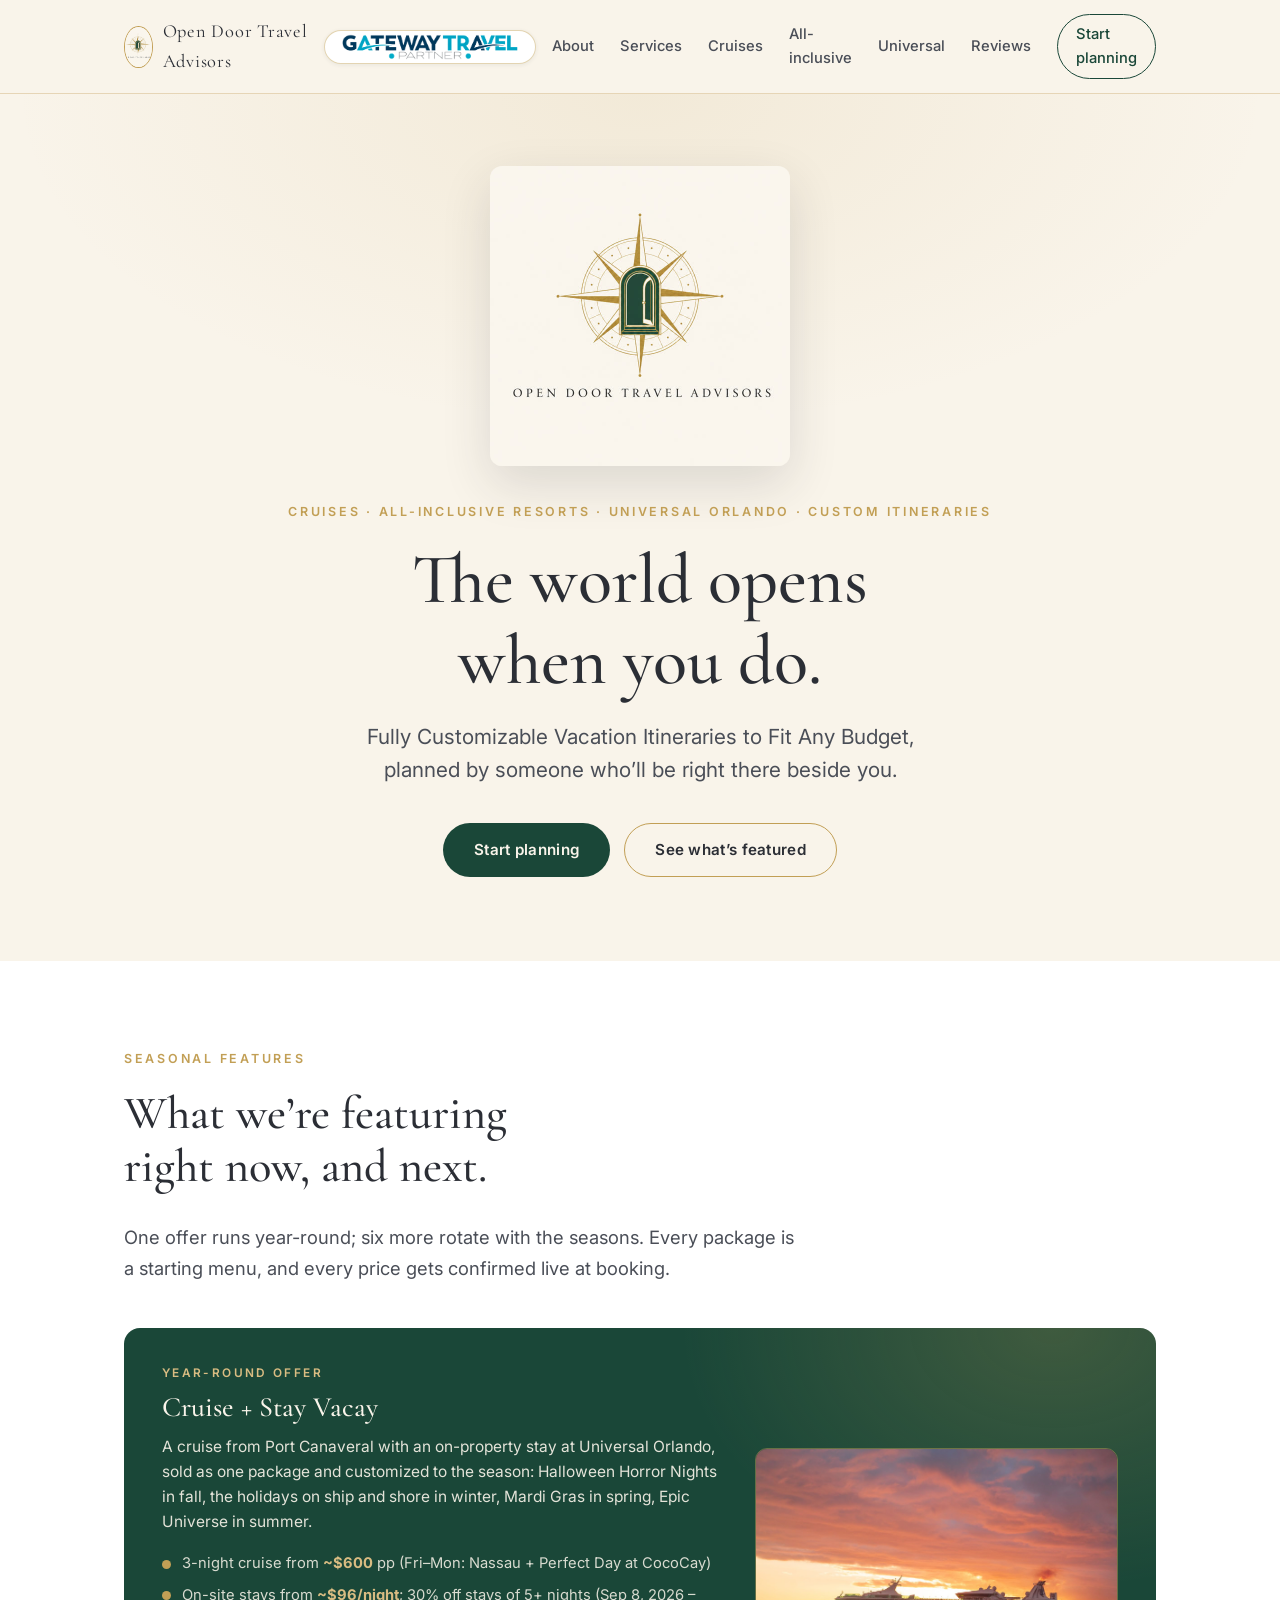
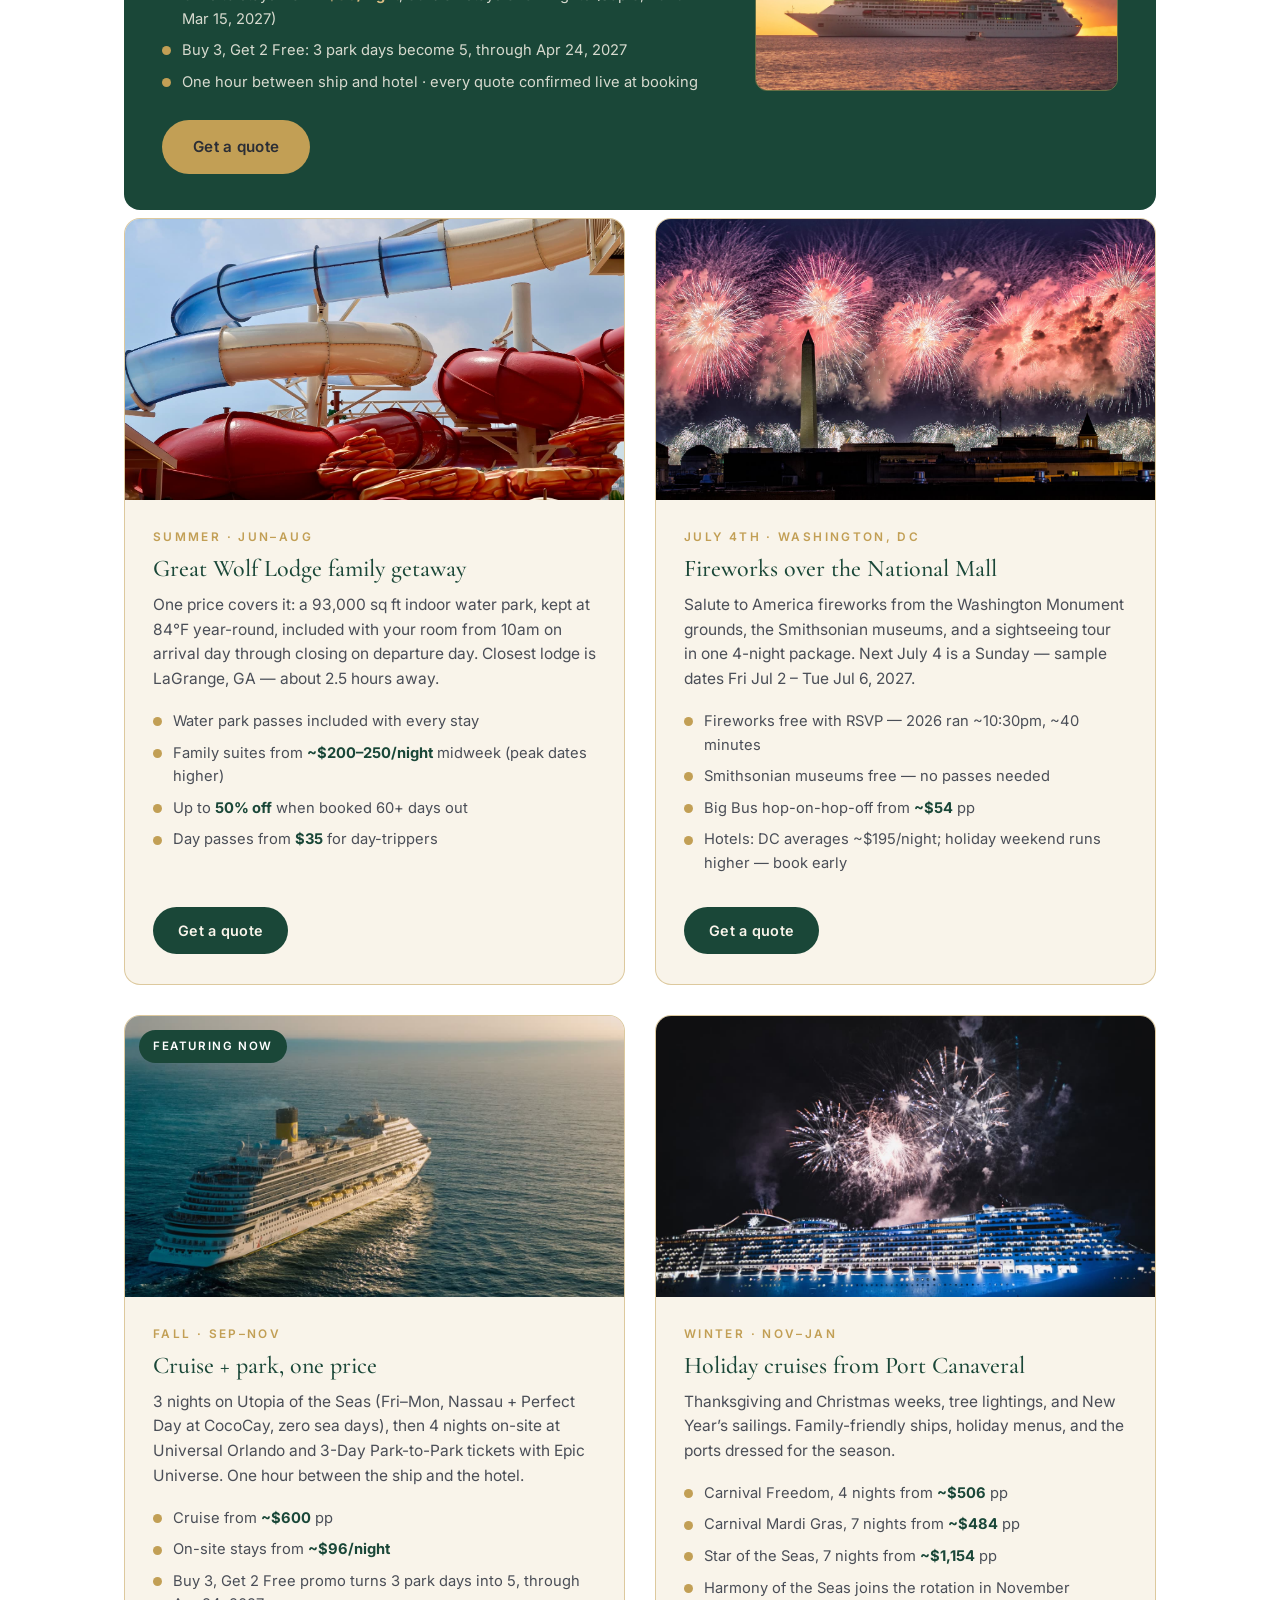
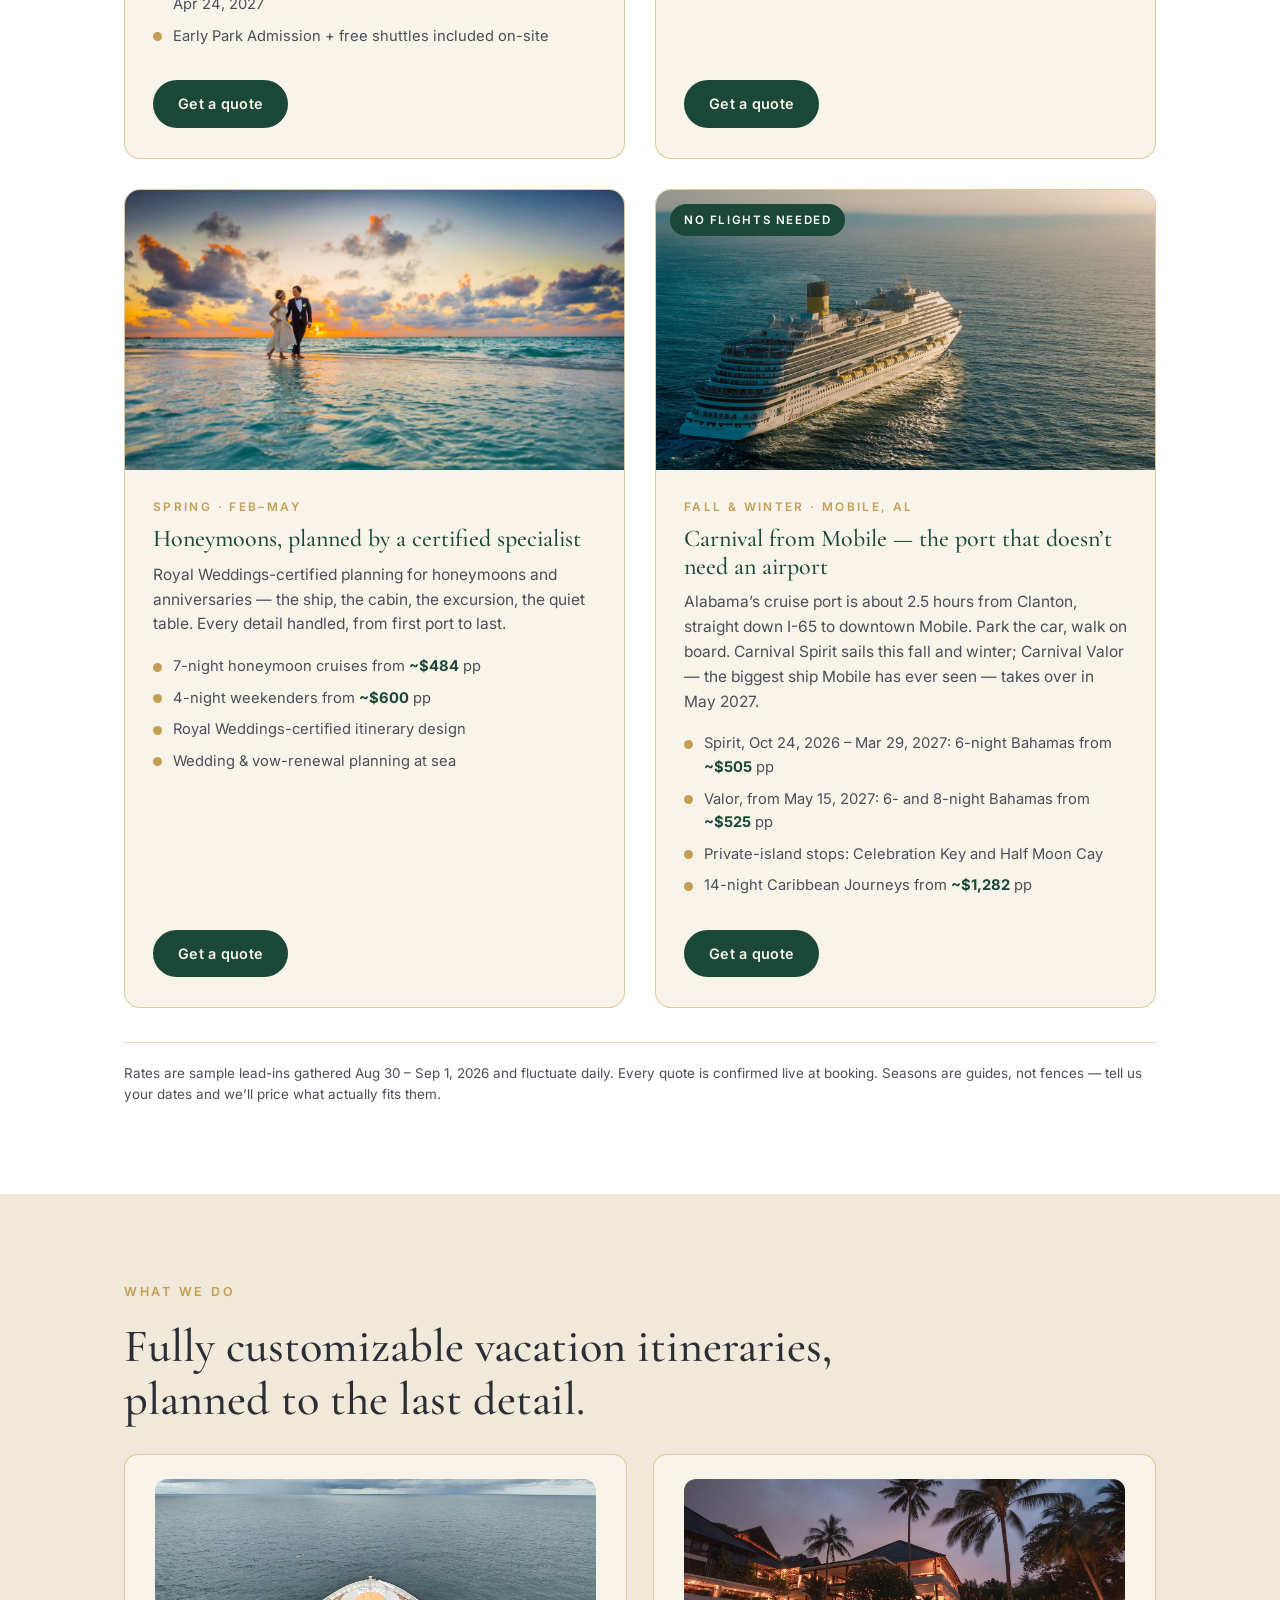
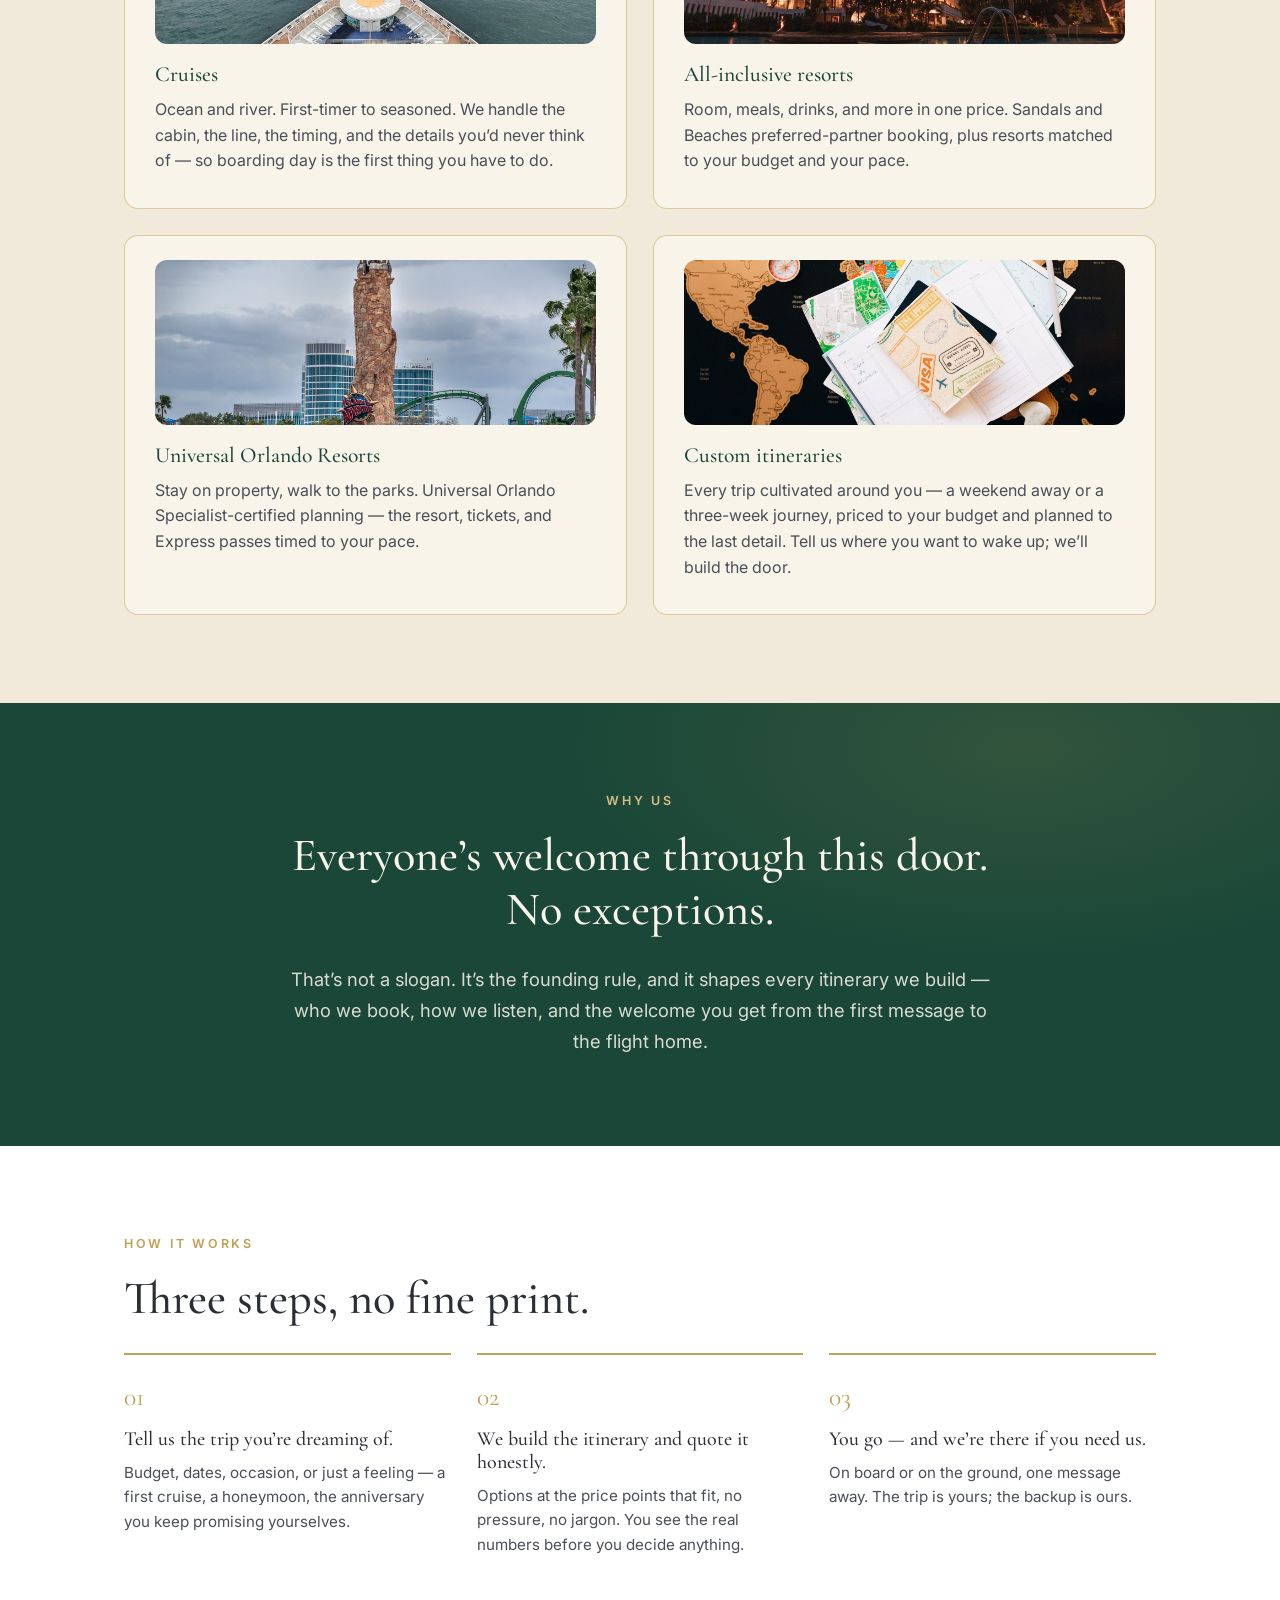
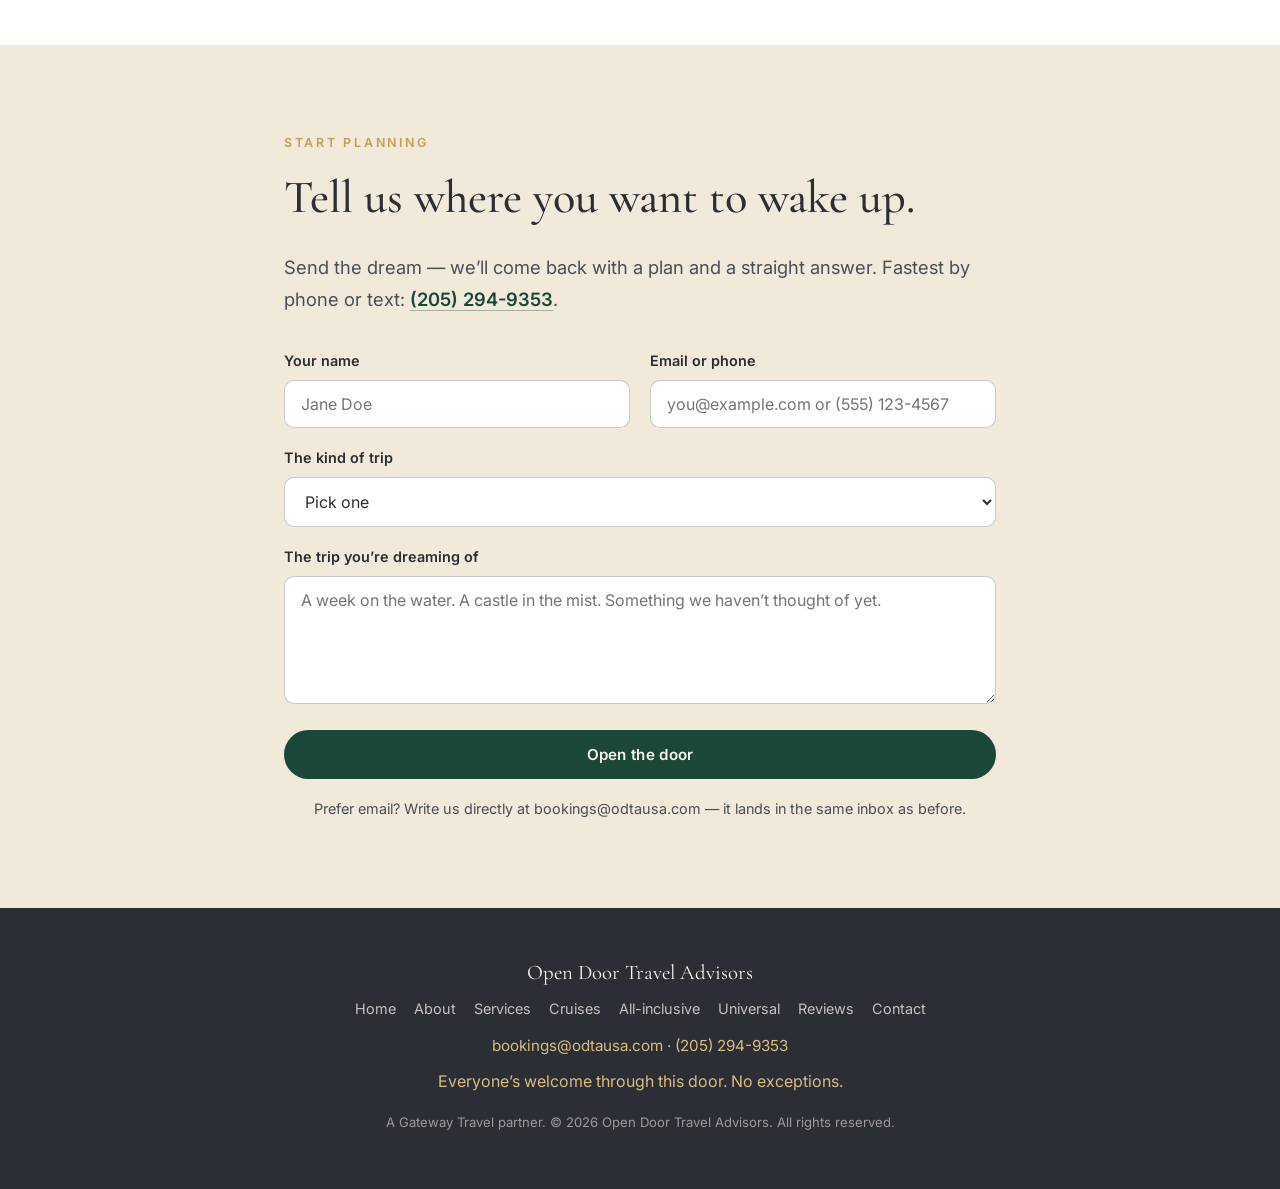
<file: index.html>
<!DOCTYPE html>
<html lang="en">
<head>
  <meta charset="UTF-8" />
  <meta name="viewport" content="width=device-width, initial-scale=1.0" />
  <title>Open Door Travel Advisors — The world opens when you do.</title>
  <meta name="description" content="Fully customizable vacation itineraries to fit any budget, planned by someone who'll be right there beside you. Everyone's welcome through this door. A Gateway Travel partner." />
  <meta property="og:title" content="Open Door Travel Advisors" />
  <meta property="og:description" content="Fully customizable vacation itineraries to fit any budget, planned by someone who'll be right there beside you. Everyone's welcome through this door." />
  <meta property="og:type" content="website" />
  <meta property="og:image" content="logo_emerald.jpg" />
  <link rel="icon" href="logo_emerald.jpg" />
  <link rel="preconnect" href="https://fonts.googleapis.com" />
  <link rel="preconnect" href="https://fonts.gstatic.com" crossorigin />
  <link href="https://fonts.googleapis.com/css2?family=Cormorant+Garamond:ital,wght@0,400;0,500;0,600;1,400&family=Inter:wght@400;500;600&display=swap" rel="stylesheet" />
  <link rel="stylesheet" href="styles.css" />
  <!-- Google Analytics 4 -->
  <script async src="https://www.googletagmanager.com/gtag/js?id=G-C7EV8BQ2J8"></script>
  <script>
    window.dataLayer = window.dataLayer || [];
    function gtag(){dataLayer.push(arguments);}
    gtag('js', new Date());
    gtag('config', 'G-C7EV8BQ2J8');
    document.addEventListener('submit', function (e) {
      if (e.target && e.target.matches && e.target.matches('form')) {
        gtag('event', 'generate_lead', { event_category: 'form', event_label: 'contact_form' });
      }
    });
  </script>
<script type="application/ld+json">
{
  "@context": "https://schema.org",
  "@type": "TravelAgency",
  "name": "Open Door Travel Advisors",
  "description": "Fully customizable vacation itineraries to fit any budget: cruises, all-inclusive resorts, Universal Orlando, and custom trips. Everyone's welcome through this door. A Gateway Travel partner.",
  "url": "https://odtausa.com",
  "logo": "https://odtausa.com/logo_emerald.jpg",
  "email": "bookings@odtausa.com",
  "telephone": "+1-205-294-9353",
  "priceRange": "$$",
  "areaServed": [
    "Clanton",
    "Chilton County",
    "Alabama",
    "United States"
  ]
}
</script>
</head>
<body>

  <header class="site-header">
    <div class="wrap header-inner">
      <a class="brand" href="index.html">
        <span class="brand-glyph" aria-hidden="true"><img src="logo_emerald.jpg" alt="" /></span>
        <span class="brand-name">Open Door Travel Advisors</span>
      </a>
      <span class="gateway-badge">
        <img src="gateway_logo.png" alt="Gateway Travel Partner" width="1000" height="188" />
      </span>
      <input type="checkbox" id="nav-toggle" class="nav-toggle" />
      <label for="nav-toggle" class="nav-burger" aria-label="Menu"></label>
      <nav class="site-nav" aria-label="Main">
        <a href="about.html">About</a>
        <a href="services.html">Services</a>
        <a href="cruises.html">Cruises</a>
        <a href="all-inclusive.html">All-inclusive</a>
        <a href="universal.html">Universal</a>
        <a href="reviews.html">Reviews</a>
        <a href="#contact" class="nav-cta">Start planning</a>
      </nav>
    </div>
  </header>

  <main id="top">

    <!-- HERO -->
    <section class="hero">
      <div class="wrap hero-inner">
        <img class="hero-logo" src="logo_emerald.jpg" alt="Open Door Travel Advisors compass emblem" width="600" height="600" />
        <p class="eyebrow">Cruises &middot; All-inclusive resorts &middot; Universal Orlando &middot; Custom itineraries</p>
        <h1>The world opens<br />when you do.</h1>
        <p class="hero-sub">Fully Customizable Vacation Itineraries to Fit Any Budget, planned by someone who&rsquo;ll be right there beside you.</p>
        <div class="hero-actions">
          <a class="btn btn-primary" href="#contact">Start planning</a>
          <a class="btn btn-ghost" href="#seasonal">See what&rsquo;s featured</a>
        </div>
      </div>
    </section>

    <!-- SEASONAL FEATURES -->
    <section id="seasonal" class="section section-light">
      <div class="wrap">
        <p class="eyebrow">Seasonal features</p>
        <h2>What we&rsquo;re featuring<br />right now, and next.</h2>
        <p class="lead seasonal-lead">One offer runs year-round; six more rotate with the seasons. Every package is a starting menu, and every price gets confirmed live at booking.</p>

        <article class="yearband with-photo">
          <div class="yearband-copy">
          <p class="yearband-kicker">Year-round offer</p>
          <h3>Cruise + Stay Vacay</h3>
          <p class="yearband-desc">A cruise from Port Canaveral with an on-property stay at Universal Orlando, sold as one package and customized to the season: Halloween Horror Nights in fall, the holidays on ship and shore in winter, Mardi Gras in spring, Epic Universe in summer.</p>
          <ul class="yearband-facts">
            <li>3-night cruise from <strong>~$600</strong> pp (Fri&ndash;Mon: Nassau + Perfect Day at CocoCay)</li>
            <li>On-site stays from <strong>~$96/night</strong>; 30% off stays of 5+ nights (Sep 8, 2026 &ndash; Mar 15, 2027)</li>
            <li>Buy 3, Get 2 Free: 3 park days become 5, through Apr 24, 2027</li>
            <li>One hour between ship and hotel &middot; every quote confirmed live at booking</li>
          </ul>
          <a class="btn btn-gold" href="#contact">Get a quote</a>
          </div>
          <div class="yearband-media">
            <img src="cruise_sunset.jpg" alt="Cruise ship at golden hour" loading="lazy" />
          </div>
        </article>

        <div class="season-grid">

          <article class="season-card">
            <div class="season-img">
              <img src="summer_waterpark.jpg" alt="Colorful water park slides" loading="lazy" />
            </div>
            <div class="season-body">
              <p class="season-label">Summer &middot; Jun&ndash;Aug</p>
              <h3>Great Wolf Lodge family getaway</h3>
              <p class="season-desc">One price covers it: a 93,000 sq ft indoor water park, kept at 84&deg;F year-round, included with your room from 10am on arrival day through closing on departure day. Closest lodge is LaGrange, GA &mdash; about 2.5 hours away.</p>
              <ul class="season-facts">
                <li>Water park passes included with every stay</li>
                <li>Family suites from <strong>~$200&ndash;250/night</strong> midweek (peak dates higher)</li>
                <li>Up to <strong>50% off</strong> when booked 60+ days out</li>
                <li>Day passes from <strong>$35</strong> for day-trippers</li>
              </ul>
              <a class="btn btn-primary btn-sm" href="#contact">Get a quote</a>
            </div>
          </article>

          <article class="season-card">
            <div class="season-img">
              <img src="summer_dc.jpg" alt="Fireworks over the Washington Monument" loading="lazy" />
            </div>
            <div class="season-body">
              <p class="season-label">July 4th &middot; Washington, DC</p>
              <h3>Fireworks over the National Mall</h3>
              <p class="season-desc">Salute to America fireworks from the Washington Monument grounds, the Smithsonian museums, and a sightseeing tour in one 4-night package. Next July 4 is a Sunday &mdash; sample dates Fri Jul 2 &ndash; Tue Jul 6, 2027.</p>
              <ul class="season-facts">
                <li>Fireworks free with RSVP &mdash; 2026 ran ~10:30pm, ~40 minutes</li>
                <li>Smithsonian museums free &mdash; no passes needed</li>
                <li>Big Bus hop-on-hop-off from <strong>~$54</strong> pp</li>
                <li>Hotels: DC averages ~$195/night; holiday weekend runs higher &mdash; book early</li>
              </ul>
              <a class="btn btn-primary btn-sm" href="#contact">Get a quote</a>
            </div>
          </article>

          <article class="season-card">
            <div class="season-img">
              <img src="fall.jpg" alt="Cruise ship at golden hour" loading="lazy" />
              <span class="season-tag tag-now">Featuring now</span>
            </div>
            <div class="season-body">
              <p class="season-label">Fall &middot; Sep&ndash;Nov</p>
              <h3>Cruise + park, one price</h3>
              <p class="season-desc">3 nights on Utopia of the Seas (Fri&ndash;Mon, Nassau + Perfect Day at CocoCay, zero sea days), then 4 nights on-site at Universal Orlando and 3-Day Park-to-Park tickets with Epic Universe. One hour between the ship and the hotel.</p>
              <ul class="season-facts">
                <li>Cruise from <strong>~$600</strong> pp</li>
                <li>On-site stays from <strong>~$96/night</strong></li>
                <li>Buy 3, Get 2 Free promo turns 3 park days into 5, through Apr 24, 2027</li>
                <li>Early Park Admission + free shuttles included on-site</li>
              </ul>
              <a class="btn btn-primary btn-sm" href="#contact">Get a quote</a>
            </div>
          </article>

          <article class="season-card">
            <div class="season-img">
              <img src="winter.jpg" alt="Illuminated cruise ship at night with fireworks" loading="lazy" />
            </div>
            <div class="season-body">
              <p class="season-label">Winter &middot; Nov&ndash;Jan</p>
              <h3>Holiday cruises from Port Canaveral</h3>
              <p class="season-desc">Thanksgiving and Christmas weeks, tree lightings, and New Year&rsquo;s sailings. Family-friendly ships, holiday menus, and the ports dressed for the season.</p>
              <ul class="season-facts">
                <li>Carnival Freedom, 4 nights from <strong>~$506</strong> pp</li>
                <li>Carnival Mardi Gras, 7 nights from <strong>~$484</strong> pp</li>
                <li>Star of the Seas, 7 nights from <strong>~$1,154</strong> pp</li>
                <li>Harmony of the Seas joins the rotation in November</li>
              </ul>
              <a class="btn btn-primary btn-sm" href="#contact">Get a quote</a>
            </div>
          </article>

          <article class="season-card">
            <div class="season-img">
              <img src="spring.jpg" alt="Newlywed couple walking on a tropical beach at sunset" loading="lazy" />
            </div>
            <div class="season-body">
              <p class="season-label">Spring &middot; Feb&ndash;May</p>
              <h3>Honeymoons, planned by a certified specialist</h3>
              <p class="season-desc">Royal Weddings-certified planning for honeymoons and anniversaries &mdash; the ship, the cabin, the excursion, the quiet table. Every detail handled, from first port to last.</p>
              <ul class="season-facts">
                <li>7-night honeymoon cruises from <strong>~$484</strong> pp</li>
                <li>4-night weekenders from <strong>~$600</strong> pp</li>
                <li>Royal Weddings-certified itinerary design</li>
                <li>Wedding &amp; vow-renewal planning at sea</li>
              </ul>
              <a class="btn btn-primary btn-sm" href="#contact">Get a quote</a>
            </div>
          </article>

          <article class="season-card">
            <div class="season-img">
              <img src="cruise_sailing.jpg" alt="Cruise ship sailing at sunset" loading="lazy" />
              <span class="season-tag tag-now">No flights needed</span>
            </div>
            <div class="season-body">
              <p class="season-label">Fall &amp; winter &middot; Mobile, AL</p>
              <h3>Carnival from Mobile &mdash; the port that doesn&rsquo;t need an airport</h3>
              <p class="season-desc">Alabama&rsquo;s cruise port is about 2.5 hours from Clanton, straight down I-65 to downtown Mobile. Park the car, walk on board. Carnival Spirit sails this fall and winter; Carnival Valor &mdash; the biggest ship Mobile has ever seen &mdash; takes over in May 2027.</p>
              <ul class="season-facts">
                <li>Spirit, Oct 24, 2026 &ndash; Mar 29, 2027: 6-night Bahamas from <strong>~$505</strong> pp</li>
                <li>Valor, from May 15, 2027: 6- and 8-night Bahamas from <strong>~$525</strong> pp</li>
                <li>Private-island stops: Celebration Key and Half Moon Cay</li>
                <li>14-night Caribbean Journeys from <strong>~$1,282</strong> pp</li>
              </ul>
              <a class="btn btn-primary btn-sm" href="#contact">Get a quote</a>
            </div>
          </article>

        </div>

        <p class="season-disclaimer">Rates are sample lead-ins gathered Aug 30 &ndash; Sep 1, 2026 and fluctuate daily. Every quote is confirmed live at booking. Seasons are guides, not fences &mdash; tell us your dates and we&rsquo;ll price what actually fits them.</p>
      </div>
    </section>

    <!-- WHAT WE DO -->
    <section id="what-we-do" class="section section-light-alt">
      <div class="wrap">
        <p class="eyebrow">What we do</p>
        <h2>Fully customizable vacation itineraries,<br />planned to the last detail.</h2>
        <div class="cards">
          <article class="card">
            <div class="card-img"><img src="ship_bow.jpg" alt="Bow of a cruise ship at sea" loading="lazy" /></div>
            <h3>Cruises</h3>
            <p>Ocean and river. First-timer to seasoned. We handle the cabin, the line, the timing, and the details you&rsquo;d never think of &mdash; so boarding day is the first thing you have to do.</p>
          </article>
          <article class="card">
            <div class="card-img"><img src="resort_pool.jpg" alt="Resort pool at dusk" loading="lazy" /></div>
            <h3>All-inclusive resorts</h3>
            <p>Room, meals, drinks, and more in one price. Sandals and Beaches preferred-partner booking, plus resorts matched to your budget and your pace.</p>
          </article>
          <article class="card">
            <div class="card-img"><img src="universal_ioa.jpg" alt="Islands of Adventure at Universal Orlando" loading="lazy" /></div>
            <h3>Universal Orlando Resorts</h3>
            <p>Stay on property, walk to the parks. Universal Orlando Specialist-certified planning &mdash; the resort, tickets, and Express passes timed to your pace.</p>
          </article>
          <article class="card">
            <div class="card-img"><img src="planning.jpg" alt="Travel planning with map and compass" loading="lazy" /></div>
            <h3>Custom itineraries</h3>
            <p>Every trip cultivated around you &mdash; a weekend away or a three-week journey, priced to your budget and planned to the last detail. Tell us where you want to wake up; we&rsquo;ll build the door.</p>
          </article>
        </div>
      </div>
    </section>

    <!-- WHY US -->
    <section id="why-us" class="section section-emerald">
      <div class="wrap narrow">
        <p class="eyebrow eyebrow-light">Why us</p>
        <h2>Everyone&rsquo;s welcome through this door. No exceptions.</h2>
        <p class="lead">That&rsquo;s not a slogan. It&rsquo;s the founding rule, and it shapes every itinerary we build &mdash; who we book, how we listen, and the welcome you get from the first message to the flight home.</p>
      </div>
    </section>

    <!-- HOW IT WORKS -->
    <section id="how-it-works" class="section section-light">
      <div class="wrap">
        <p class="eyebrow">How it works</p>
        <h2>Three steps, no fine print.</h2>
        <ol class="steps">
          <li>
            <span class="step-num">01</span>
            <h3>Tell us the trip you&rsquo;re dreaming of.</h3>
            <p>Budget, dates, occasion, or just a feeling &mdash; a first cruise, a honeymoon, the anniversary you keep promising yourselves.</p>
          </li>
          <li>
            <span class="step-num">02</span>
            <h3>We build the itinerary and quote it honestly.</h3>
            <p>Options at the price points that fit, no pressure, no jargon. You see the real numbers before you decide anything.</p>
          </li>
          <li>
            <span class="step-num">03</span>
            <h3>You go &mdash; and we&rsquo;re there if you need us.</h3>
            <p>On board or on the ground, one message away. The trip is yours; the backup is ours.</p>
          </li>
        </ol>
      </div>
    </section>

    <!-- CONTACT -->
    <section id="contact" class="section section-light-alt">
      <div class="wrap narrow">
        <p class="eyebrow">Start planning</p>
        <h2>Tell us where you want to wake up.</h2>
        <p class="lead">Send the dream &mdash; we&rsquo;ll come back with a plan and a straight answer. Fastest by phone or text: <a class="contact-link" href="tel:+12052949353">(205) 294-9353</a>.</p>
        <form class="contact-form" action="https://formspree.io/f/xvkoaovl" method="post">
          <input type="hidden" name="_subject" value="New website inquiry &mdash; odtausa.com" />
          <input type="hidden" name="_next" value="https://odtausa.com/index.html#contact" />
          <input type="text" name="_gotcha" style="display:none" tabindex="-1" autocomplete="off" aria-hidden="true" />
          <div class="field-row">
            <label>Your name
              <input type="text" name="name" placeholder="Jane Doe" required />
            </label>
            <label>Email or phone
              <input type="text" name="contact" placeholder="you@example.com or (555) 123-4567" required />
            </label>
          </div>
          <label>The kind of trip
            <select name="trip_type" required>
              <option value="" selected disabled>Pick one</option>
              <option>Cruise</option>
              <option>All-inclusive resort</option>
              <option>Universal Orlando</option>
              <option>Custom itinerary</option>
              <option>Cruise from Mobile, AL (Carnival)</option>
            </select>
          </label>
          <label>The trip you&rsquo;re dreaming of
            <textarea name="dream" rows="5" placeholder="A week on the water. A castle in the mist. Something we haven&rsquo;t thought of yet." required></textarea>
          </label>
          <button class="btn btn-primary btn-block" type="submit">Open the door</button>
        </form>
        <p class="form-note">Prefer email? Write us directly at bookings@odtausa.com &mdash; it lands in the same inbox as before.</p>
      </div>
    </section>

  </main>

  <footer class="site-footer">
    <div class="wrap footer-inner">
      <p class="footer-brand">Open Door Travel Advisors</p>
      <nav class="footer-nav" aria-label="Footer">
        <a href="index.html">Home</a>
        <a href="about.html">About</a>
        <a href="services.html">Services</a>
        <a href="cruises.html">Cruises</a>
        <a href="all-inclusive.html">All-inclusive</a>
        <a href="universal.html">Universal</a>
        <a href="reviews.html">Reviews</a>
        <a href="#contact">Contact</a>
      </nav>
      <p class="footer-contact">bookings@odtausa.com &middot; (205) 294-9353</p>
      <p class="footer-tag">Everyone&rsquo;s welcome through this door. No exceptions.</p>
      <p class="footer-legal">A Gateway Travel partner. &copy; 2026 Open Door Travel Advisors. All rights reserved.</p>
    </div>
  </footer>

</body>
</html>
</file>
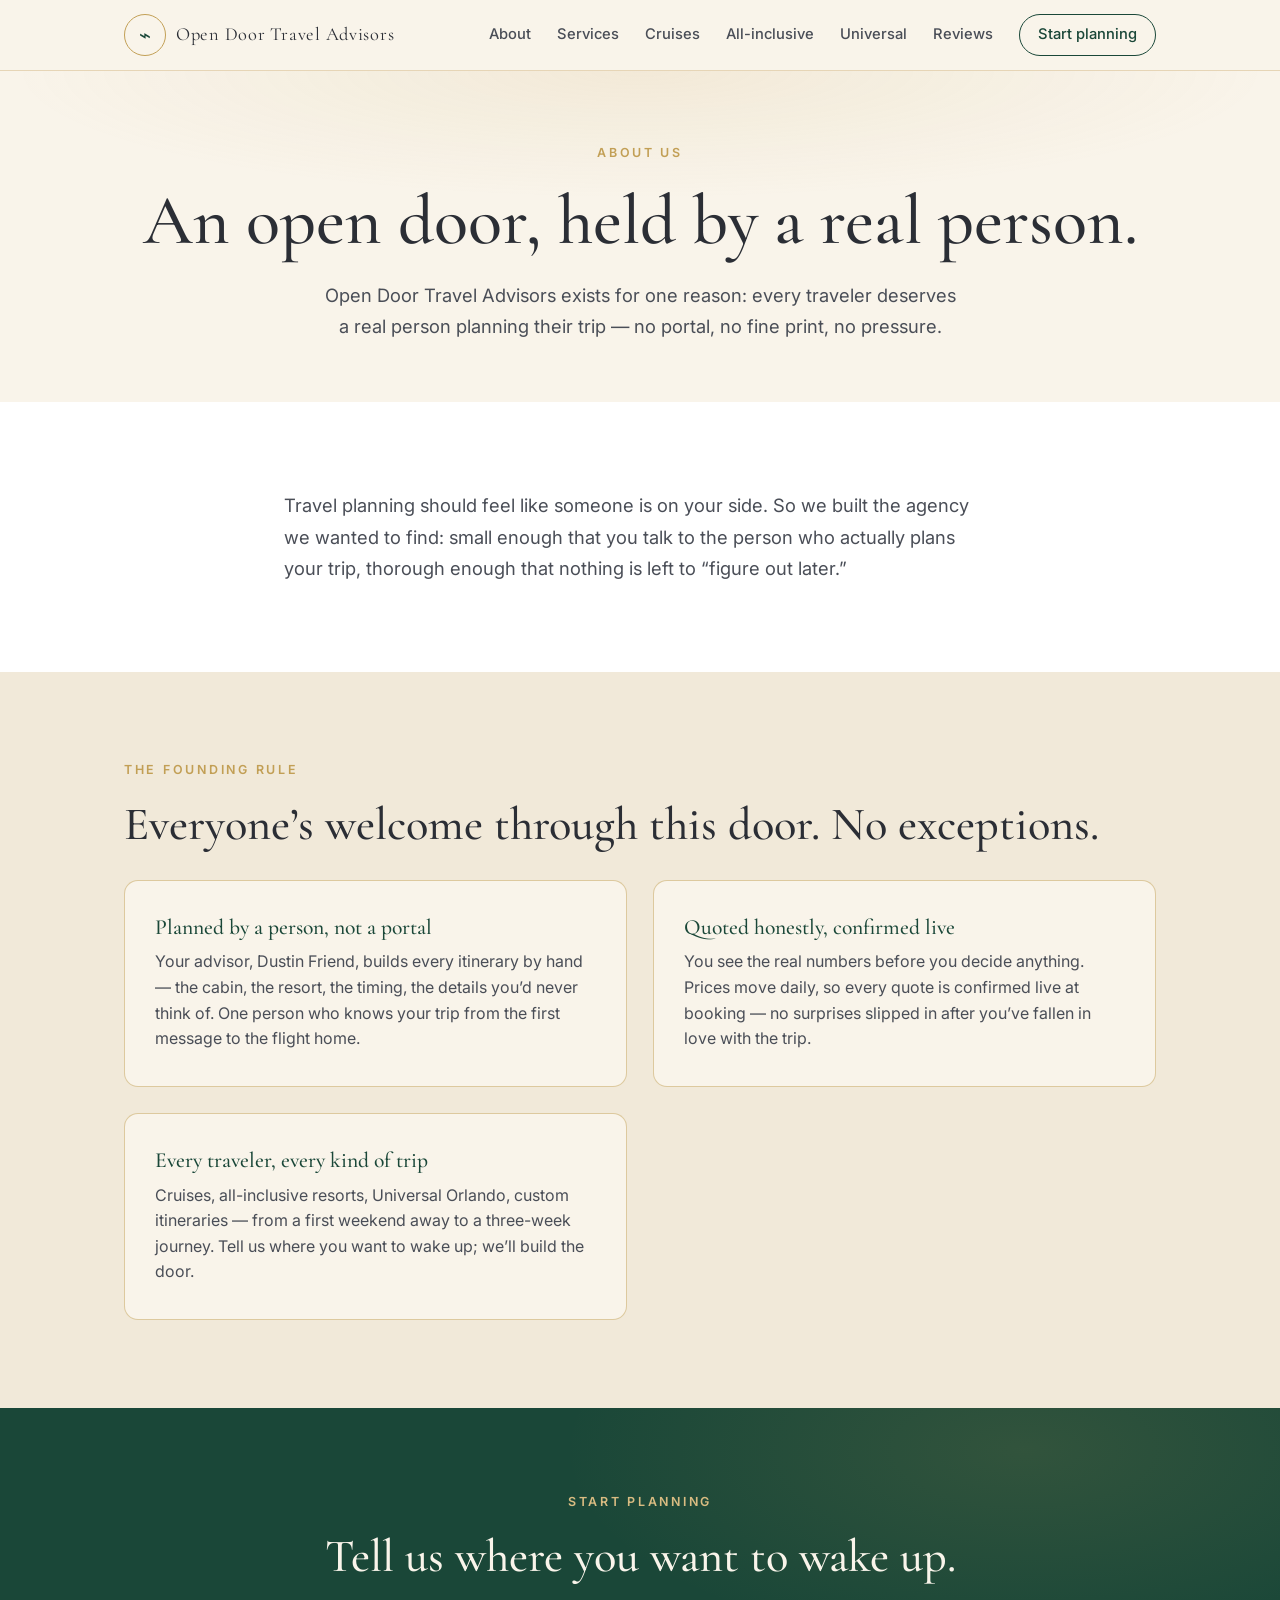
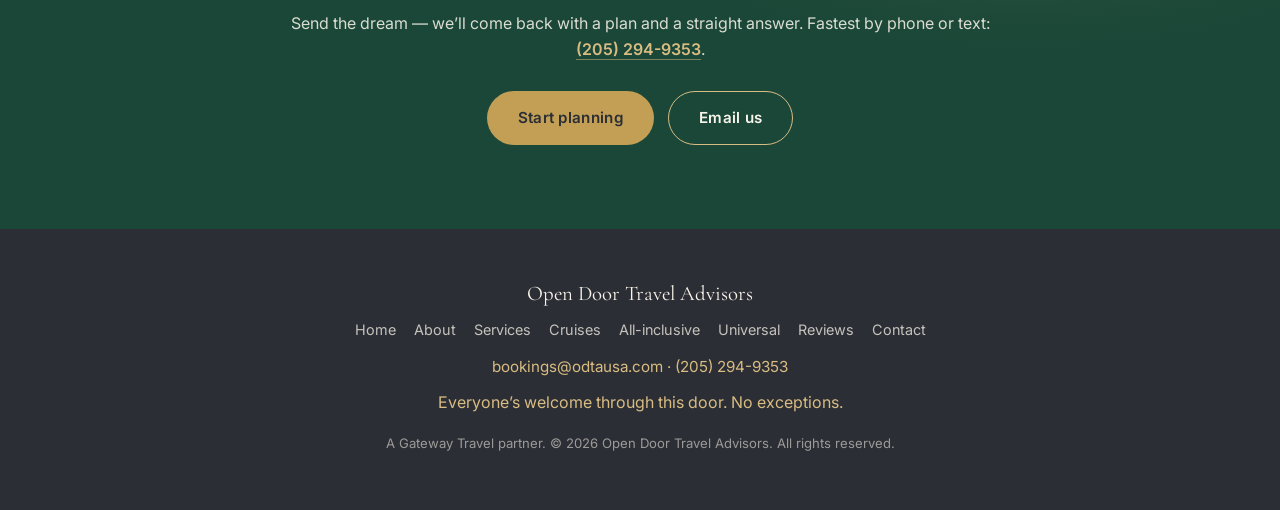
<file: about (1).html>
<!DOCTYPE html>
<html lang="en">
<head>
  <meta charset="UTF-8" />
  <meta name="viewport" content="width=device-width, initial-scale=1.0" />
  <title>About Us — Open Door Travel Advisors</title>
  <meta name="description" content="An open door, held by a real person. Everyone's welcome, no exceptions. A Gateway Travel partner." />
  <link rel="icon" href="logo_emerald.jpg" />
  <link rel="preconnect" href="https://fonts.googleapis.com" />
  <link rel="preconnect" href="https://fonts.gstatic.com" crossorigin />
  <link href="https://fonts.googleapis.com/css2?family=Cormorant+Garamond:ital,wght@0,400;0,500;0,600;1,400&family=Inter:wght@400;500;600&display=swap" rel="stylesheet" />
  <link rel="stylesheet" href="styles.css" />
</head>
<body>

  <header class="site-header">
    <div class="wrap header-inner">
      <a class="brand" href="index.html">
        <span class="brand-glyph" aria-hidden="true">&#8961;</span>
        <span class="brand-name">Open Door Travel Advisors</span>
      </a>
      <input type="checkbox" id="nav-toggle" class="nav-toggle" />
      <label for="nav-toggle" class="nav-burger" aria-label="Menu"></label>
      <nav class="site-nav" aria-label="Main">
        <a href="about.html">About</a>
        <a href="services.html">Services</a>
        <a href="cruises.html">Cruises</a>
        <a href="all-inclusive.html">All-inclusive</a>
        <a href="universal.html">Universal</a>
        <a href="reviews.html">Reviews</a>
        <a href="index.html#contact" class="nav-cta">Start planning</a>
      </nav>
    </div>
  </header>

  <main>

    <section class="page-hero">
      <div class="wrap">
        <p class="eyebrow">About us</p>
        <h1>An open door, held by a real person.</h1>
        <p class="lead page-lead">Open Door Travel Advisors exists for one reason: every traveler deserves a real person planning their trip &mdash; no portal, no fine print, no pressure.</p>
      </div>
    </section>

    <section class="section section-light">
      <div class="wrap prose">
        <p class="lead">Travel planning should feel like someone is on your side. So we built the agency we wanted to find: small enough that you talk to the person who actually plans your trip, thorough enough that nothing is left to &ldquo;figure out later.&rdquo;</p>
      </div>
    </section>

    <section class="section section-light-alt">
      <div class="wrap">
        <p class="eyebrow">The founding rule</p>
        <h2>Everyone&rsquo;s welcome through this door. No exceptions.</h2>
        <div class="cards">
          <article class="card">
            <h3>Planned by a person, not a portal</h3>
            <p>Your advisor, Dustin Friend, builds every itinerary by hand &mdash; the cabin, the resort, the timing, the details you&rsquo;d never think of. One person who knows your trip from the first message to the flight home.</p>
          </article>
          <article class="card">
            <h3>Quoted honestly, confirmed live</h3>
            <p>You see the real numbers before you decide anything. Prices move daily, so every quote is confirmed live at booking &mdash; no surprises slipped in after you&rsquo;ve fallen in love with the trip.</p>
          </article>
          <article class="card">
            <h3>Every traveler, every kind of trip</h3>
            <p>Cruises, all-inclusive resorts, Universal Orlando, custom itineraries &mdash; from a first weekend away to a three-week journey. Tell us where you want to wake up; we&rsquo;ll build the door.</p>
          </article>
        </div>
      </div>
    </section>

    <section class="cta-band">
      <div class="wrap narrow">
        <p class="eyebrow eyebrow-light">Start planning</p>
        <h2>Tell us where you want to wake up.</h2>
        <p class="cta-lead">Send the dream &mdash; we&rsquo;ll come back with a plan and a straight answer. Fastest by phone or text: <a class="contact-link contact-link-light" href="tel:+12052949353">(205) 294-9353</a>.</p>
        <div class="cta-actions">
          <a class="btn btn-gold" href="index.html#contact">Start planning</a>
          <a class="btn btn-ghost-light" href="mailto:bookings@odtausa.com">Email us</a>
        </div>
      </div>
    </section>

  </main>

  <footer class="site-footer">
    <div class="wrap footer-inner">
      <p class="footer-brand">Open Door Travel Advisors</p>
      <nav class="footer-nav" aria-label="Footer">
        <a href="index.html">Home</a>
        <a href="about.html">About</a>
        <a href="services.html">Services</a>
        <a href="cruises.html">Cruises</a>
        <a href="all-inclusive.html">All-inclusive</a>
        <a href="universal.html">Universal</a>
        <a href="reviews.html">Reviews</a>
        <a href="index.html#contact">Contact</a>
      </nav>
      <p class="footer-contact">bookings@odtausa.com &middot; (205) 294-9353</p>
      <p class="footer-tag">Everyone&rsquo;s welcome through this door. No exceptions.</p>
      <p class="footer-legal">A Gateway Travel partner. &copy; 2026 Open Door Travel Advisors. All rights reserved.</p>
    </div>
  </footer>

</body>
</html>
</file>
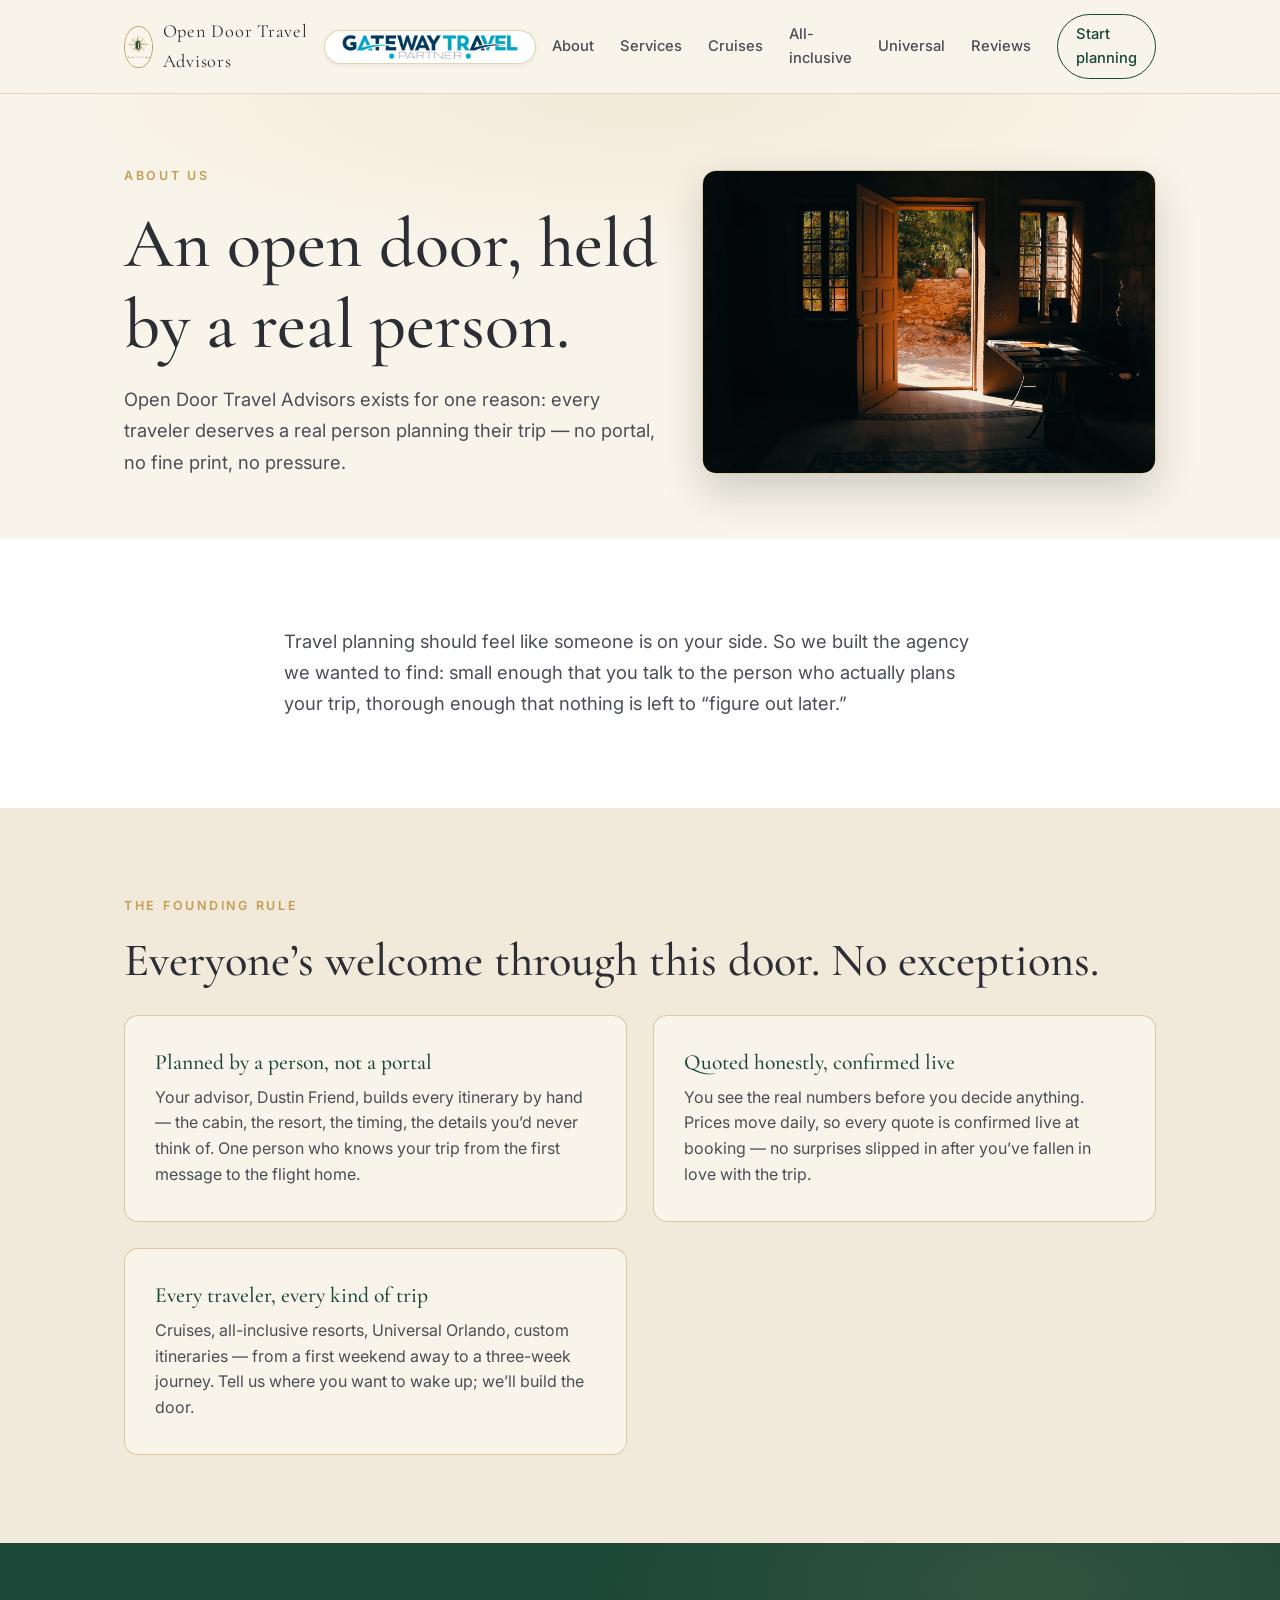
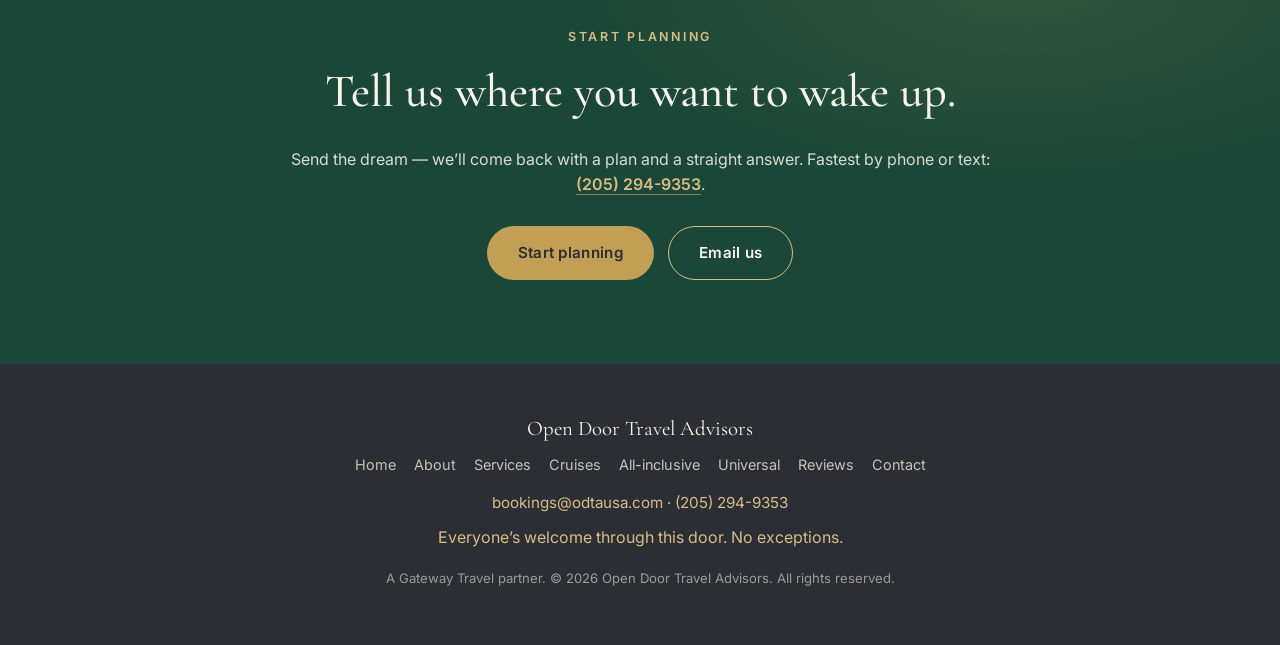
<file: about.html>
<!DOCTYPE html>
<html lang="en">
<head>
  <meta charset="UTF-8" />
  <meta name="viewport" content="width=device-width, initial-scale=1.0" />
  <title>About Us — Open Door Travel Advisors</title>
  <meta name="description" content="An open door, held by a real person. Everyone's welcome, no exceptions. A Gateway Travel partner." />
  <link rel="icon" href="logo_emerald.jpg" />
  <link rel="preconnect" href="https://fonts.googleapis.com" />
  <link rel="preconnect" href="https://fonts.gstatic.com" crossorigin />
  <link href="https://fonts.googleapis.com/css2?family=Cormorant+Garamond:ital,wght@0,400;0,500;0,600;1,400&family=Inter:wght@400;500;600&display=swap" rel="stylesheet" />
  <link rel="stylesheet" href="styles.css" />
  <!-- Google Analytics 4 -->
  <script async src="https://www.googletagmanager.com/gtag/js?id=G-C7EV8BQ2J8"></script>
  <script>
    window.dataLayer = window.dataLayer || [];
    function gtag(){dataLayer.push(arguments);}
    gtag('js', new Date());
    gtag('config', 'G-C7EV8BQ2J8');
    document.addEventListener('submit', function (e) {
      if (e.target && e.target.matches && e.target.matches('form')) {
        gtag('event', 'generate_lead', { event_category: 'form', event_label: 'contact_form' });
      }
    });
  </script>
<script type="application/ld+json">
{
  "@context": "https://schema.org",
  "@type": "TravelAgency",
  "name": "Open Door Travel Advisors",
  "description": "Fully customizable vacation itineraries to fit any budget: cruises, all-inclusive resorts, Universal Orlando, and custom trips. Everyone's welcome through this door. A Gateway Travel partner.",
  "url": "https://odtausa.com",
  "logo": "https://odtausa.com/logo_emerald.jpg",
  "email": "bookings@odtausa.com",
  "telephone": "+1-205-294-9353",
  "priceRange": "$$",
  "areaServed": [
    "Clanton",
    "Chilton County",
    "Alabama",
    "United States"
  ]
}
</script>
</head>
<body>

  <header class="site-header">
    <div class="wrap header-inner">
      <a class="brand" href="index.html">
        <span class="brand-glyph" aria-hidden="true"><img src="logo_emerald.jpg" alt="" /></span>
        <span class="brand-name">Open Door Travel Advisors</span>
      </a>
      <span class="gateway-badge">
        <img src="gateway_logo.png" alt="Gateway Travel Partner" width="1000" height="188" />
      </span>
      <input type="checkbox" id="nav-toggle" class="nav-toggle" />
      <label for="nav-toggle" class="nav-burger" aria-label="Menu"></label>
      <nav class="site-nav" aria-label="Main">
        <a href="about.html">About</a>
        <a href="services.html">Services</a>
        <a href="cruises.html">Cruises</a>
        <a href="all-inclusive.html">All-inclusive</a>
        <a href="universal.html">Universal</a>
        <a href="reviews.html">Reviews</a>
        <a href="index.html#contact" class="nav-cta">Start planning</a>
      </nav>
    </div>
  </header>

  <main>

    <section class="page-hero with-photo">
      <div class="wrap">
        <div class="hero-text">
        <p class="eyebrow">About us</p>
        <h1>An open door, held by a real person.</h1>
        <p class="lead page-lead">Open Door Travel Advisors exists for one reason: every traveler deserves a real person planning their trip &mdash; no portal, no fine print, no pressure.</p>
        </div>
        <div class="hero-photo">
          <img src="about_door.jpg" alt="Warm sunlight streaming through an open door" />
        </div>
      </div>
    </section>

    <section class="section section-light">
      <div class="wrap prose">
        <p class="lead">Travel planning should feel like someone is on your side. So we built the agency we wanted to find: small enough that you talk to the person who actually plans your trip, thorough enough that nothing is left to &ldquo;figure out later.&rdquo;</p>
      </div>
    </section>

    <section class="section section-light-alt">
      <div class="wrap">
        <p class="eyebrow">The founding rule</p>
        <h2>Everyone&rsquo;s welcome through this door. No exceptions.</h2>
        <div class="cards">
          <article class="card">
            <h3>Planned by a person, not a portal</h3>
            <p>Your advisor, Dustin Friend, builds every itinerary by hand &mdash; the cabin, the resort, the timing, the details you&rsquo;d never think of. One person who knows your trip from the first message to the flight home.</p>
          </article>
          <article class="card">
            <h3>Quoted honestly, confirmed live</h3>
            <p>You see the real numbers before you decide anything. Prices move daily, so every quote is confirmed live at booking &mdash; no surprises slipped in after you&rsquo;ve fallen in love with the trip.</p>
          </article>
          <article class="card">
            <h3>Every traveler, every kind of trip</h3>
            <p>Cruises, all-inclusive resorts, Universal Orlando, custom itineraries &mdash; from a first weekend away to a three-week journey. Tell us where you want to wake up; we&rsquo;ll build the door.</p>
          </article>
        </div>
      </div>
    </section>

    <section class="cta-band">
      <div class="wrap narrow">
        <p class="eyebrow eyebrow-light">Start planning</p>
        <h2>Tell us where you want to wake up.</h2>
        <p class="cta-lead">Send the dream &mdash; we&rsquo;ll come back with a plan and a straight answer. Fastest by phone or text: <a class="contact-link contact-link-light" href="tel:+12052949353">(205) 294-9353</a>.</p>
        <div class="cta-actions">
          <a class="btn btn-gold" href="index.html#contact">Start planning</a>
          <a class="btn btn-ghost-light" href="mailto:bookings@odtausa.com">Email us</a>
        </div>
      </div>
    </section>

  </main>

  <footer class="site-footer">
    <div class="wrap footer-inner">
      <p class="footer-brand">Open Door Travel Advisors</p>
      <nav class="footer-nav" aria-label="Footer">
        <a href="index.html">Home</a>
        <a href="about.html">About</a>
        <a href="services.html">Services</a>
        <a href="cruises.html">Cruises</a>
        <a href="all-inclusive.html">All-inclusive</a>
        <a href="universal.html">Universal</a>
        <a href="reviews.html">Reviews</a>
        <a href="index.html#contact">Contact</a>
      </nav>
      <p class="footer-contact">bookings@odtausa.com &middot; (205) 294-9353</p>
      <p class="footer-tag">Everyone&rsquo;s welcome through this door. No exceptions.</p>
      <p class="footer-legal">A Gateway Travel partner. &copy; 2026 Open Door Travel Advisors. All rights reserved.</p>
    </div>
  </footer>

</body>
</html>
</file>
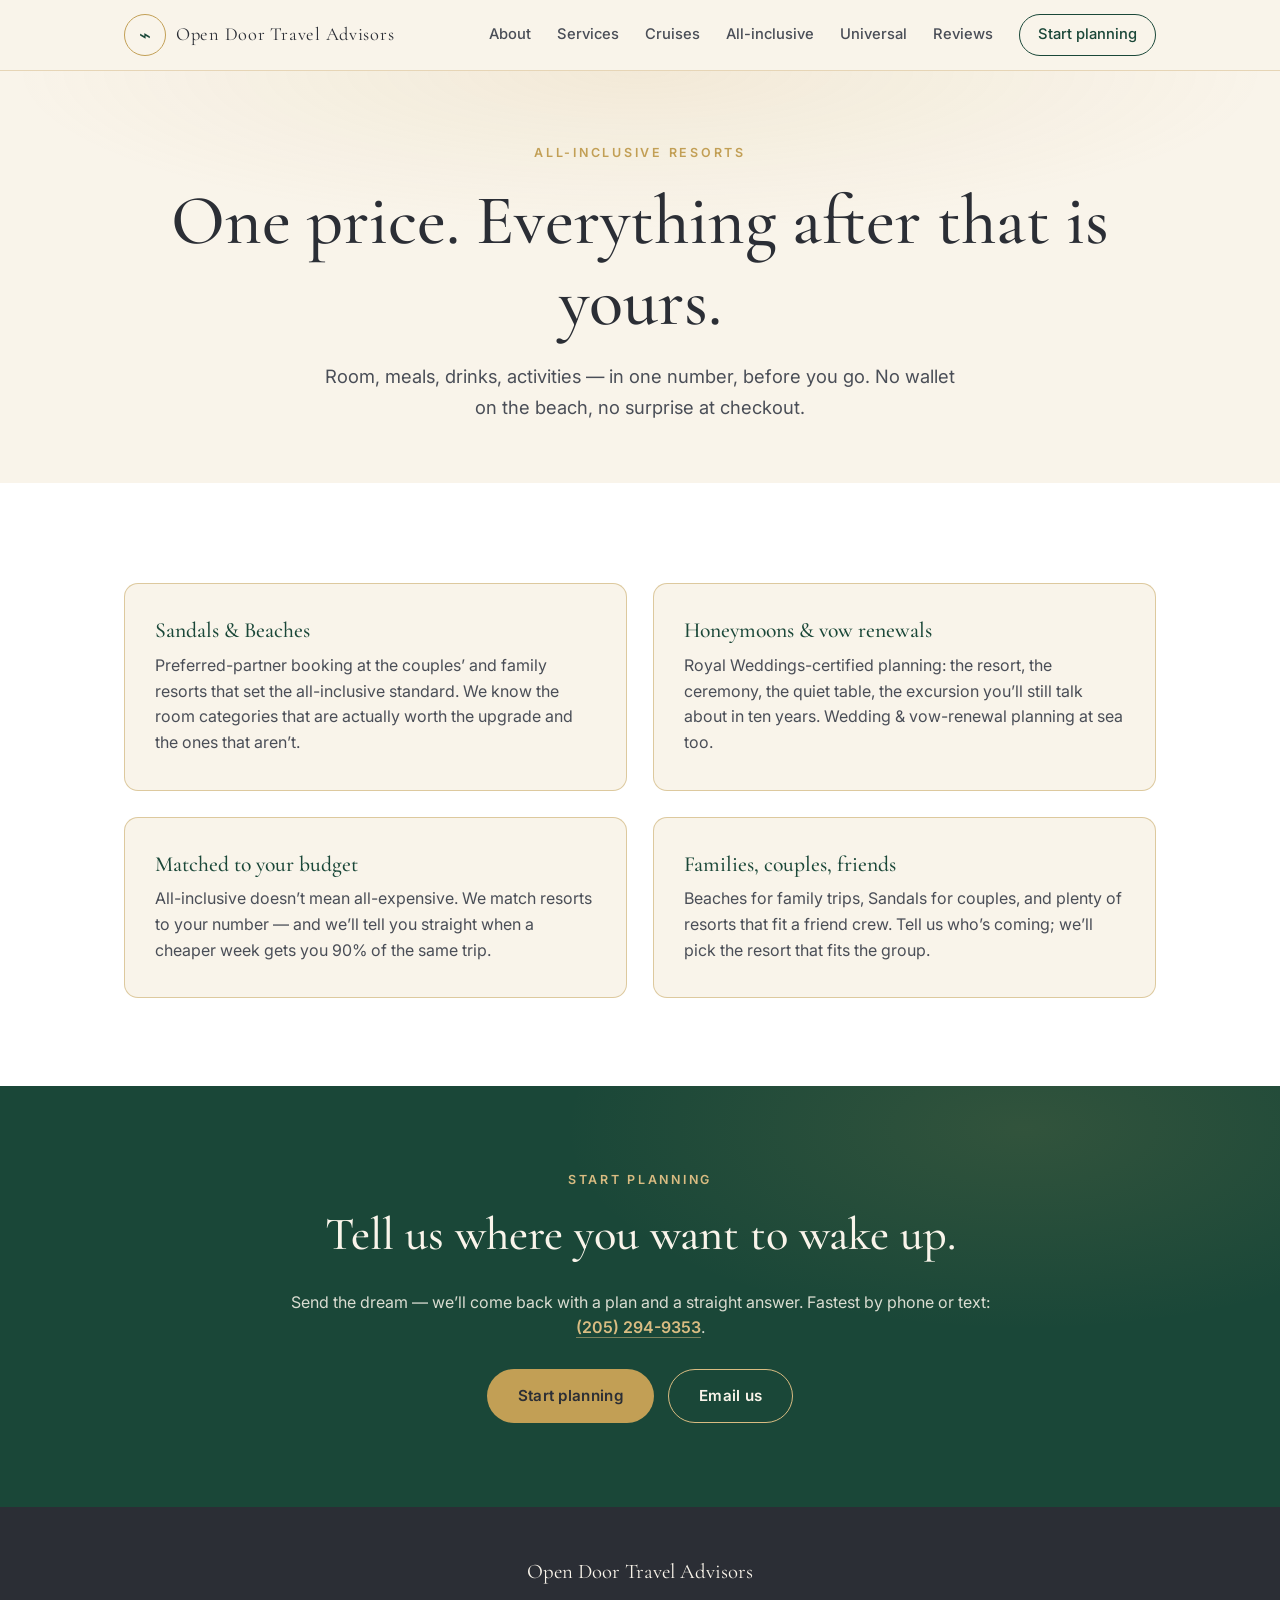
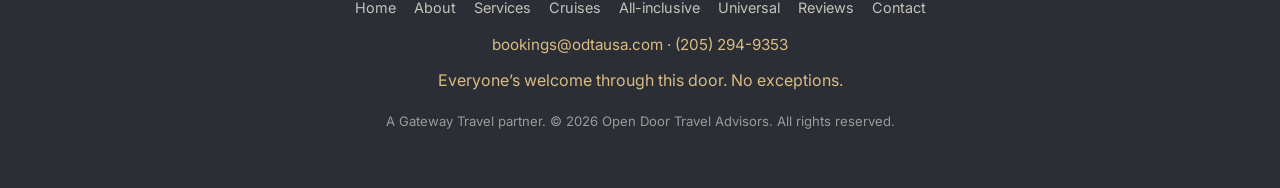
<file: all-inclusive (1).html>
<!DOCTYPE html>
<html lang="en">
<head>
  <meta charset="UTF-8" />
  <meta name="viewport" content="width=device-width, initial-scale=1.0" />
  <title>All-inclusive Resorts — Open Door Travel Advisors</title>
  <meta name="description" content="Sandals and Beaches preferred-partner booking, Royal Weddings-certified honeymoon planning, and resorts matched to your budget." />
  <link rel="icon" href="logo_emerald.jpg" />
  <link rel="preconnect" href="https://fonts.googleapis.com" />
  <link rel="preconnect" href="https://fonts.gstatic.com" crossorigin />
  <link href="https://fonts.googleapis.com/css2?family=Cormorant+Garamond:ital,wght@0,400;0,500;0,600;1,400&family=Inter:wght@400;500;600&display=swap" rel="stylesheet" />
  <link rel="stylesheet" href="styles.css" />
</head>
<body>

  <header class="site-header">
    <div class="wrap header-inner">
      <a class="brand" href="index.html">
        <span class="brand-glyph" aria-hidden="true">&#8961;</span>
        <span class="brand-name">Open Door Travel Advisors</span>
      </a>
      <input type="checkbox" id="nav-toggle" class="nav-toggle" />
      <label for="nav-toggle" class="nav-burger" aria-label="Menu"></label>
      <nav class="site-nav" aria-label="Main">
        <a href="about.html">About</a>
        <a href="services.html">Services</a>
        <a href="cruises.html">Cruises</a>
        <a href="all-inclusive.html">All-inclusive</a>
        <a href="universal.html">Universal</a>
        <a href="reviews.html">Reviews</a>
        <a href="index.html#contact" class="nav-cta">Start planning</a>
      </nav>
    </div>
  </header>

  <main>

    <section class="page-hero">
      <div class="wrap">
        <p class="eyebrow">All-inclusive resorts</p>
        <h1>One price. Everything after that is yours.</h1>
        <p class="lead page-lead">Room, meals, drinks, activities &mdash; in one number, before you go. No wallet on the beach, no surprise at checkout.</p>
      </div>
    </section>

    <section class="section section-light">
      <div class="wrap">
        <div class="cards">
          <article class="card">
            <h3>Sandals &amp; Beaches</h3>
            <p>Preferred-partner booking at the couples&rsquo; and family resorts that set the all-inclusive standard. We know the room categories that are actually worth the upgrade and the ones that aren&rsquo;t.</p>
          </article>
          <article class="card">
            <h3>Honeymoons &amp; vow renewals</h3>
            <p>Royal Weddings-certified planning: the resort, the ceremony, the quiet table, the excursion you&rsquo;ll still talk about in ten years. Wedding &amp; vow-renewal planning at sea too.</p>
          </article>
          <article class="card">
            <h3>Matched to your budget</h3>
            <p>All-inclusive doesn&rsquo;t mean all-expensive. We match resorts to your number &mdash; and we&rsquo;ll tell you straight when a cheaper week gets you 90% of the same trip.</p>
          </article>
          <article class="card">
            <h3>Families, couples, friends</h3>
            <p>Beaches for family trips, Sandals for couples, and plenty of resorts that fit a friend crew. Tell us who&rsquo;s coming; we&rsquo;ll pick the resort that fits the group.</p>
          </article>
        </div>
      </div>
    </section>

    <section class="cta-band">
      <div class="wrap narrow">
        <p class="eyebrow eyebrow-light">Start planning</p>
        <h2>Tell us where you want to wake up.</h2>
        <p class="cta-lead">Send the dream &mdash; we&rsquo;ll come back with a plan and a straight answer. Fastest by phone or text: <a class="contact-link contact-link-light" href="tel:+12052949353">(205) 294-9353</a>.</p>
        <div class="cta-actions">
          <a class="btn btn-gold" href="index.html#contact">Start planning</a>
          <a class="btn btn-ghost-light" href="mailto:bookings@odtausa.com">Email us</a>
        </div>
      </div>
    </section>

  </main>

  <footer class="site-footer">
    <div class="wrap footer-inner">
      <p class="footer-brand">Open Door Travel Advisors</p>
      <nav class="footer-nav" aria-label="Footer">
        <a href="index.html">Home</a>
        <a href="about.html">About</a>
        <a href="services.html">Services</a>
        <a href="cruises.html">Cruises</a>
        <a href="all-inclusive.html">All-inclusive</a>
        <a href="universal.html">Universal</a>
        <a href="reviews.html">Reviews</a>
        <a href="index.html#contact">Contact</a>
      </nav>
      <p class="footer-contact">bookings@odtausa.com &middot; (205) 294-9353</p>
      <p class="footer-tag">Everyone&rsquo;s welcome through this door. No exceptions.</p>
      <p class="footer-legal">A Gateway Travel partner. &copy; 2026 Open Door Travel Advisors. All rights reserved.</p>
    </div>
  </footer>

</body>
</html>
</file>
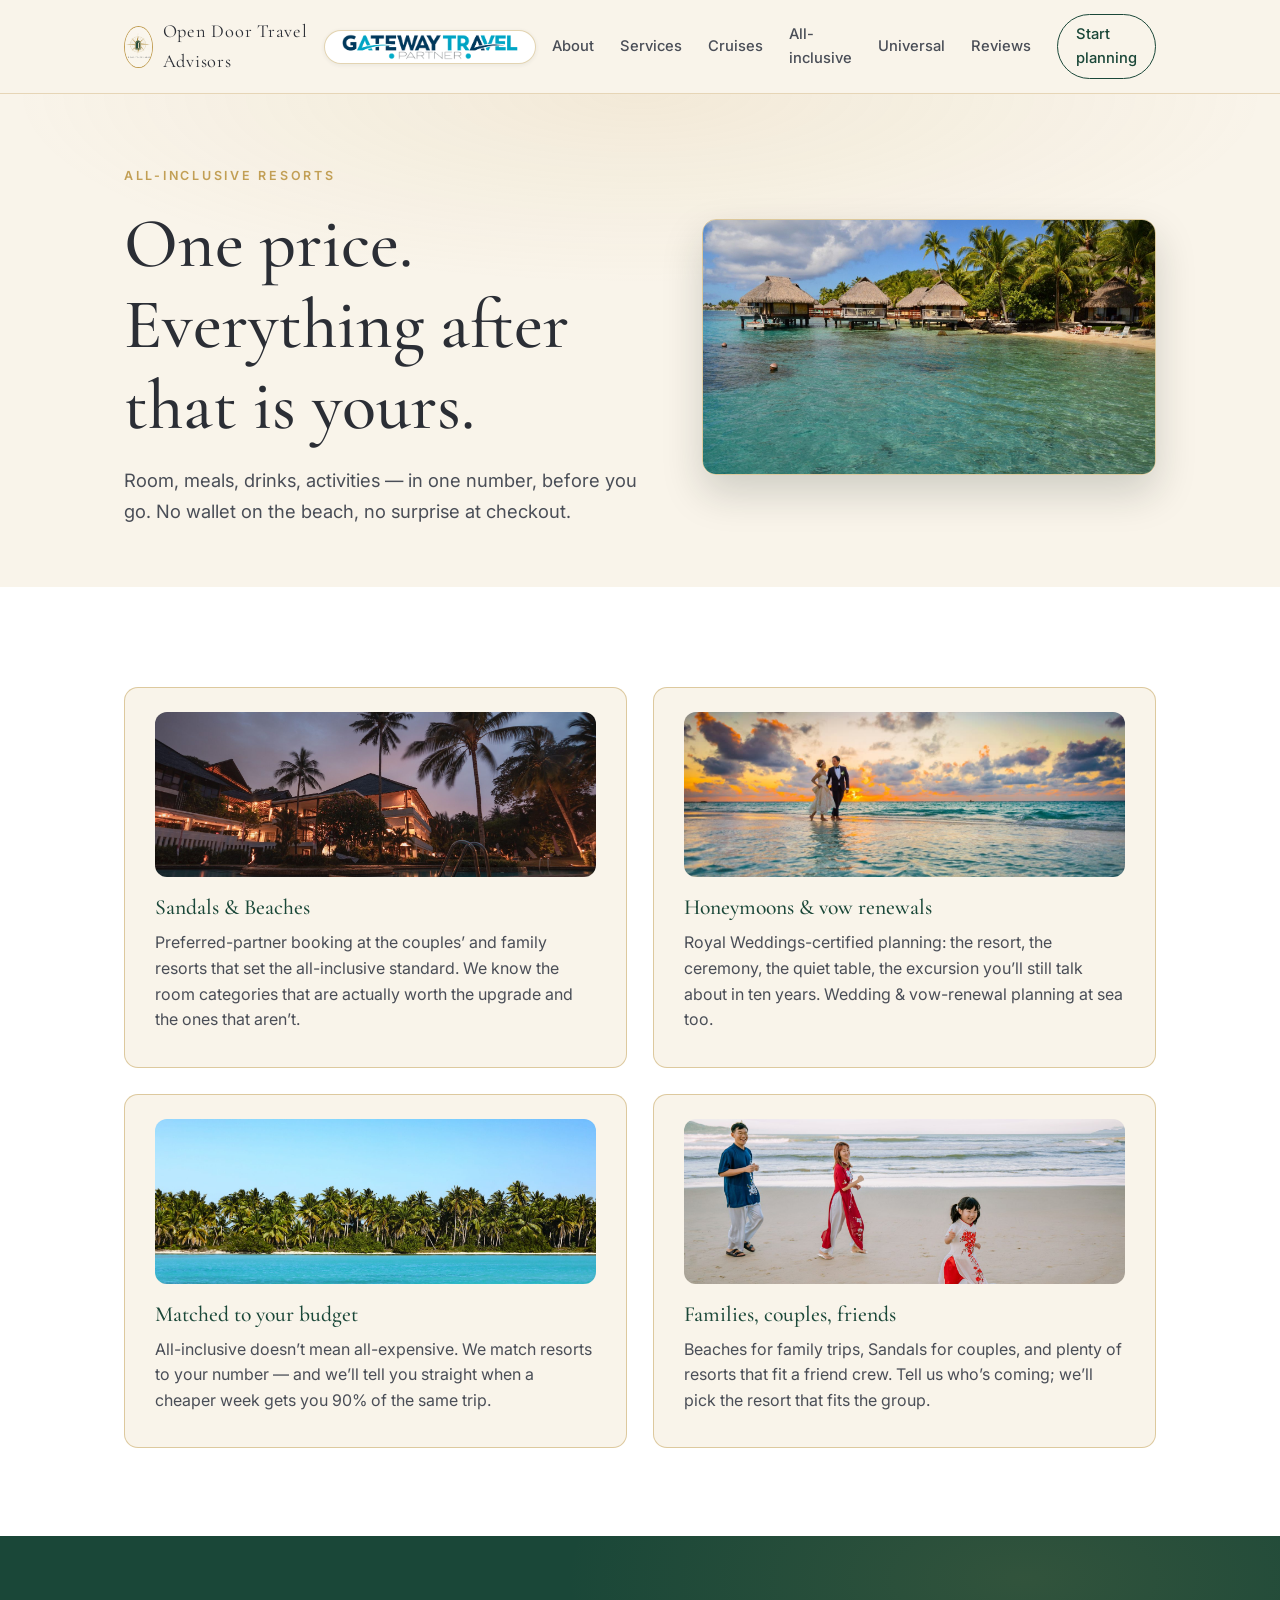
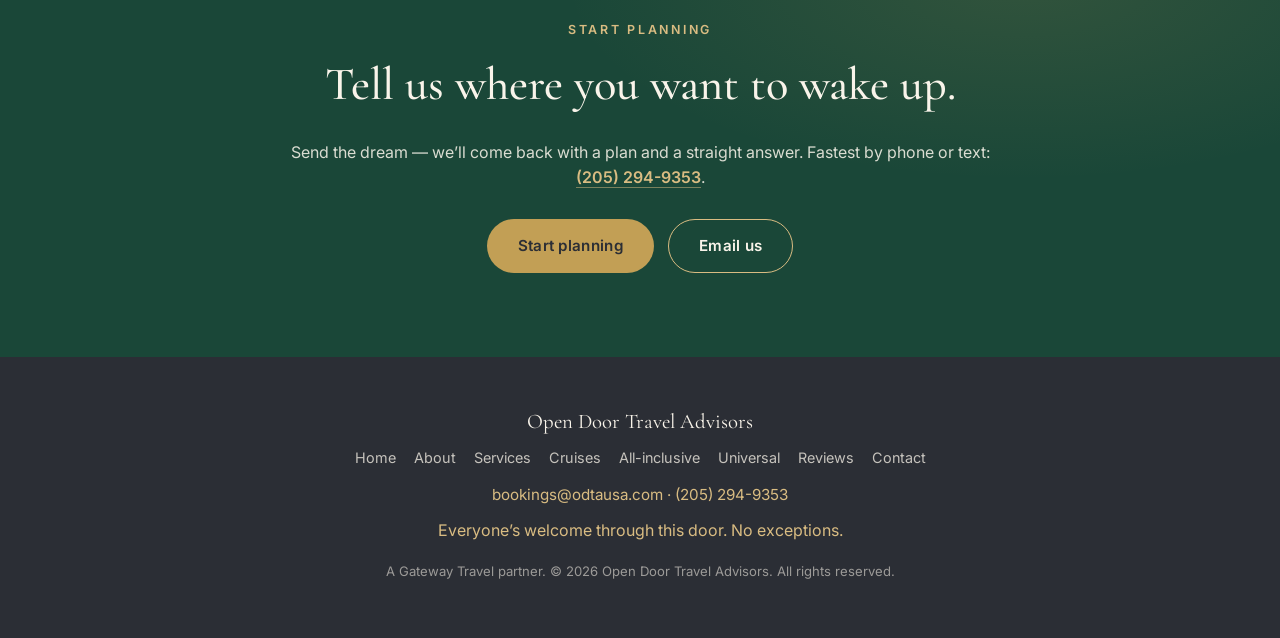
<file: all-inclusive.html>
<!DOCTYPE html>
<html lang="en">
<head>
  <meta charset="UTF-8" />
  <meta name="viewport" content="width=device-width, initial-scale=1.0" />
  <title>All-inclusive Resorts — Open Door Travel Advisors</title>
  <meta name="description" content="Sandals and Beaches preferred-partner booking, Royal Weddings-certified honeymoon planning, and resorts matched to your budget." />
  <link rel="icon" href="logo_emerald.jpg" />
  <link rel="preconnect" href="https://fonts.googleapis.com" />
  <link rel="preconnect" href="https://fonts.gstatic.com" crossorigin />
  <link href="https://fonts.googleapis.com/css2?family=Cormorant+Garamond:ital,wght@0,400;0,500;0,600;1,400&family=Inter:wght@400;500;600&display=swap" rel="stylesheet" />
  <link rel="stylesheet" href="styles.css" />
  <!-- Google Analytics 4 -->
  <script async src="https://www.googletagmanager.com/gtag/js?id=G-C7EV8BQ2J8"></script>
  <script>
    window.dataLayer = window.dataLayer || [];
    function gtag(){dataLayer.push(arguments);}
    gtag('js', new Date());
    gtag('config', 'G-C7EV8BQ2J8');
    document.addEventListener('submit', function (e) {
      if (e.target && e.target.matches && e.target.matches('form')) {
        gtag('event', 'generate_lead', { event_category: 'form', event_label: 'contact_form' });
      }
    });
  </script>
<script type="application/ld+json">
{
  "@context": "https://schema.org",
  "@type": "TravelAgency",
  "name": "Open Door Travel Advisors",
  "description": "Fully customizable vacation itineraries to fit any budget: cruises, all-inclusive resorts, Universal Orlando, and custom trips. Everyone's welcome through this door. A Gateway Travel partner.",
  "url": "https://odtausa.com",
  "logo": "https://odtausa.com/logo_emerald.jpg",
  "email": "bookings@odtausa.com",
  "telephone": "+1-205-294-9353",
  "priceRange": "$$",
  "areaServed": [
    "Clanton",
    "Chilton County",
    "Alabama",
    "United States"
  ]
}
</script>
</head>
<body>

  <header class="site-header">
    <div class="wrap header-inner">
      <a class="brand" href="index.html">
        <span class="brand-glyph" aria-hidden="true"><img src="logo_emerald.jpg" alt="" /></span>
        <span class="brand-name">Open Door Travel Advisors</span>
      </a>
      <span class="gateway-badge">
        <img src="gateway_logo.png" alt="Gateway Travel Partner" width="1000" height="188" />
      </span>
      <input type="checkbox" id="nav-toggle" class="nav-toggle" />
      <label for="nav-toggle" class="nav-burger" aria-label="Menu"></label>
      <nav class="site-nav" aria-label="Main">
        <a href="about.html">About</a>
        <a href="services.html">Services</a>
        <a href="cruises.html">Cruises</a>
        <a href="all-inclusive.html">All-inclusive</a>
        <a href="universal.html">Universal</a>
        <a href="reviews.html">Reviews</a>
        <a href="index.html#contact" class="nav-cta">Start planning</a>
      </nav>
    </div>
  </header>

  <main>

    <section class="page-hero with-photo">
      <div class="wrap">
        <div class="hero-text">
        <p class="eyebrow">All-inclusive resorts</p>
        <h1>One price. Everything after that is yours.</h1>
        <p class="lead page-lead">Room, meals, drinks, activities &mdash; in one number, before you go. No wallet on the beach, no surprise at checkout.</p>
        </div>
        <div class="hero-photo">
          <img src="resort_beach.jpg" alt="Tropical beach resort" />
        </div>
      </div>
    </section>

    <section class="section section-light">
      <div class="wrap">
        <div class="cards">
          <article class="card">
            <div class="card-img"><img src="resort_pool.jpg" alt="Resort pool at dusk" loading="lazy" /></div>
            <h3>Sandals &amp; Beaches</h3>
            <p>Preferred-partner booking at the couples&rsquo; and family resorts that set the all-inclusive standard. We know the room categories that are actually worth the upgrade and the ones that aren&rsquo;t.</p>
          </article>
          <article class="card">
            <div class="card-img"><img src="spring.jpg" alt="Couple walking on a tropical beach at sunset" loading="lazy" /></div>
            <h3>Honeymoons &amp; vow renewals</h3>
            <p>Royal Weddings-certified planning: the resort, the ceremony, the quiet table, the excursion you&rsquo;ll still talk about in ten years. Wedding &amp; vow-renewal planning at sea too.</p>
          </article>
          <article class="card">
            <div class="card-img"><img src="resort_tropical.jpg" alt="Tropical island with palm trees and turquoise water" loading="lazy" /></div>
            <h3>Matched to your budget</h3>
            <p>All-inclusive doesn&rsquo;t mean all-expensive. We match resorts to your number &mdash; and we&rsquo;ll tell you straight when a cheaper week gets you 90% of the same trip.</p>
          </article>
          <article class="card">
            <div class="card-img"><img src="family_beach.jpg" alt="Family playing on the beach" loading="lazy" /></div>
            <h3>Families, couples, friends</h3>
            <p>Beaches for family trips, Sandals for couples, and plenty of resorts that fit a friend crew. Tell us who&rsquo;s coming; we&rsquo;ll pick the resort that fits the group.</p>
          </article>
        </div>
      </div>
    </section>

    <section class="cta-band">
      <div class="wrap narrow">
        <p class="eyebrow eyebrow-light">Start planning</p>
        <h2>Tell us where you want to wake up.</h2>
        <p class="cta-lead">Send the dream &mdash; we&rsquo;ll come back with a plan and a straight answer. Fastest by phone or text: <a class="contact-link contact-link-light" href="tel:+12052949353">(205) 294-9353</a>.</p>
        <div class="cta-actions">
          <a class="btn btn-gold" href="index.html#contact">Start planning</a>
          <a class="btn btn-ghost-light" href="mailto:bookings@odtausa.com">Email us</a>
        </div>
      </div>
    </section>

  </main>

  <footer class="site-footer">
    <div class="wrap footer-inner">
      <p class="footer-brand">Open Door Travel Advisors</p>
      <nav class="footer-nav" aria-label="Footer">
        <a href="index.html">Home</a>
        <a href="about.html">About</a>
        <a href="services.html">Services</a>
        <a href="cruises.html">Cruises</a>
        <a href="all-inclusive.html">All-inclusive</a>
        <a href="universal.html">Universal</a>
        <a href="reviews.html">Reviews</a>
        <a href="index.html#contact">Contact</a>
      </nav>
      <p class="footer-contact">bookings@odtausa.com &middot; (205) 294-9353</p>
      <p class="footer-tag">Everyone&rsquo;s welcome through this door. No exceptions.</p>
      <p class="footer-legal">A Gateway Travel partner. &copy; 2026 Open Door Travel Advisors. All rights reserved.</p>
    </div>
  </footer>

</body>
</html>
</file>
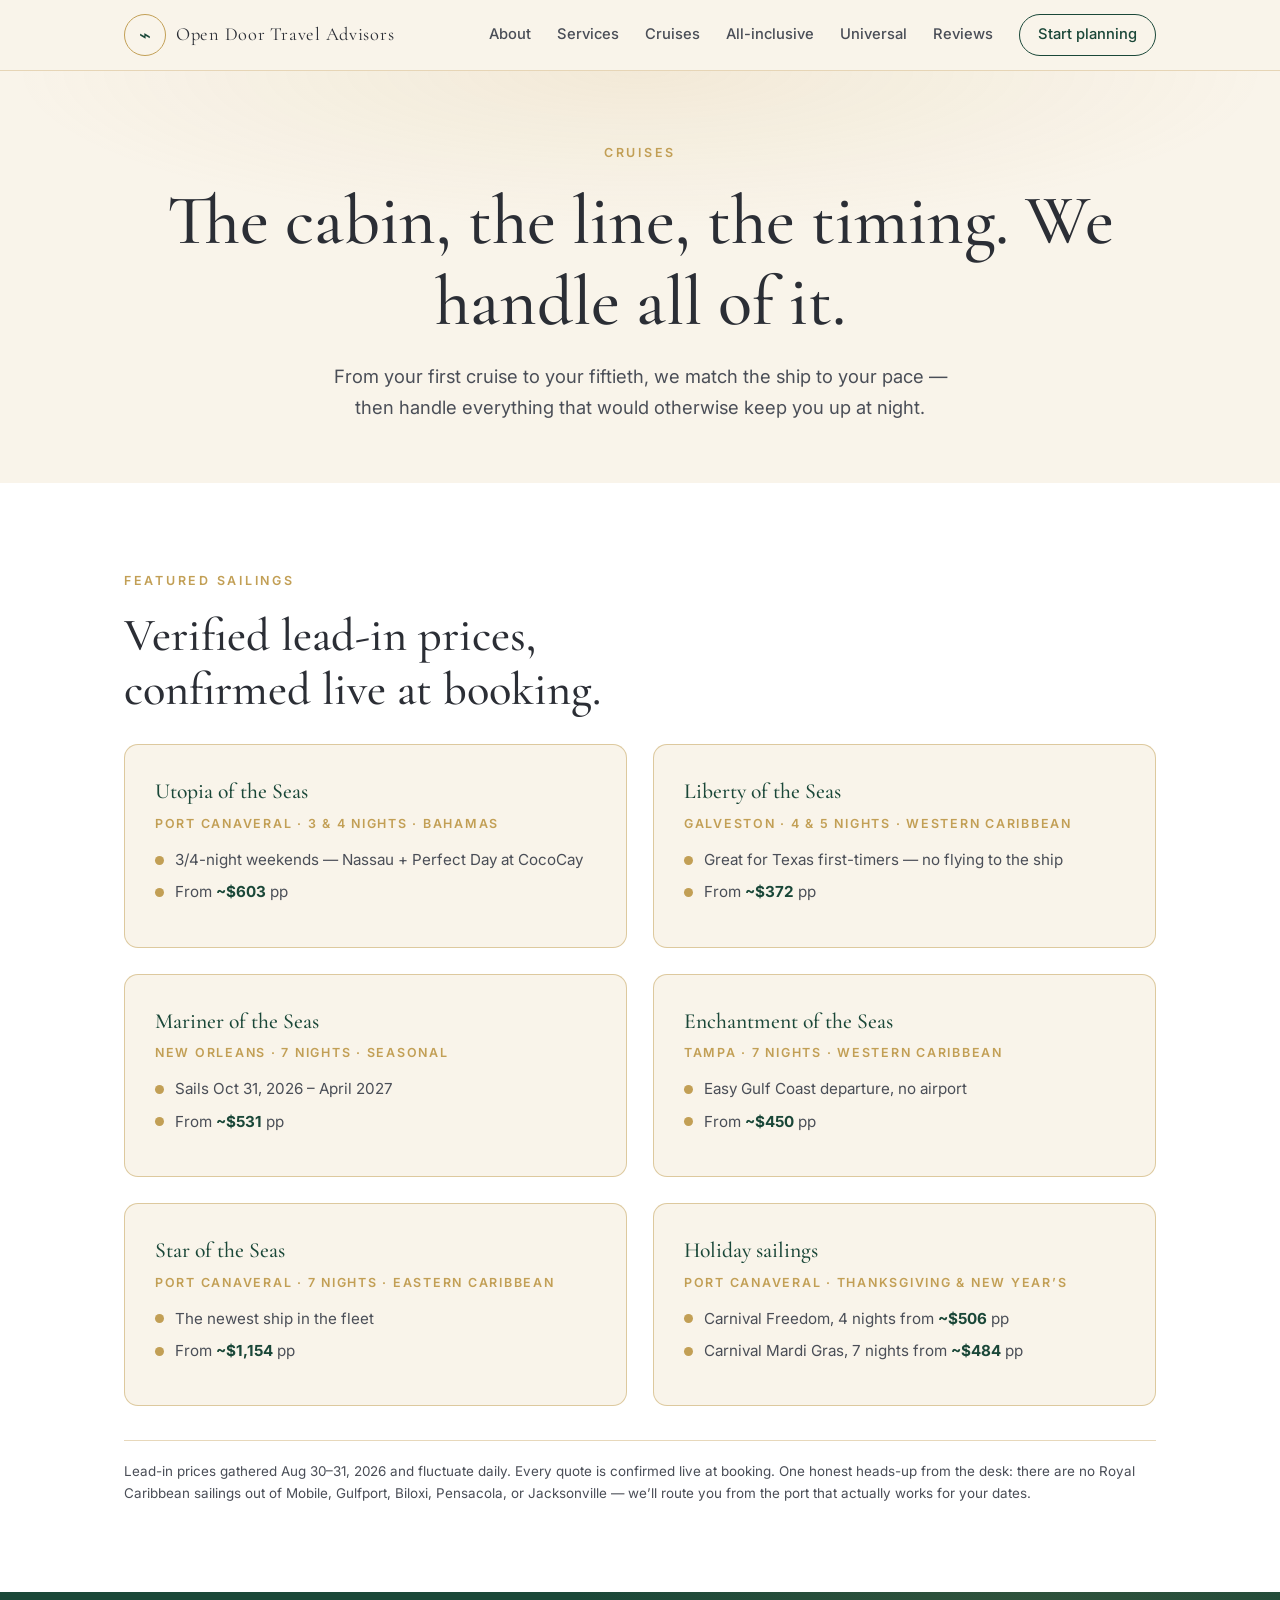
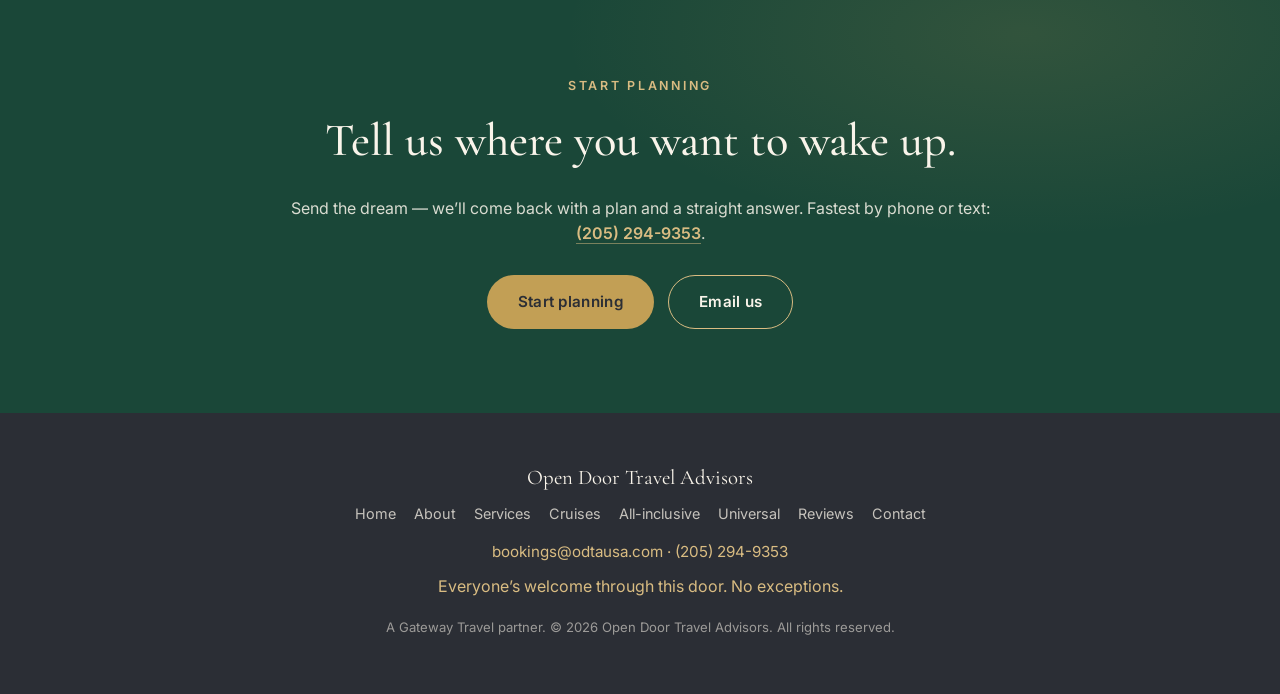
<file: cruises (1).html>
<!DOCTYPE html>
<html lang="en">
<head>
  <meta charset="UTF-8" />
  <meta name="viewport" content="width=device-width, initial-scale=1.0" />
  <title>Cruises — Open Door Travel Advisors</title>
  <meta name="description" content="Featured sailings from Port Canaveral, Galveston, New Orleans, and Tampa — Royal Caribbean and Carnival, priced honestly and confirmed live." />
  <link rel="icon" href="logo_emerald.jpg" />
  <link rel="preconnect" href="https://fonts.googleapis.com" />
  <link rel="preconnect" href="https://fonts.gstatic.com" crossorigin />
  <link href="https://fonts.googleapis.com/css2?family=Cormorant+Garamond:ital,wght@0,400;0,500;0,600;1,400&family=Inter:wght@400;500;600&display=swap" rel="stylesheet" />
  <link rel="stylesheet" href="styles.css" />
</head>
<body>

  <header class="site-header">
    <div class="wrap header-inner">
      <a class="brand" href="index.html">
        <span class="brand-glyph" aria-hidden="true">&#8961;</span>
        <span class="brand-name">Open Door Travel Advisors</span>
      </a>
      <input type="checkbox" id="nav-toggle" class="nav-toggle" />
      <label for="nav-toggle" class="nav-burger" aria-label="Menu"></label>
      <nav class="site-nav" aria-label="Main">
        <a href="about.html">About</a>
        <a href="services.html">Services</a>
        <a href="cruises.html">Cruises</a>
        <a href="all-inclusive.html">All-inclusive</a>
        <a href="universal.html">Universal</a>
        <a href="reviews.html">Reviews</a>
        <a href="index.html#contact" class="nav-cta">Start planning</a>
      </nav>
    </div>
  </header>

  <main>

    <section class="page-hero">
      <div class="wrap">
        <p class="eyebrow">Cruises</p>
        <h1>The cabin, the line, the timing. We handle all of it.</h1>
        <p class="lead page-lead">From your first cruise to your fiftieth, we match the ship to your pace &mdash; then handle everything that would otherwise keep you up at night.</p>
      </div>
    </section>

    <section class="section section-light">
      <div class="wrap">
        <p class="eyebrow">Featured sailings</p>
        <h2>Verified lead-in prices,<br />confirmed live at booking.</h2>
        <div class="cards">
          <article class="card">
            <h3>Utopia of the Seas</h3>
            <p class="card-meta">Port Canaveral &middot; 3 &amp; 4 nights &middot; Bahamas</p>
            <ul class="dot-list">
              <li>3/4-night weekends &mdash; Nassau + Perfect Day at CocoCay</li>
              <li>From <strong>~$603</strong> pp</li>
            </ul>
          </article>
          <article class="card">
            <h3>Liberty of the Seas</h3>
            <p class="card-meta">Galveston &middot; 4 &amp; 5 nights &middot; Western Caribbean</p>
            <ul class="dot-list">
              <li>Great for Texas first-timers &mdash; no flying to the ship</li>
              <li>From <strong>~$372</strong> pp</li>
            </ul>
          </article>
          <article class="card">
            <h3>Mariner of the Seas</h3>
            <p class="card-meta">New Orleans &middot; 7 nights &middot; seasonal</p>
            <ul class="dot-list">
              <li>Sails Oct 31, 2026 &ndash; April 2027</li>
              <li>From <strong>~$531</strong> pp</li>
            </ul>
          </article>
          <article class="card">
            <h3>Enchantment of the Seas</h3>
            <p class="card-meta">Tampa &middot; 7 nights &middot; Western Caribbean</p>
            <ul class="dot-list">
              <li>Easy Gulf Coast departure, no airport</li>
              <li>From <strong>~$450</strong> pp</li>
            </ul>
          </article>
          <article class="card">
            <h3>Star of the Seas</h3>
            <p class="card-meta">Port Canaveral &middot; 7 nights &middot; Eastern Caribbean</p>
            <ul class="dot-list">
              <li>The newest ship in the fleet</li>
              <li>From <strong>~$1,154</strong> pp</li>
            </ul>
          </article>
          <article class="card">
            <h3>Holiday sailings</h3>
            <p class="card-meta">Port Canaveral &middot; Thanksgiving &amp; New Year&rsquo;s</p>
            <ul class="dot-list">
              <li>Carnival Freedom, 4 nights from <strong>~$506</strong> pp</li>
              <li>Carnival Mardi Gras, 7 nights from <strong>~$484</strong> pp</li>
            </ul>
          </article>
        </div>
        <p class="season-disclaimer">Lead-in prices gathered Aug 30&ndash;31, 2026 and fluctuate daily. Every quote is confirmed live at booking. One honest heads-up from the desk: there are no Royal Caribbean sailings out of Mobile, Gulfport, Biloxi, Pensacola, or Jacksonville &mdash; we&rsquo;ll route you from the port that actually works for your dates.</p>
      </div>
    </section>

    <section class="cta-band">
      <div class="wrap narrow">
        <p class="eyebrow eyebrow-light">Start planning</p>
        <h2>Tell us where you want to wake up.</h2>
        <p class="cta-lead">Send the dream &mdash; we&rsquo;ll come back with a plan and a straight answer. Fastest by phone or text: <a class="contact-link contact-link-light" href="tel:+12052949353">(205) 294-9353</a>.</p>
        <div class="cta-actions">
          <a class="btn btn-gold" href="index.html#contact">Start planning</a>
          <a class="btn btn-ghost-light" href="mailto:bookings@odtausa.com">Email us</a>
        </div>
      </div>
    </section>

  </main>

  <footer class="site-footer">
    <div class="wrap footer-inner">
      <p class="footer-brand">Open Door Travel Advisors</p>
      <nav class="footer-nav" aria-label="Footer">
        <a href="index.html">Home</a>
        <a href="about.html">About</a>
        <a href="services.html">Services</a>
        <a href="cruises.html">Cruises</a>
        <a href="all-inclusive.html">All-inclusive</a>
        <a href="universal.html">Universal</a>
        <a href="reviews.html">Reviews</a>
        <a href="index.html#contact">Contact</a>
      </nav>
      <p class="footer-contact">bookings@odtausa.com &middot; (205) 294-9353</p>
      <p class="footer-tag">Everyone&rsquo;s welcome through this door. No exceptions.</p>
      <p class="footer-legal">A Gateway Travel partner. &copy; 2026 Open Door Travel Advisors. All rights reserved.</p>
    </div>
  </footer>

</body>
</html>
</file>
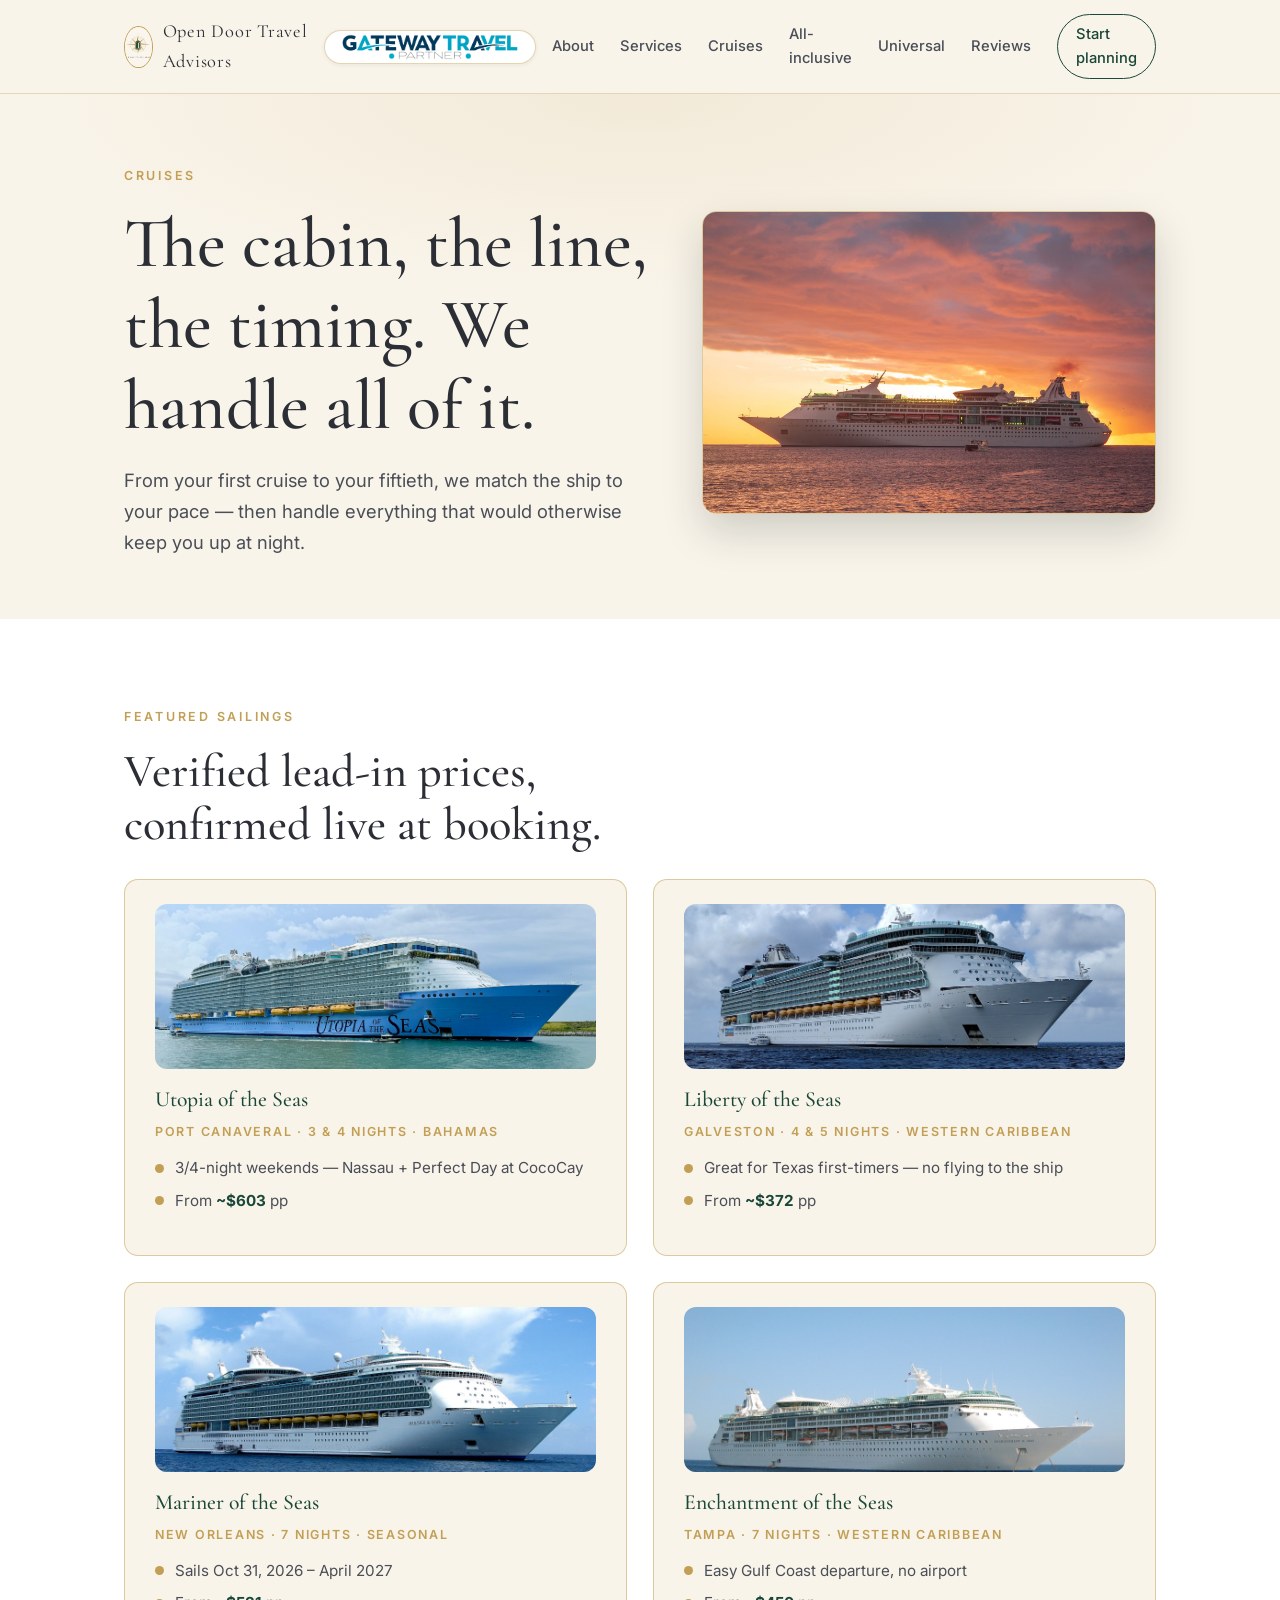
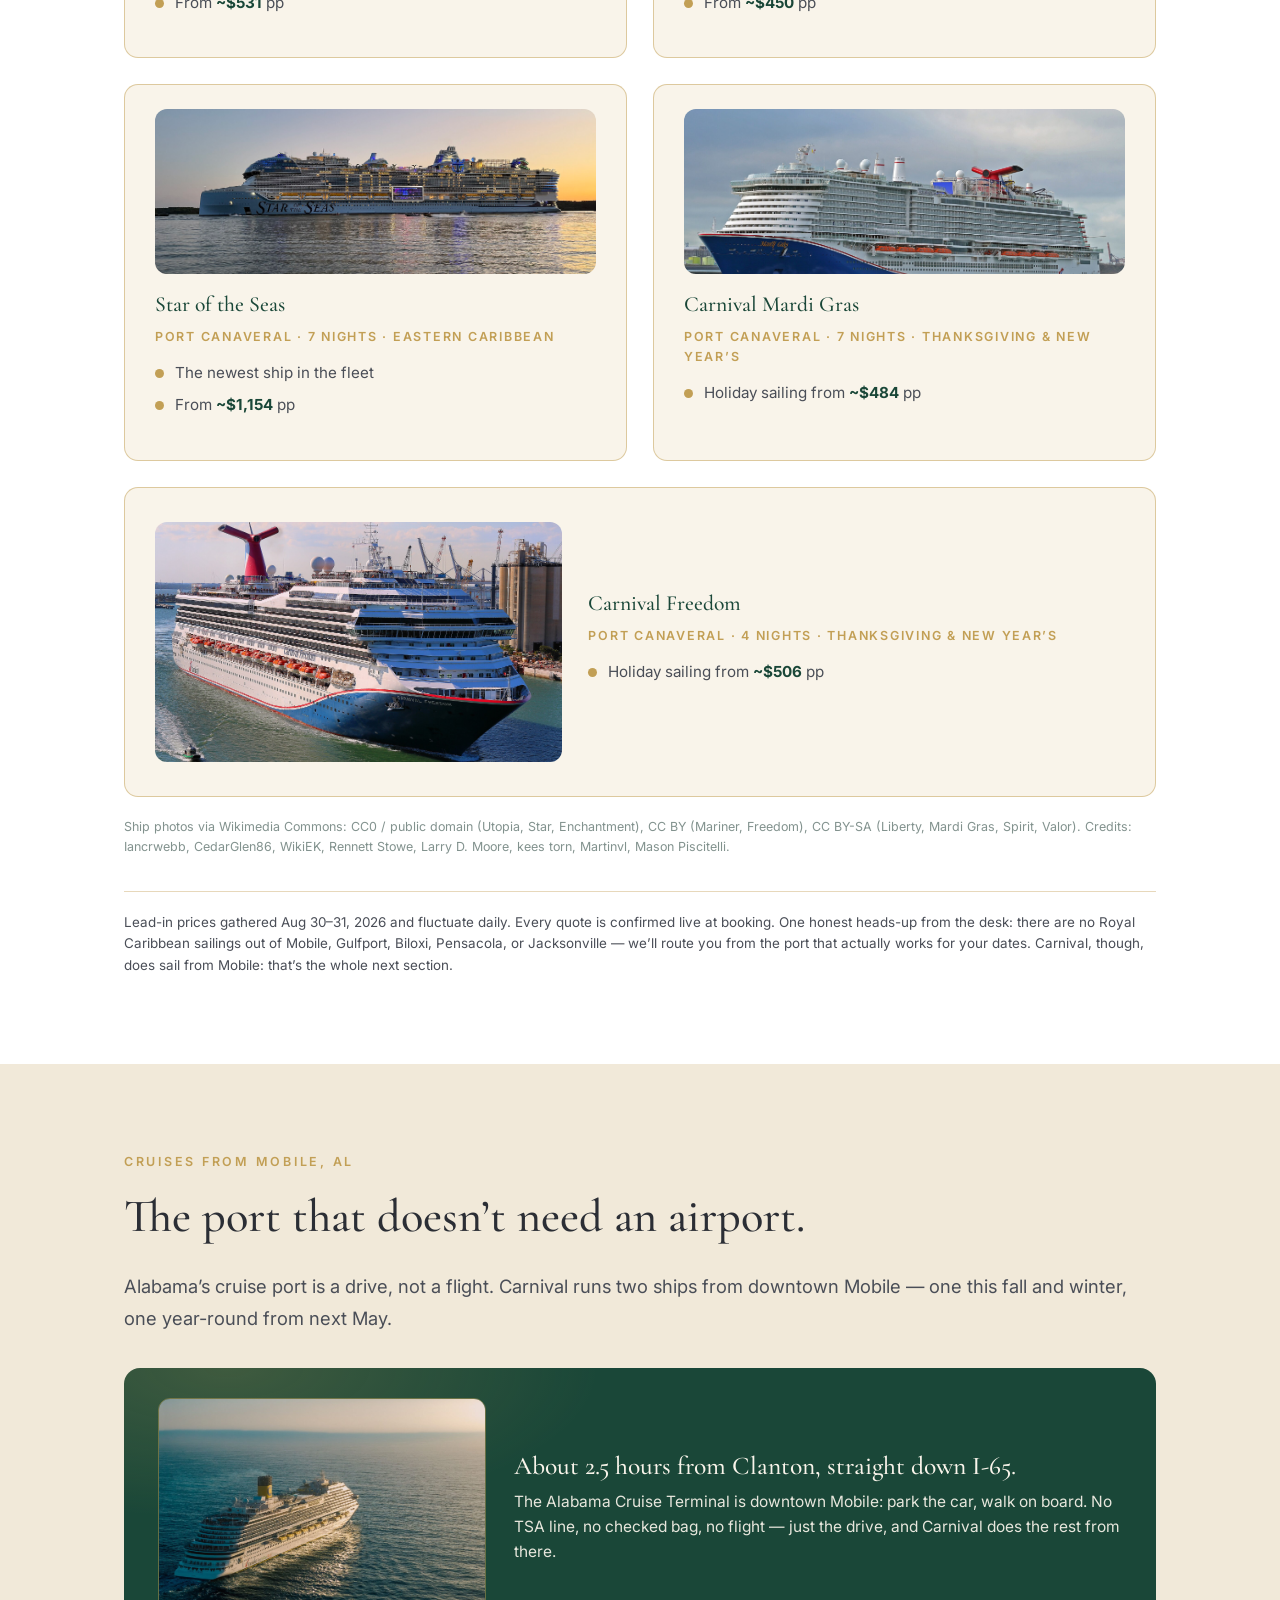
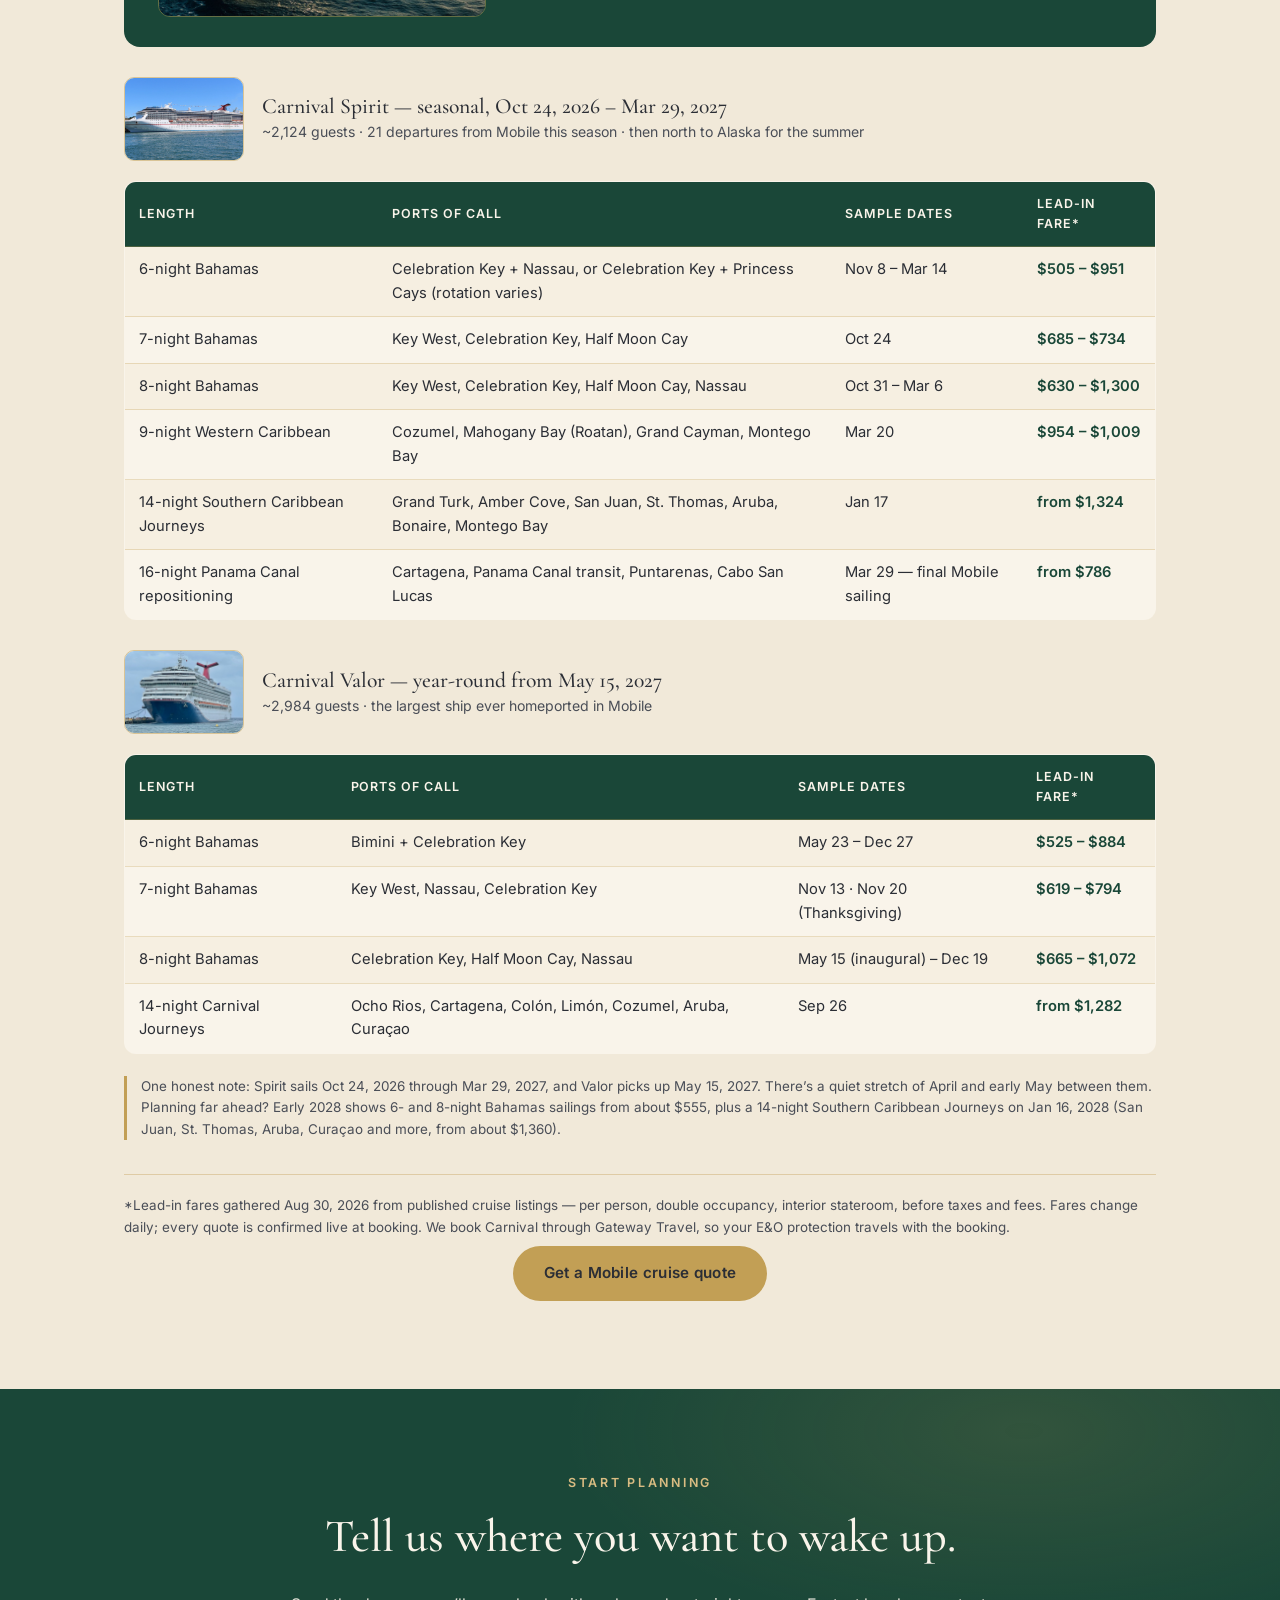
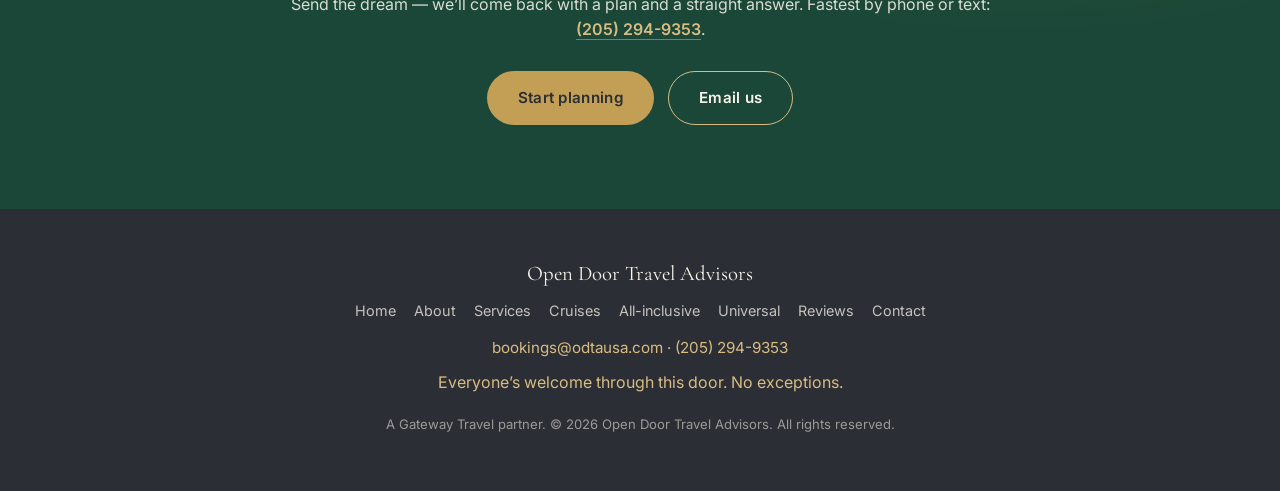
<file: cruises.html>
<!DOCTYPE html>
<html lang="en">
<head>
  <meta charset="UTF-8" />
  <meta name="viewport" content="width=device-width, initial-scale=1.0" />
  <title>Cruises — Open Door Travel Advisors</title>
  <meta name="description" content="Featured sailings from Port Canaveral, Galveston, New Orleans, and Tampa, plus Carnival from Mobile, AL — no flights needed. Priced honestly and confirmed live." />
  <link rel="icon" href="logo_emerald.jpg" />
  <link rel="preconnect" href="https://fonts.googleapis.com" />
  <link rel="preconnect" href="https://fonts.gstatic.com" crossorigin />
  <link href="https://fonts.googleapis.com/css2?family=Cormorant+Garamond:ital,wght@0,400;0,500;0,600;1,400&family=Inter:wght@400;500;600&display=swap" rel="stylesheet" />
  <link rel="stylesheet" href="styles.css" />
  <!-- Google Analytics 4 -->
  <script async src="https://www.googletagmanager.com/gtag/js?id=G-C7EV8BQ2J8"></script>
  <script>
    window.dataLayer = window.dataLayer || [];
    function gtag(){dataLayer.push(arguments);}
    gtag('js', new Date());
    gtag('config', 'G-C7EV8BQ2J8');
    document.addEventListener('submit', function (e) {
      if (e.target && e.target.matches && e.target.matches('form')) {
        gtag('event', 'generate_lead', { event_category: 'form', event_label: 'contact_form' });
      }
    });
  </script>
<script type="application/ld+json">
{
  "@context": "https://schema.org",
  "@type": "TravelAgency",
  "name": "Open Door Travel Advisors",
  "description": "Fully customizable vacation itineraries to fit any budget: cruises, all-inclusive resorts, Universal Orlando, and custom trips. Everyone's welcome through this door. A Gateway Travel partner.",
  "url": "https://odtausa.com",
  "logo": "https://odtausa.com/logo_emerald.jpg",
  "email": "bookings@odtausa.com",
  "telephone": "+1-205-294-9353",
  "priceRange": "$$",
  "areaServed": [
    "Clanton",
    "Chilton County",
    "Alabama",
    "United States"
  ]
}
</script>
</head>
<body>

  <header class="site-header">
    <div class="wrap header-inner">
      <a class="brand" href="index.html">
        <span class="brand-glyph" aria-hidden="true"><img src="logo_emerald.jpg" alt="" /></span>
        <span class="brand-name">Open Door Travel Advisors</span>
      </a>
      <span class="gateway-badge">
        <img src="gateway_logo.png" alt="Gateway Travel Partner" width="1000" height="188" />
      </span>
      <input type="checkbox" id="nav-toggle" class="nav-toggle" />
      <label for="nav-toggle" class="nav-burger" aria-label="Menu"></label>
      <nav class="site-nav" aria-label="Main">
        <a href="about.html">About</a>
        <a href="services.html">Services</a>
        <a href="cruises.html">Cruises</a>
        <a href="all-inclusive.html">All-inclusive</a>
        <a href="universal.html">Universal</a>
        <a href="reviews.html">Reviews</a>
        <a href="index.html#contact" class="nav-cta">Start planning</a>
      </nav>
    </div>
  </header>

  <main>

    <section class="page-hero with-photo">
      <div class="wrap">
        <div class="hero-text">
        <p class="eyebrow">Cruises</p>
        <h1>The cabin, the line, the timing. We handle all of it.</h1>
        <p class="lead page-lead">From your first cruise to your fiftieth, we match the ship to your pace &mdash; then handle everything that would otherwise keep you up at night.</p>
        </div>
        <div class="hero-photo">
          <img src="cruise_sunset.jpg" alt="Cruise ship at sunset" />
        </div>
      </div>
    </section>

    <section class="section section-light">
      <div class="wrap">
        <p class="eyebrow">Featured sailings</p>
        <h2>Verified lead-in prices,<br />confirmed live at booking.</h2>
        <div class="cards">
          <article class="card">
            <div class="card-img"><img src="ship_utopia.jpg" alt="Utopia of the Seas" loading="lazy" /></div>
            <h3>Utopia of the Seas</h3>
            <p class="card-meta">Port Canaveral &middot; 3 &amp; 4 nights &middot; Bahamas</p>
            <ul class="dot-list">
              <li>3/4-night weekends &mdash; Nassau + Perfect Day at CocoCay</li>
              <li>From <strong>~$603</strong> pp</li>
            </ul>
          </article>
          <article class="card">
            <div class="card-img"><img src="ship_liberty.jpg" alt="Liberty of the Seas" loading="lazy" /></div>
            <h3>Liberty of the Seas</h3>
            <p class="card-meta">Galveston &middot; 4 &amp; 5 nights &middot; Western Caribbean</p>
            <ul class="dot-list">
              <li>Great for Texas first-timers &mdash; no flying to the ship</li>
              <li>From <strong>~$372</strong> pp</li>
            </ul>
          </article>
          <article class="card">
            <div class="card-img"><img src="ship_mariner.jpg" alt="Mariner of the Seas" loading="lazy" /></div>
            <h3>Mariner of the Seas</h3>
            <p class="card-meta">New Orleans &middot; 7 nights &middot; seasonal</p>
            <ul class="dot-list">
              <li>Sails Oct 31, 2026 &ndash; April 2027</li>
              <li>From <strong>~$531</strong> pp</li>
            </ul>
          </article>
          <article class="card">
            <div class="card-img"><img src="ship_enchantment.jpg" alt="Enchantment of the Seas" loading="lazy" /></div>
            <h3>Enchantment of the Seas</h3>
            <p class="card-meta">Tampa &middot; 7 nights &middot; Western Caribbean</p>
            <ul class="dot-list">
              <li>Easy Gulf Coast departure, no airport</li>
              <li>From <strong>~$450</strong> pp</li>
            </ul>
          </article>
          <article class="card">
            <div class="card-img"><img src="ship_star.jpg" alt="Star of the Seas" loading="lazy" /></div>
            <h3>Star of the Seas</h3>
            <p class="card-meta">Port Canaveral &middot; 7 nights &middot; Eastern Caribbean</p>
            <ul class="dot-list">
              <li>The newest ship in the fleet</li>
              <li>From <strong>~$1,154</strong> pp</li>
            </ul>
          </article>
          <article class="card">
            <div class="card-img"><img src="ship_mardigras.jpg" alt="Carnival Mardi Gras" loading="lazy" /></div>
            <h3>Carnival Mardi Gras</h3>
            <p class="card-meta">Port Canaveral &middot; 7 nights &middot; Thanksgiving &amp; New Year&rsquo;s</p>
            <ul class="dot-list">
              <li>Holiday sailing from <strong>~$484</strong> pp</li>
            </ul>
          </article>
          <article class="card card-wide">
            <div class="card-img"><img src="ship_freedom.jpg" alt="Carnival Freedom" loading="lazy" /></div>
            <div class="card-body">
              <h3>Carnival Freedom</h3>
              <p class="card-meta">Port Canaveral &middot; 4 nights &middot; Thanksgiving &amp; New Year&rsquo;s</p>
              <ul class="dot-list">
                <li>Holiday sailing from <strong>~$506</strong> pp</li>
              </ul>
            </div>
          </article>
        </div>
        <p class="photo-credits">Ship photos via Wikimedia Commons: CC0 / public domain (Utopia, Star, Enchantment), CC BY (Mariner, Freedom), CC BY-SA (Liberty, Mardi Gras, Spirit, Valor). Credits: Iancrwebb, CedarGlen86, WikiEK, Rennett Stowe, Larry D. Moore, kees torn, Martinvl, Mason Piscitelli.</p>
        <p class="season-disclaimer">Lead-in prices gathered Aug 30&ndash;31, 2026 and fluctuate daily. Every quote is confirmed live at booking. One honest heads-up from the desk: there are no Royal Caribbean sailings out of Mobile, Gulfport, Biloxi, Pensacola, or Jacksonville &mdash; we&rsquo;ll route you from the port that actually works for your dates. Carnival, though, does sail from Mobile: that&rsquo;s the whole next section.</p>
      </div>
    </section>

    <section class="section section-light-alt">
      <div class="wrap">
        <p class="eyebrow">Cruises from Mobile, AL</p>
        <h2>The port that doesn&rsquo;t need an airport.</h2>
        <p class="lead">Alabama&rsquo;s cruise port is a drive, not a flight. Carnival runs two ships from downtown Mobile &mdash; one this fall and winter, one year-round from next May.</p>

        <div class="drive-banner">
          <div class="drive-banner-photo">
            <img src="cruise_sailing.jpg" alt="Cruise ship sailing at sunset" loading="lazy" />
          </div>
          <div>
            <h3>About 2.5 hours from Clanton, straight down I-65.</h3>
            <p>The Alabama Cruise Terminal is downtown Mobile: park the car, walk on board. No TSA line, no checked bag, no flight &mdash; just the drive, and Carnival does the rest from there.</p>
          </div>
        </div>

        <div class="ship-head">
          <img src="ship_spirit.jpg" alt="Carnival Spirit" loading="lazy" />
          <div>
            <h3>Carnival Spirit &mdash; seasonal, Oct 24, 2026 &ndash; Mar 29, 2027</h3>
            <p>~2,124 guests &middot; 21 departures from Mobile this season &middot; then north to Alaska for the summer</p>
          </div>
        </div>
        <table class="itinerary-table">
          <tr><th>Length</th><th>Ports of call</th><th>Sample dates</th><th>Lead-in fare*</th></tr>
          <tr><td>6-night Bahamas</td><td>Celebration Key + Nassau, or Celebration Key + Princess Cays (rotation varies)</td><td>Nov 8 &ndash; Mar 14</td><td class="price">$505 &ndash; $951</td></tr>
          <tr><td>7-night Bahamas</td><td>Key West, Celebration Key, Half Moon Cay</td><td>Oct 24</td><td class="price">$685 &ndash; $734</td></tr>
          <tr><td>8-night Bahamas</td><td>Key West, Celebration Key, Half Moon Cay, Nassau</td><td>Oct 31 &ndash; Mar 6</td><td class="price">$630 &ndash; $1,300</td></tr>
          <tr><td>9-night Western Caribbean</td><td>Cozumel, Mahogany Bay (Roatan), Grand Cayman, Montego Bay</td><td>Mar 20</td><td class="price">$954 &ndash; $1,009</td></tr>
          <tr><td>14-night Southern Caribbean Journeys</td><td>Grand Turk, Amber Cove, San Juan, St. Thomas, Aruba, Bonaire, Montego Bay</td><td>Jan 17</td><td class="price">from $1,324</td></tr>
          <tr><td>16-night Panama Canal repositioning</td><td>Cartagena, Panama Canal transit, Puntarenas, Cabo San Lucas</td><td>Mar 29 &mdash; final Mobile sailing</td><td class="price">from $786</td></tr>
        </table>

        <div class="ship-head">
          <img src="ship_valor.jpg" alt="Carnival Valor" loading="lazy" />
          <div>
            <h3>Carnival Valor &mdash; year-round from May 15, 2027</h3>
            <p>~2,984 guests &middot; the largest ship ever homeported in Mobile</p>
          </div>
        </div>
        <table class="itinerary-table">
          <tr><th>Length</th><th>Ports of call</th><th>Sample dates</th><th>Lead-in fare*</th></tr>
          <tr><td>6-night Bahamas</td><td>Bimini + Celebration Key</td><td>May 23 &ndash; Dec 27</td><td class="price">$525 &ndash; $884</td></tr>
          <tr><td>7-night Bahamas</td><td>Key West, Nassau, Celebration Key</td><td>Nov 13 &middot; Nov 20 (Thanksgiving)</td><td class="price">$619 &ndash; $794</td></tr>
          <tr><td>8-night Bahamas</td><td>Celebration Key, Half Moon Cay, Nassau</td><td>May 15 (inaugural) &ndash; Dec 19</td><td class="price">$665 &ndash; $1,072</td></tr>
          <tr><td>14-night Carnival Journeys</td><td>Ocho Rios, Cartagena, Col&oacute;n, Lim&oacute;n, Cozumel, Aruba, Cura&ccedil;ao</td><td>Sep 26</td><td class="price">from $1,282</td></tr>
        </table>

        <p class="mobile-note">One honest note: Spirit sails Oct 24, 2026 through Mar 29, 2027, and Valor picks up May 15, 2027. There&rsquo;s a quiet stretch of April and early May between them. Planning far ahead? Early 2028 shows 6- and 8-night Bahamas sailings from about $555, plus a 14-night Southern Caribbean Journeys on Jan 16, 2028 (San Juan, St. Thomas, Aruba, Cura&ccedil;ao and more, from about $1,360).</p>
        <p class="season-disclaimer">*Lead-in fares gathered Aug 30, 2026 from published cruise listings &mdash; per person, double occupancy, interior stateroom, before taxes and fees. Fares change daily; every quote is confirmed live at booking. We book Carnival through Gateway Travel, so your E&amp;O protection travels with the booking.</p>
        <div style="text-align:center; margin-top:8px;"><a class="btn btn-gold" href="index.html#contact">Get a Mobile cruise quote</a></div>
      </div>
    </section>

    <section class="cta-band">
      <div class="wrap narrow">
        <p class="eyebrow eyebrow-light">Start planning</p>
        <h2>Tell us where you want to wake up.</h2>
        <p class="cta-lead">Send the dream &mdash; we&rsquo;ll come back with a plan and a straight answer. Fastest by phone or text: <a class="contact-link contact-link-light" href="tel:+12052949353">(205) 294-9353</a>.</p>
        <div class="cta-actions">
          <a class="btn btn-gold" href="index.html#contact">Start planning</a>
          <a class="btn btn-ghost-light" href="mailto:bookings@odtausa.com">Email us</a>
        </div>
      </div>
    </section>

  </main>

  <footer class="site-footer">
    <div class="wrap footer-inner">
      <p class="footer-brand">Open Door Travel Advisors</p>
      <nav class="footer-nav" aria-label="Footer">
        <a href="index.html">Home</a>
        <a href="about.html">About</a>
        <a href="services.html">Services</a>
        <a href="cruises.html">Cruises</a>
        <a href="all-inclusive.html">All-inclusive</a>
        <a href="universal.html">Universal</a>
        <a href="reviews.html">Reviews</a>
        <a href="index.html#contact">Contact</a>
      </nav>
      <p class="footer-contact">bookings@odtausa.com &middot; (205) 294-9353</p>
      <p class="footer-tag">Everyone&rsquo;s welcome through this door. No exceptions.</p>
      <p class="footer-legal">A Gateway Travel partner. &copy; 2026 Open Door Travel Advisors. All rights reserved.</p>
    </div>
  </footer>

</body>
</html>
</file>
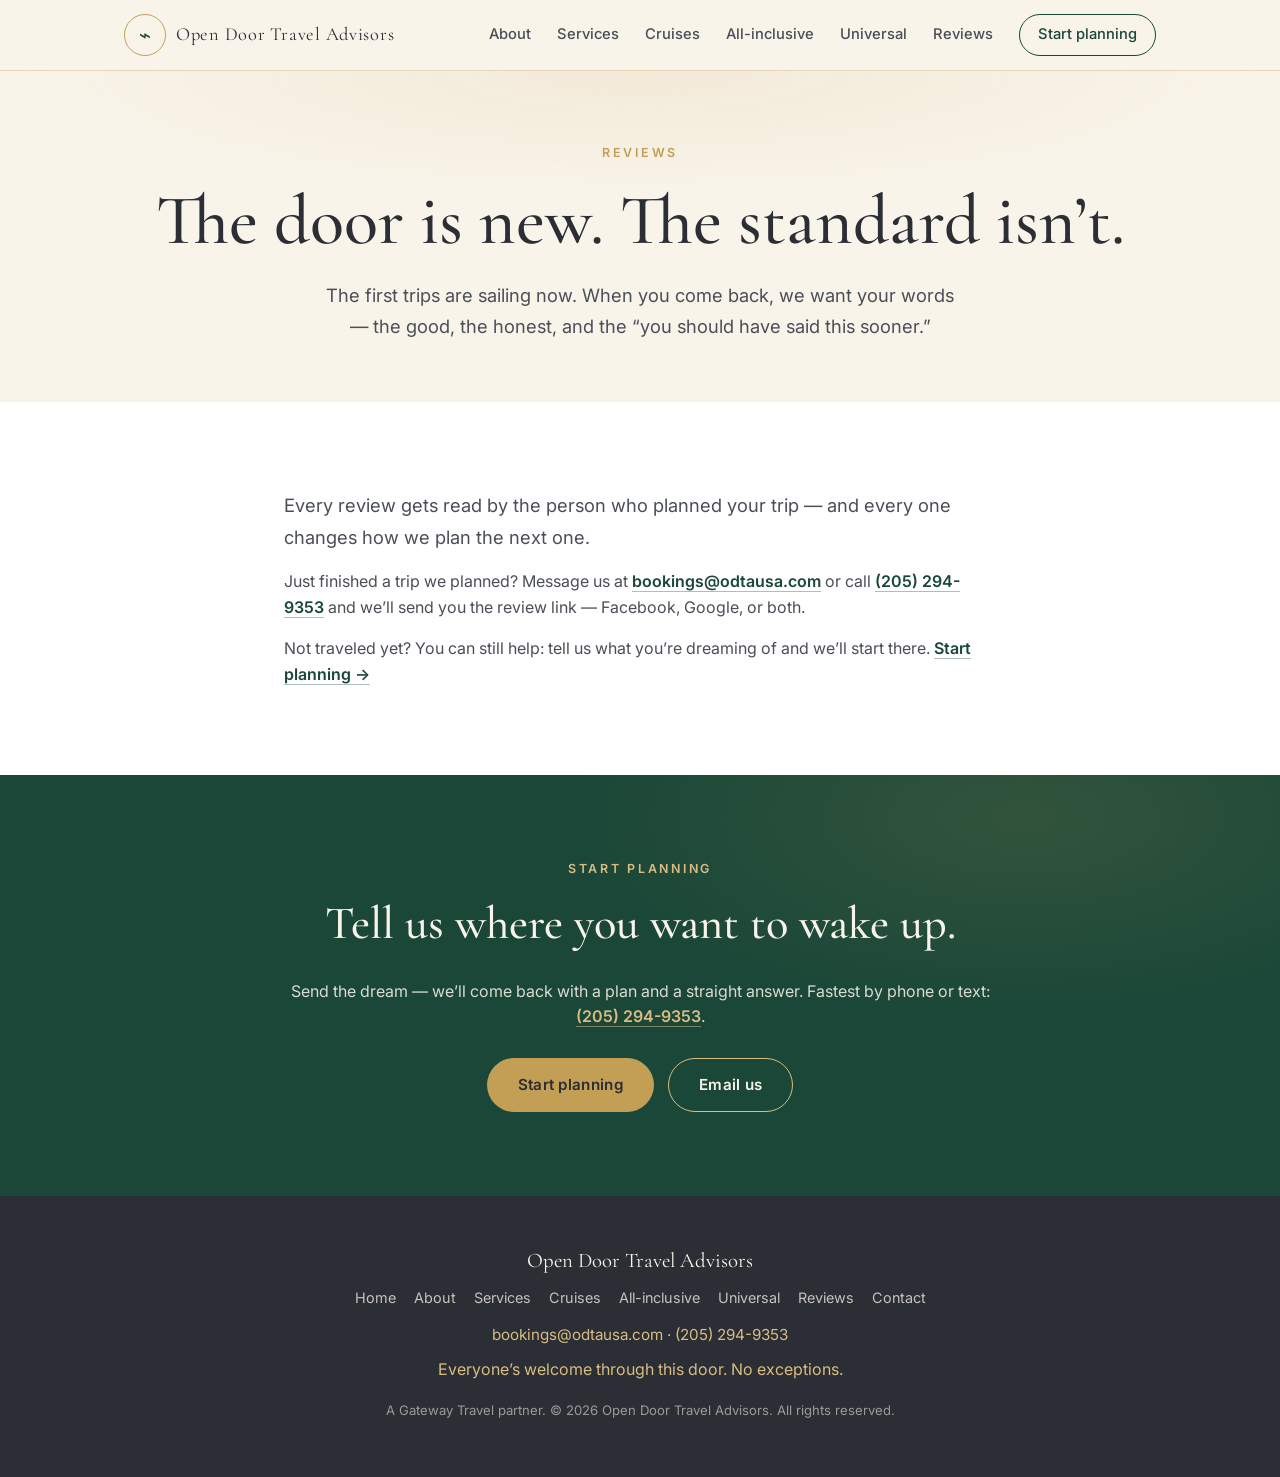
<file: reviews (1).html>
<!DOCTYPE html>
<html lang="en">
<head>
  <meta charset="UTF-8" />
  <meta name="viewport" content="width=device-width, initial-scale=1.0" />
  <title>Reviews — Open Door Travel Advisors</title>
  <meta name="description" content="The door is new; the standard isn't. When your trip is done, your words help the next traveler find their way through." />
  <link rel="icon" href="logo_emerald.jpg" />
  <link rel="preconnect" href="https://fonts.googleapis.com" />
  <link rel="preconnect" href="https://fonts.gstatic.com" crossorigin />
  <link href="https://fonts.googleapis.com/css2?family=Cormorant+Garamond:ital,wght@0,400;0,500;0,600;1,400&family=Inter:wght@400;500;600&display=swap" rel="stylesheet" />
  <link rel="stylesheet" href="styles.css" />
</head>
<body>

  <header class="site-header">
    <div class="wrap header-inner">
      <a class="brand" href="index.html">
        <span class="brand-glyph" aria-hidden="true">&#8961;</span>
        <span class="brand-name">Open Door Travel Advisors</span>
      </a>
      <input type="checkbox" id="nav-toggle" class="nav-toggle" />
      <label for="nav-toggle" class="nav-burger" aria-label="Menu"></label>
      <nav class="site-nav" aria-label="Main">
        <a href="about.html">About</a>
        <a href="services.html">Services</a>
        <a href="cruises.html">Cruises</a>
        <a href="all-inclusive.html">All-inclusive</a>
        <a href="universal.html">Universal</a>
        <a href="reviews.html">Reviews</a>
        <a href="index.html#contact" class="nav-cta">Start planning</a>
      </nav>
    </div>
  </header>

  <main>

    <section class="page-hero">
      <div class="wrap">
        <p class="eyebrow">Reviews</p>
        <h1>The door is new. The standard isn&rsquo;t.</h1>
        <p class="lead page-lead">The first trips are sailing now. When you come back, we want your words &mdash; the good, the honest, and the &ldquo;you should have said this sooner.&rdquo;</p>
      </div>
    </section>

    <section class="section section-light">
      <div class="wrap narrow prose">
        <p class="lead">Every review gets read by the person who planned your trip &mdash; and every one changes how we plan the next one.</p>
        <p>Just finished a trip we planned? Message us at <a class="contact-link" href="mailto:bookings@odtausa.com">bookings@odtausa.com</a> or call <a class="contact-link" href="tel:+12052949353">(205) 294-9353</a> and we&rsquo;ll send you the review link &mdash; Facebook, Google, or both.</p>
        <p>Not traveled yet? You can still help: tell us what you&rsquo;re dreaming of and we&rsquo;ll start there. <a class="contact-link" href="index.html#contact">Start planning &rarr;</a></p>
      </div>
    </section>

    <section class="cta-band">
      <div class="wrap narrow">
        <p class="eyebrow eyebrow-light">Start planning</p>
        <h2>Tell us where you want to wake up.</h2>
        <p class="cta-lead">Send the dream &mdash; we&rsquo;ll come back with a plan and a straight answer. Fastest by phone or text: <a class="contact-link contact-link-light" href="tel:+12052949353">(205) 294-9353</a>.</p>
        <div class="cta-actions">
          <a class="btn btn-gold" href="index.html#contact">Start planning</a>
          <a class="btn btn-ghost-light" href="mailto:bookings@odtausa.com">Email us</a>
        </div>
      </div>
    </section>

  </main>

  <footer class="site-footer">
    <div class="wrap footer-inner">
      <p class="footer-brand">Open Door Travel Advisors</p>
      <nav class="footer-nav" aria-label="Footer">
        <a href="index.html">Home</a>
        <a href="about.html">About</a>
        <a href="services.html">Services</a>
        <a href="cruises.html">Cruises</a>
        <a href="all-inclusive.html">All-inclusive</a>
        <a href="universal.html">Universal</a>
        <a href="reviews.html">Reviews</a>
        <a href="index.html#contact">Contact</a>
      </nav>
      <p class="footer-contact">bookings@odtausa.com &middot; (205) 294-9353</p>
      <p class="footer-tag">Everyone&rsquo;s welcome through this door. No exceptions.</p>
      <p class="footer-legal">A Gateway Travel partner. &copy; 2026 Open Door Travel Advisors. All rights reserved.</p>
    </div>
  </footer>

</body>
</html>
</file>
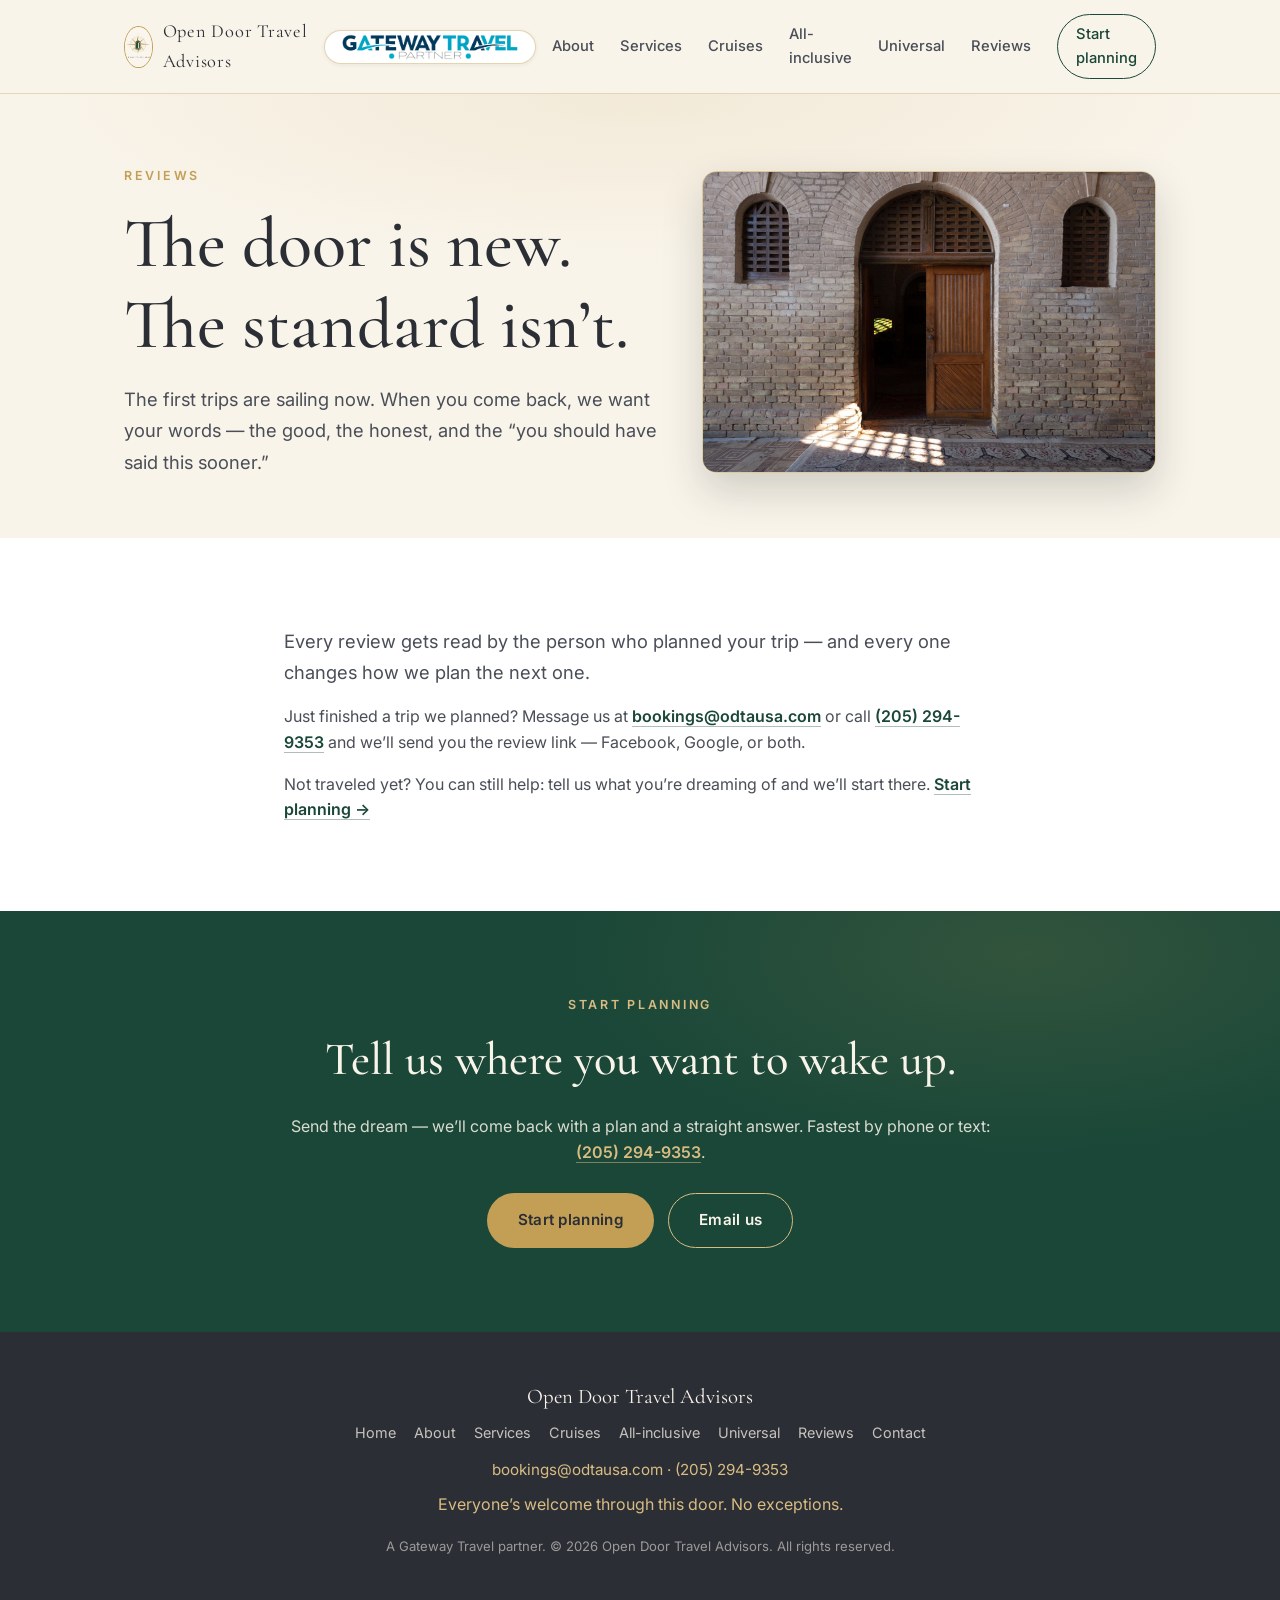
<file: reviews.html>
<!DOCTYPE html>
<html lang="en">
<head>
  <meta charset="UTF-8" />
  <meta name="viewport" content="width=device-width, initial-scale=1.0" />
  <title>Reviews — Open Door Travel Advisors</title>
  <meta name="description" content="The door is new; the standard isn't. When your trip is done, your words help the next traveler find their way through." />
  <link rel="icon" href="logo_emerald.jpg" />
  <link rel="preconnect" href="https://fonts.googleapis.com" />
  <link rel="preconnect" href="https://fonts.gstatic.com" crossorigin />
  <link href="https://fonts.googleapis.com/css2?family=Cormorant+Garamond:ital,wght@0,400;0,500;0,600;1,400&family=Inter:wght@400;500;600&display=swap" rel="stylesheet" />
  <link rel="stylesheet" href="styles.css" />
  <!-- Google Analytics 4 -->
  <script async src="https://www.googletagmanager.com/gtag/js?id=G-C7EV8BQ2J8"></script>
  <script>
    window.dataLayer = window.dataLayer || [];
    function gtag(){dataLayer.push(arguments);}
    gtag('js', new Date());
    gtag('config', 'G-C7EV8BQ2J8');
    document.addEventListener('submit', function (e) {
      if (e.target && e.target.matches && e.target.matches('form')) {
        gtag('event', 'generate_lead', { event_category: 'form', event_label: 'contact_form' });
      }
    });
  </script>
<script type="application/ld+json">
{
  "@context": "https://schema.org",
  "@type": "TravelAgency",
  "name": "Open Door Travel Advisors",
  "description": "Fully customizable vacation itineraries to fit any budget: cruises, all-inclusive resorts, Universal Orlando, and custom trips. Everyone's welcome through this door. A Gateway Travel partner.",
  "url": "https://odtausa.com",
  "logo": "https://odtausa.com/logo_emerald.jpg",
  "email": "bookings@odtausa.com",
  "telephone": "+1-205-294-9353",
  "priceRange": "$$",
  "areaServed": [
    "Clanton",
    "Chilton County",
    "Alabama",
    "United States"
  ]
}
</script>
</head>
<body>

  <header class="site-header">
    <div class="wrap header-inner">
      <a class="brand" href="index.html">
        <span class="brand-glyph" aria-hidden="true"><img src="logo_emerald.jpg" alt="" /></span>
        <span class="brand-name">Open Door Travel Advisors</span>
      </a>
      <span class="gateway-badge">
        <img src="gateway_logo.png" alt="Gateway Travel Partner" width="1000" height="188" />
      </span>
      <input type="checkbox" id="nav-toggle" class="nav-toggle" />
      <label for="nav-toggle" class="nav-burger" aria-label="Menu"></label>
      <nav class="site-nav" aria-label="Main">
        <a href="about.html">About</a>
        <a href="services.html">Services</a>
        <a href="cruises.html">Cruises</a>
        <a href="all-inclusive.html">All-inclusive</a>
        <a href="universal.html">Universal</a>
        <a href="reviews.html">Reviews</a>
        <a href="index.html#contact" class="nav-cta">Start planning</a>
      </nav>
    </div>
  </header>

  <main>

    <section class="page-hero with-photo">
      <div class="wrap">
        <div class="hero-text">
        <p class="eyebrow">Reviews</p>
        <h1>The door is new. The standard isn&rsquo;t.</h1>
        <p class="lead page-lead">The first trips are sailing now. When you come back, we want your words &mdash; the good, the honest, and the &ldquo;you should have said this sooner.&rdquo;</p>
        </div>
        <div class="hero-photo">
          <img src="about_door2.jpg" alt="An inviting wooden doorway" />
        </div>
      </div>
    </section>

    <section class="section section-light">
      <div class="wrap narrow prose">
        <p class="lead">Every review gets read by the person who planned your trip &mdash; and every one changes how we plan the next one.</p>
        <p>Just finished a trip we planned? Message us at <a class="contact-link" href="mailto:bookings@odtausa.com">bookings@odtausa.com</a> or call <a class="contact-link" href="tel:+12052949353">(205) 294-9353</a> and we&rsquo;ll send you the review link &mdash; Facebook, Google, or both.</p>
        <p>Not traveled yet? You can still help: tell us what you&rsquo;re dreaming of and we&rsquo;ll start there. <a class="contact-link" href="index.html#contact">Start planning &rarr;</a></p>
      </div>
    </section>

    <section class="cta-band">
      <div class="wrap narrow">
        <p class="eyebrow eyebrow-light">Start planning</p>
        <h2>Tell us where you want to wake up.</h2>
        <p class="cta-lead">Send the dream &mdash; we&rsquo;ll come back with a plan and a straight answer. Fastest by phone or text: <a class="contact-link contact-link-light" href="tel:+12052949353">(205) 294-9353</a>.</p>
        <div class="cta-actions">
          <a class="btn btn-gold" href="index.html#contact">Start planning</a>
          <a class="btn btn-ghost-light" href="mailto:bookings@odtausa.com">Email us</a>
        </div>
      </div>
    </section>

  </main>

  <footer class="site-footer">
    <div class="wrap footer-inner">
      <p class="footer-brand">Open Door Travel Advisors</p>
      <nav class="footer-nav" aria-label="Footer">
        <a href="index.html">Home</a>
        <a href="about.html">About</a>
        <a href="services.html">Services</a>
        <a href="cruises.html">Cruises</a>
        <a href="all-inclusive.html">All-inclusive</a>
        <a href="universal.html">Universal</a>
        <a href="reviews.html">Reviews</a>
        <a href="index.html#contact">Contact</a>
      </nav>
      <p class="footer-contact">bookings@odtausa.com &middot; (205) 294-9353</p>
      <p class="footer-tag">Everyone&rsquo;s welcome through this door. No exceptions.</p>
      <p class="footer-legal">A Gateway Travel partner. &copy; 2026 Open Door Travel Advisors. All rights reserved.</p>
    </div>
  </footer>

</body>
</html>
</file>
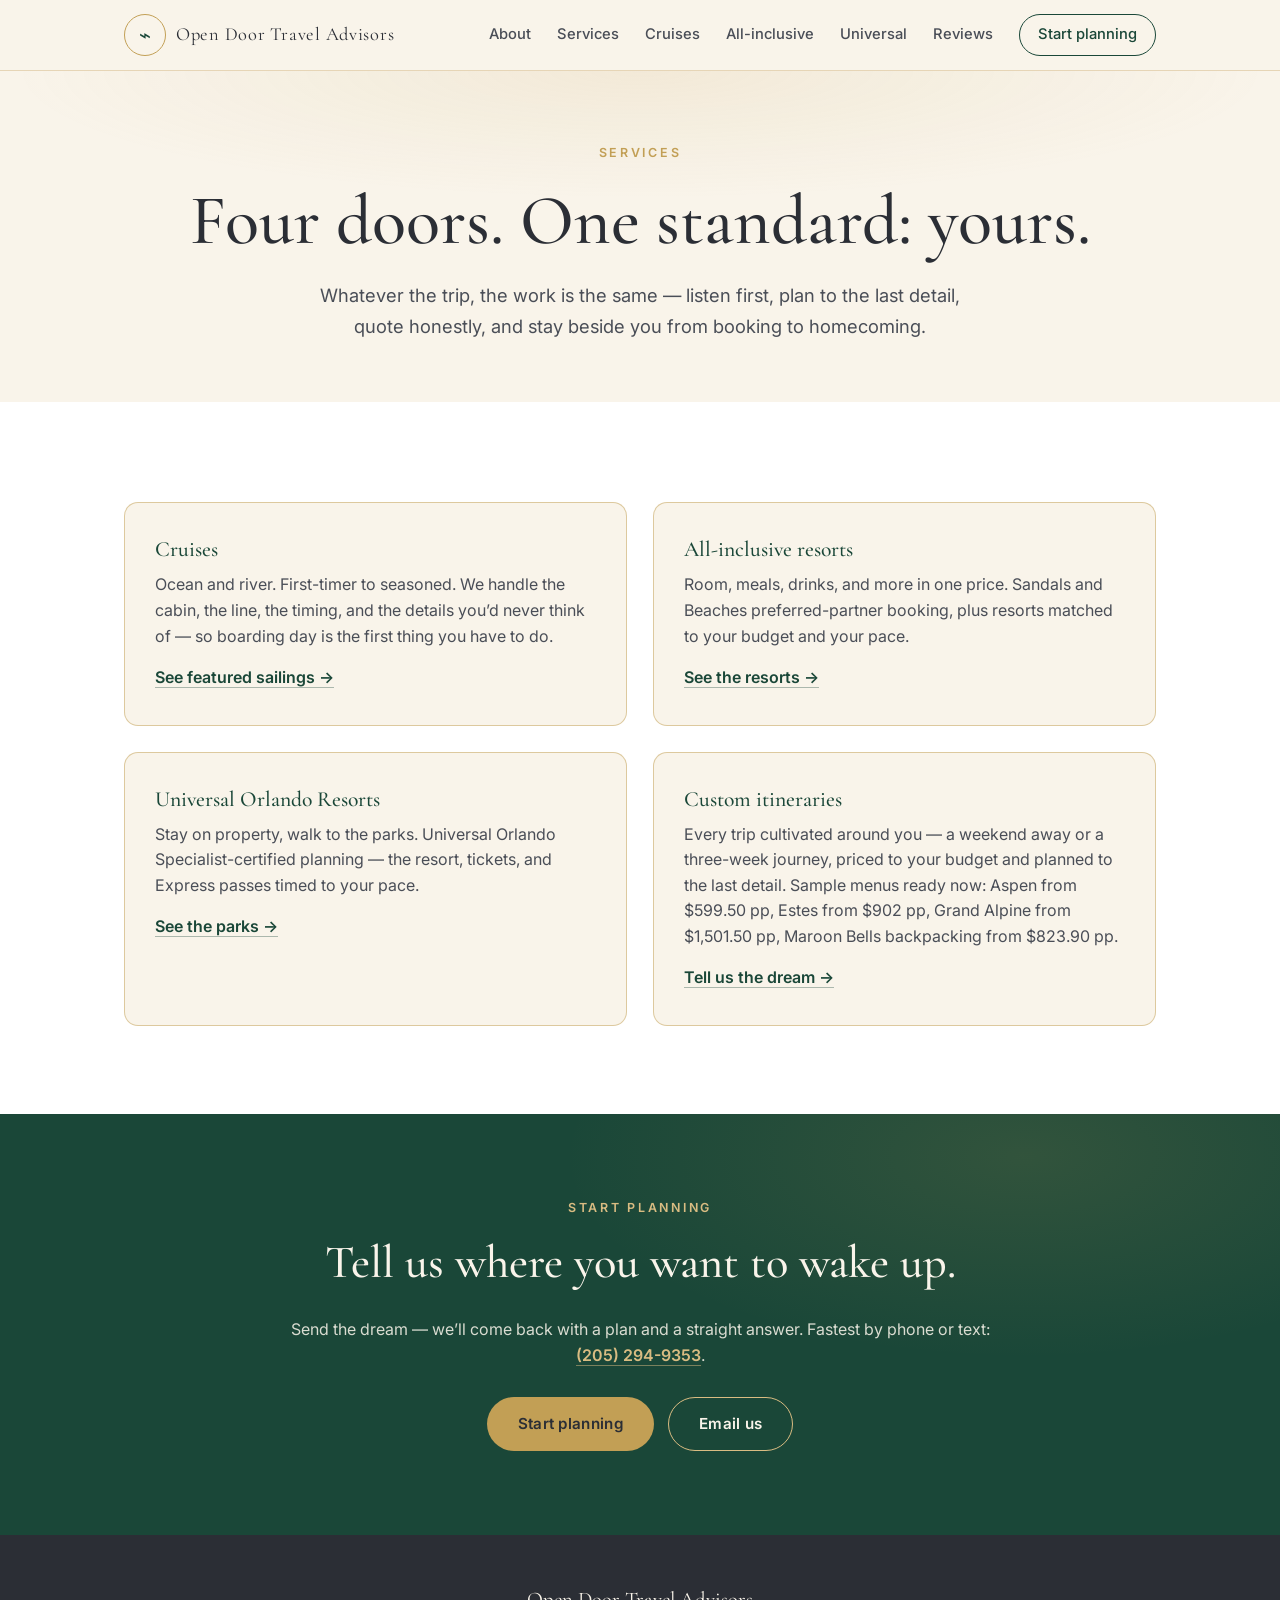
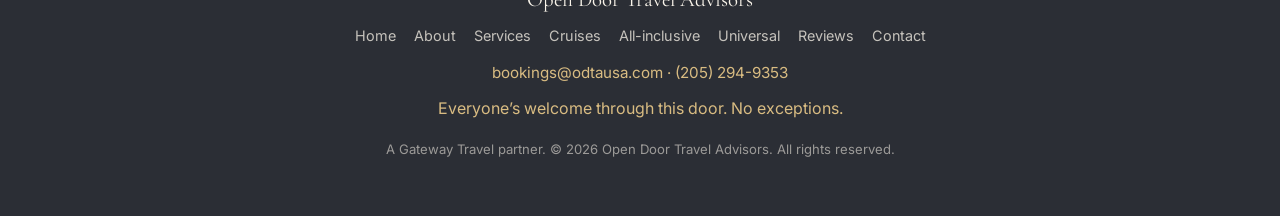
<file: services (1).html>
<!DOCTYPE html>
<html lang="en">
<head>
  <meta charset="UTF-8" />
  <meta name="viewport" content="width=device-width, initial-scale=1.0" />
  <title>Services — Open Door Travel Advisors</title>
  <meta name="description" content="Cruises, all-inclusive resorts, Universal Orlando Resorts, and custom itineraries — planned to the last detail. A Gateway Travel partner." />
  <link rel="icon" href="logo_emerald.jpg" />
  <link rel="preconnect" href="https://fonts.googleapis.com" />
  <link rel="preconnect" href="https://fonts.gstatic.com" crossorigin />
  <link href="https://fonts.googleapis.com/css2?family=Cormorant+Garamond:ital,wght@0,400;0,500;0,600;1,400&family=Inter:wght@400;500;600&display=swap" rel="stylesheet" />
  <link rel="stylesheet" href="styles.css" />
</head>
<body>

  <header class="site-header">
    <div class="wrap header-inner">
      <a class="brand" href="index.html">
        <span class="brand-glyph" aria-hidden="true">&#8961;</span>
        <span class="brand-name">Open Door Travel Advisors</span>
      </a>
      <input type="checkbox" id="nav-toggle" class="nav-toggle" />
      <label for="nav-toggle" class="nav-burger" aria-label="Menu"></label>
      <nav class="site-nav" aria-label="Main">
        <a href="about.html">About</a>
        <a href="services.html">Services</a>
        <a href="cruises.html">Cruises</a>
        <a href="all-inclusive.html">All-inclusive</a>
        <a href="universal.html">Universal</a>
        <a href="reviews.html">Reviews</a>
        <a href="index.html#contact" class="nav-cta">Start planning</a>
      </nav>
    </div>
  </header>

  <main>

    <section class="page-hero">
      <div class="wrap">
        <p class="eyebrow">Services</p>
        <h1>Four doors. One standard: yours.</h1>
        <p class="lead page-lead">Whatever the trip, the work is the same &mdash; listen first, plan to the last detail, quote honestly, and stay beside you from booking to homecoming.</p>
      </div>
    </section>

    <section class="section section-light">
      <div class="wrap">
        <div class="cards">
          <article class="card">
            <h3>Cruises</h3>
            <p>Ocean and river. First-timer to seasoned. We handle the cabin, the line, the timing, and the details you&rsquo;d never think of &mdash; so boarding day is the first thing you have to do.</p>
            <p class="card-link"><a href="cruises.html">See featured sailings &rarr;</a></p>
          </article>
          <article class="card">
            <h3>All-inclusive resorts</h3>
            <p>Room, meals, drinks, and more in one price. Sandals and Beaches preferred-partner booking, plus resorts matched to your budget and your pace.</p>
            <p class="card-link"><a href="all-inclusive.html">See the resorts &rarr;</a></p>
          </article>
          <article class="card">
            <h3>Universal Orlando Resorts</h3>
            <p>Stay on property, walk to the parks. Universal Orlando Specialist-certified planning &mdash; the resort, tickets, and Express passes timed to your pace.</p>
            <p class="card-link"><a href="universal.html">See the parks &rarr;</a></p>
          </article>
          <article class="card">
            <h3>Custom itineraries</h3>
            <p>Every trip cultivated around you &mdash; a weekend away or a three-week journey, priced to your budget and planned to the last detail. Sample menus ready now: Aspen from $599.50 pp, Estes from $902 pp, Grand Alpine from $1,501.50 pp, Maroon Bells backpacking from $823.90 pp.</p>
            <p class="card-link"><a href="index.html#contact">Tell us the dream &rarr;</a></p>
          </article>
        </div>
      </div>
    </section>

    <section class="cta-band">
      <div class="wrap narrow">
        <p class="eyebrow eyebrow-light">Start planning</p>
        <h2>Tell us where you want to wake up.</h2>
        <p class="cta-lead">Send the dream &mdash; we&rsquo;ll come back with a plan and a straight answer. Fastest by phone or text: <a class="contact-link contact-link-light" href="tel:+12052949353">(205) 294-9353</a>.</p>
        <div class="cta-actions">
          <a class="btn btn-gold" href="index.html#contact">Start planning</a>
          <a class="btn btn-ghost-light" href="mailto:bookings@odtausa.com">Email us</a>
        </div>
      </div>
    </section>

  </main>

  <footer class="site-footer">
    <div class="wrap footer-inner">
      <p class="footer-brand">Open Door Travel Advisors</p>
      <nav class="footer-nav" aria-label="Footer">
        <a href="index.html">Home</a>
        <a href="about.html">About</a>
        <a href="services.html">Services</a>
        <a href="cruises.html">Cruises</a>
        <a href="all-inclusive.html">All-inclusive</a>
        <a href="universal.html">Universal</a>
        <a href="reviews.html">Reviews</a>
        <a href="index.html#contact">Contact</a>
      </nav>
      <p class="footer-contact">bookings@odtausa.com &middot; (205) 294-9353</p>
      <p class="footer-tag">Everyone&rsquo;s welcome through this door. No exceptions.</p>
      <p class="footer-legal">A Gateway Travel partner. &copy; 2026 Open Door Travel Advisors. All rights reserved.</p>
    </div>
  </footer>

</body>
</html>
</file>
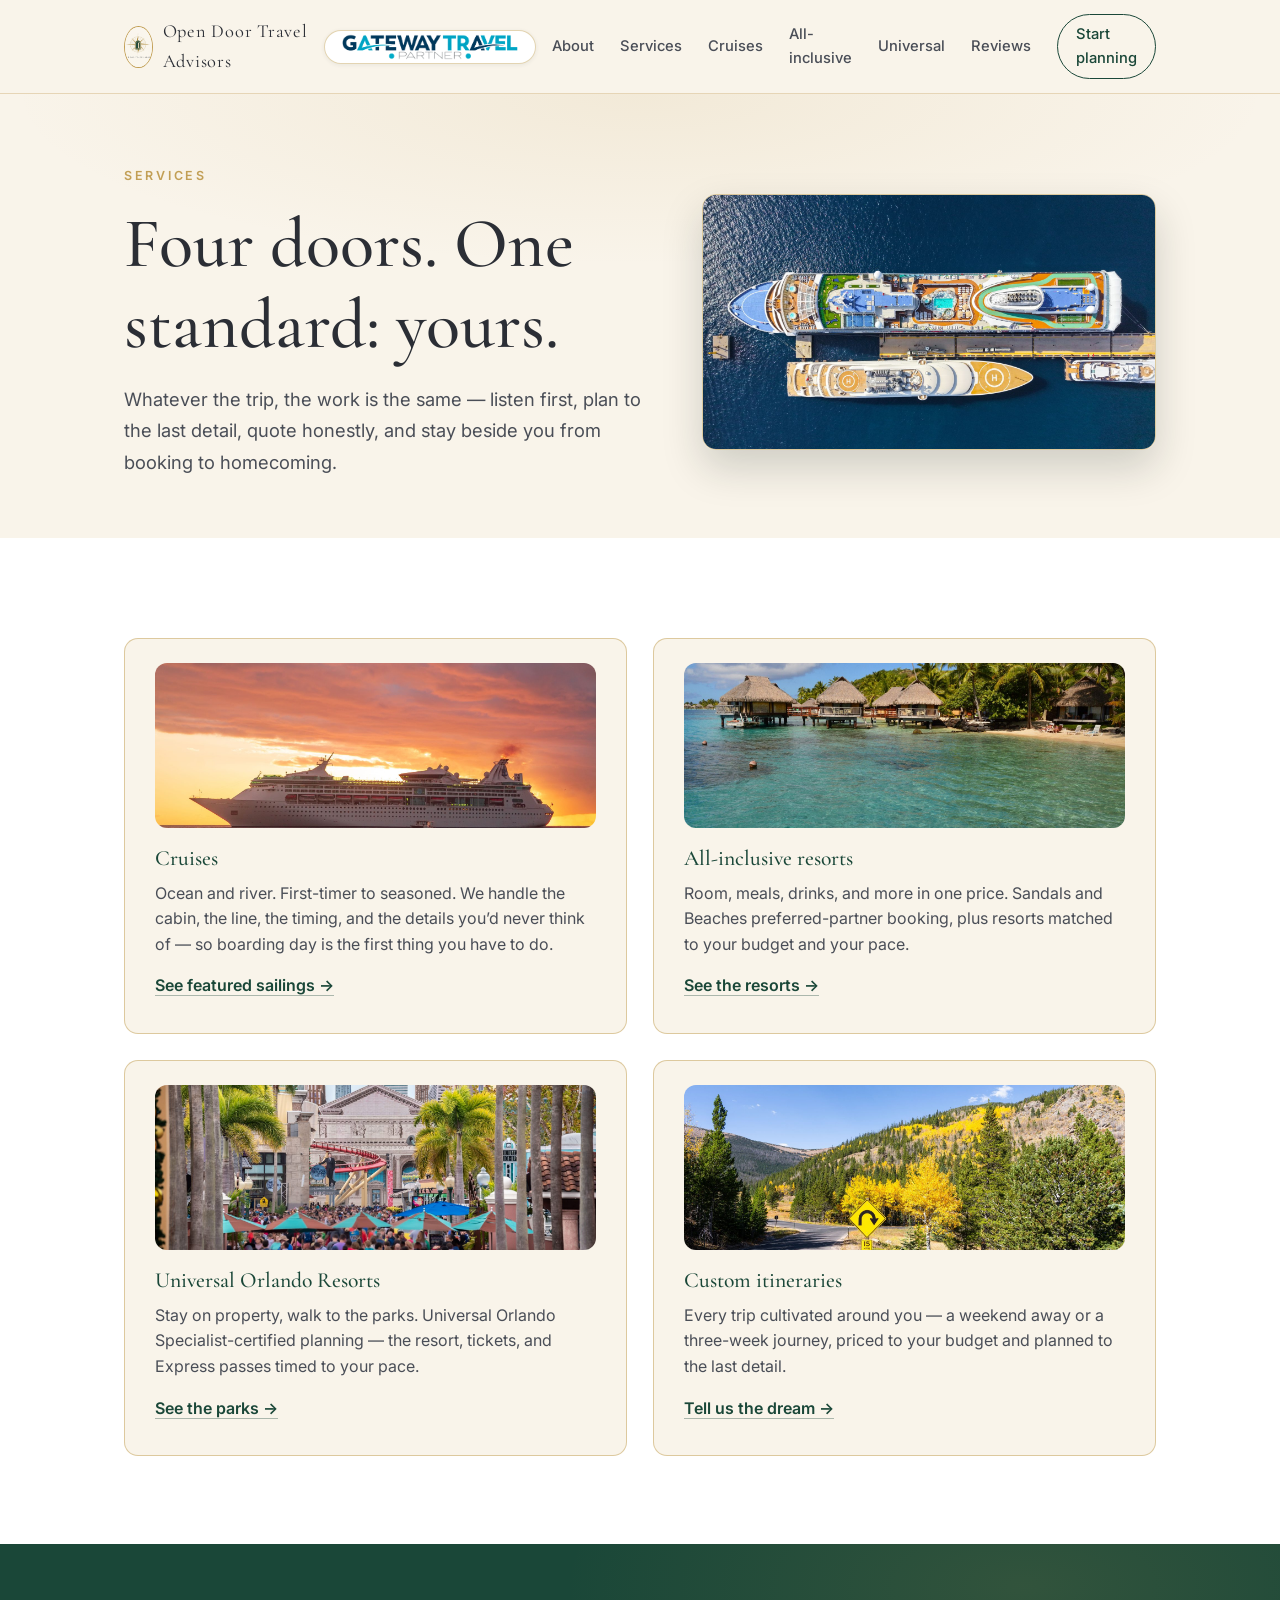
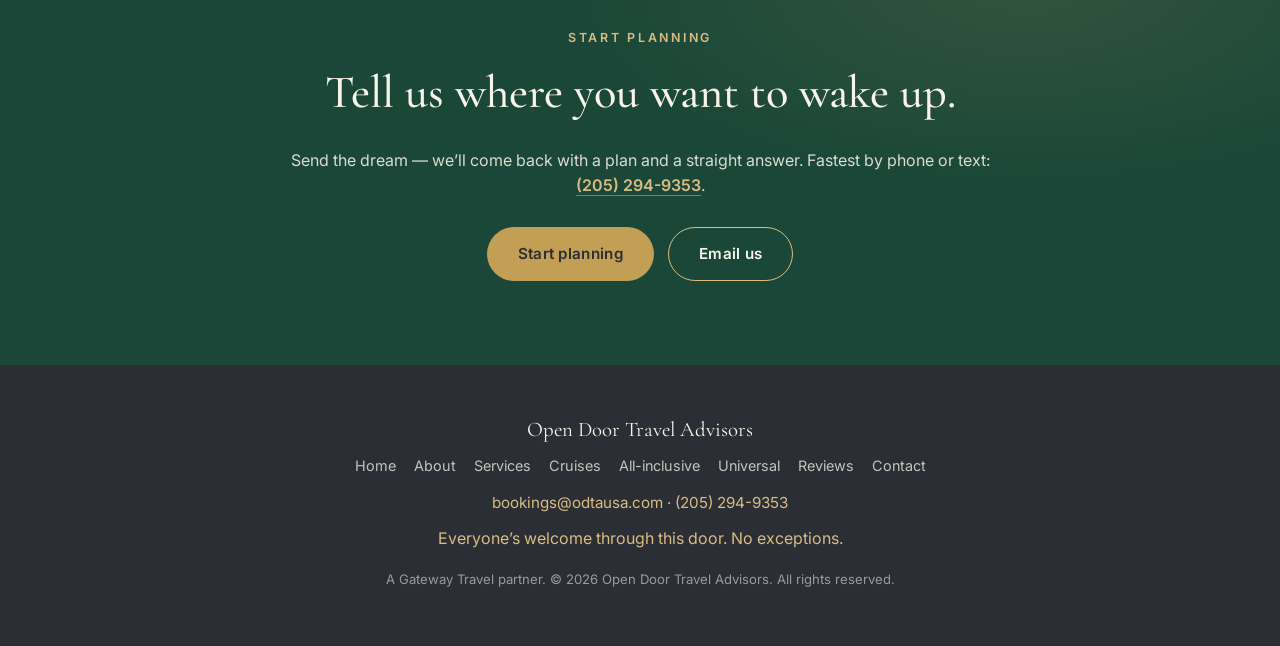
<file: services.html>
<!DOCTYPE html>
<html lang="en">
<head>
  <meta charset="UTF-8" />
  <meta name="viewport" content="width=device-width, initial-scale=1.0" />
  <title>Services — Open Door Travel Advisors</title>
  <meta name="description" content="Cruises, all-inclusive resorts, Universal Orlando Resorts, and custom itineraries — planned to the last detail. A Gateway Travel partner." />
  <link rel="icon" href="logo_emerald.jpg" />
  <link rel="preconnect" href="https://fonts.googleapis.com" />
  <link rel="preconnect" href="https://fonts.gstatic.com" crossorigin />
  <link href="https://fonts.googleapis.com/css2?family=Cormorant+Garamond:ital,wght@0,400;0,500;0,600;1,400&family=Inter:wght@400;500;600&display=swap" rel="stylesheet" />
  <link rel="stylesheet" href="styles.css" />
  <!-- Google Analytics 4 -->
  <script async src="https://www.googletagmanager.com/gtag/js?id=G-C7EV8BQ2J8"></script>
  <script>
    window.dataLayer = window.dataLayer || [];
    function gtag(){dataLayer.push(arguments);}
    gtag('js', new Date());
    gtag('config', 'G-C7EV8BQ2J8');
    document.addEventListener('submit', function (e) {
      if (e.target && e.target.matches && e.target.matches('form')) {
        gtag('event', 'generate_lead', { event_category: 'form', event_label: 'contact_form' });
      }
    });
  </script>
<script type="application/ld+json">
{
  "@context": "https://schema.org",
  "@type": "TravelAgency",
  "name": "Open Door Travel Advisors",
  "description": "Fully customizable vacation itineraries to fit any budget: cruises, all-inclusive resorts, Universal Orlando, and custom trips. Everyone's welcome through this door. A Gateway Travel partner.",
  "url": "https://odtausa.com",
  "logo": "https://odtausa.com/logo_emerald.jpg",
  "email": "bookings@odtausa.com",
  "telephone": "+1-205-294-9353",
  "priceRange": "$$",
  "areaServed": [
    "Clanton",
    "Chilton County",
    "Alabama",
    "United States"
  ]
}
</script>
</head>
<body>

  <header class="site-header">
    <div class="wrap header-inner">
      <a class="brand" href="index.html">
        <span class="brand-glyph" aria-hidden="true"><img src="logo_emerald.jpg" alt="" /></span>
        <span class="brand-name">Open Door Travel Advisors</span>
      </a>
      <span class="gateway-badge">
        <img src="gateway_logo.png" alt="Gateway Travel Partner" width="1000" height="188" />
      </span>
      <input type="checkbox" id="nav-toggle" class="nav-toggle" />
      <label for="nav-toggle" class="nav-burger" aria-label="Menu"></label>
      <nav class="site-nav" aria-label="Main">
        <a href="about.html">About</a>
        <a href="services.html">Services</a>
        <a href="cruises.html">Cruises</a>
        <a href="all-inclusive.html">All-inclusive</a>
        <a href="universal.html">Universal</a>
        <a href="reviews.html">Reviews</a>
        <a href="index.html#contact" class="nav-cta">Start planning</a>
      </nav>
    </div>
  </header>

  <main>

    <section class="page-hero with-photo">
      <div class="wrap">
        <div class="hero-text">
        <p class="eyebrow">Services</p>
        <h1>Four doors. One standard: yours.</h1>
        <p class="lead page-lead">Whatever the trip, the work is the same &mdash; listen first, plan to the last detail, quote honestly, and stay beside you from booking to homecoming.</p>
        </div>
        <div class="hero-photo">
          <img src="ship_port.jpg" alt="Cruise ships moored at a sunny port" />
        </div>
      </div>
    </section>

    <section class="section section-light">
      <div class="wrap">
        <div class="cards">
          <article class="card">
            <div class="card-img"><img src="cruise_sunset.jpg" alt="Cruise ship at sunset" loading="lazy" /></div>
            <h3>Cruises</h3>
            <p>Ocean and river. First-timer to seasoned. We handle the cabin, the line, the timing, and the details you&rsquo;d never think of &mdash; so boarding day is the first thing you have to do.</p>
            <p class="card-link"><a href="cruises.html">See featured sailings &rarr;</a></p>
          </article>
          <article class="card">
            <div class="card-img"><img src="resort_beach.jpg" alt="Tropical beach resort" loading="lazy" /></div>
            <h3>All-inclusive resorts</h3>
            <p>Room, meals, drinks, and more in one price. Sandals and Beaches preferred-partner booking, plus resorts matched to your budget and your pace.</p>
            <p class="card-link"><a href="all-inclusive.html">See the resorts &rarr;</a></p>
          </article>
          <article class="card">
            <div class="card-img"><img src="universal_entrance.jpg" alt="Universal Studios Orlando entrance" loading="lazy" /></div>
            <h3>Universal Orlando Resorts</h3>
            <p>Stay on property, walk to the parks. Universal Orlando Specialist-certified planning &mdash; the resort, tickets, and Express passes timed to your pace.</p>
            <p class="card-link"><a href="universal.html">See the parks &rarr;</a></p>
          </article>
          <article class="card">
            <div class="card-img"><img src="road.jpg" alt="Open road through the mountains" loading="lazy" /></div>
            <h3>Custom itineraries</h3>
            <p>Every trip cultivated around you &mdash; a weekend away or a three-week journey, priced to your budget and planned to the last detail.</p>
            <p class="card-link"><a href="index.html#contact">Tell us the dream &rarr;</a></p>
          </article>
        </div>
      </div>
    </section>

    <section class="cta-band">
      <div class="wrap narrow">
        <p class="eyebrow eyebrow-light">Start planning</p>
        <h2>Tell us where you want to wake up.</h2>
        <p class="cta-lead">Send the dream &mdash; we&rsquo;ll come back with a plan and a straight answer. Fastest by phone or text: <a class="contact-link contact-link-light" href="tel:+12052949353">(205) 294-9353</a>.</p>
        <div class="cta-actions">
          <a class="btn btn-gold" href="index.html#contact">Start planning</a>
          <a class="btn btn-ghost-light" href="mailto:bookings@odtausa.com">Email us</a>
        </div>
      </div>
    </section>

  </main>

  <footer class="site-footer">
    <div class="wrap footer-inner">
      <p class="footer-brand">Open Door Travel Advisors</p>
      <nav class="footer-nav" aria-label="Footer">
        <a href="index.html">Home</a>
        <a href="about.html">About</a>
        <a href="services.html">Services</a>
        <a href="cruises.html">Cruises</a>
        <a href="all-inclusive.html">All-inclusive</a>
        <a href="universal.html">Universal</a>
        <a href="reviews.html">Reviews</a>
        <a href="index.html#contact">Contact</a>
      </nav>
      <p class="footer-contact">bookings@odtausa.com &middot; (205) 294-9353</p>
      <p class="footer-tag">Everyone&rsquo;s welcome through this door. No exceptions.</p>
      <p class="footer-legal">A Gateway Travel partner. &copy; 2026 Open Door Travel Advisors. All rights reserved.</p>
    </div>
  </footer>

</body>
</html>
</file>
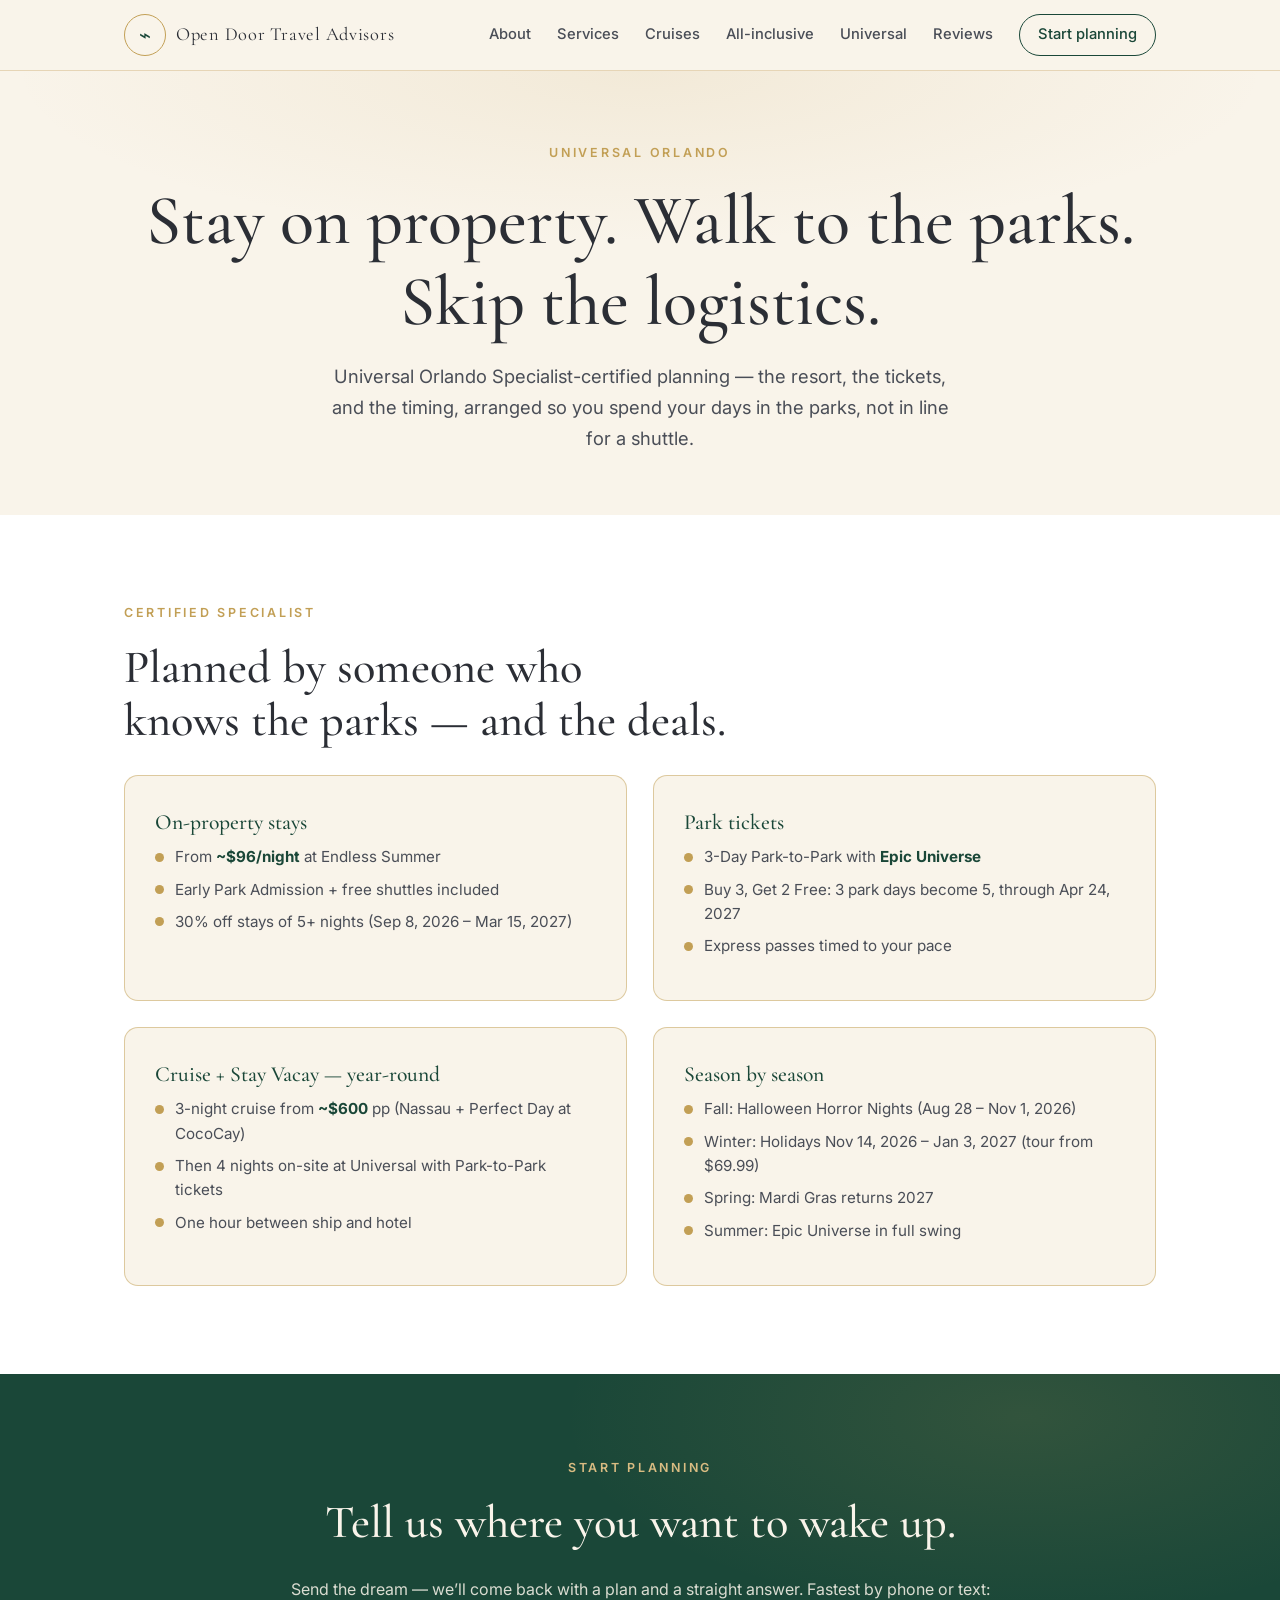
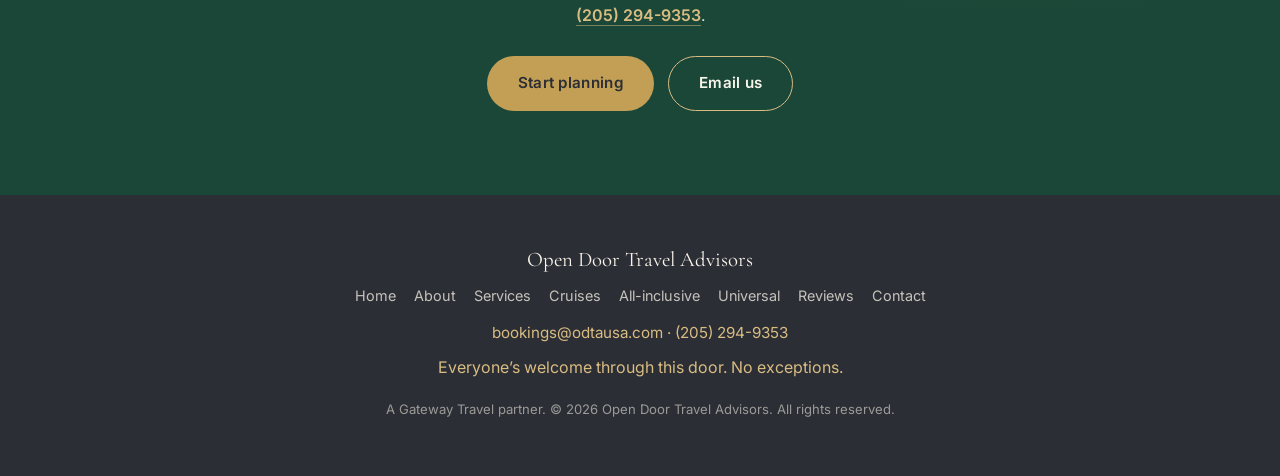
<file: universal (1).html>
<!DOCTYPE html>
<html lang="en">
<head>
  <meta charset="UTF-8" />
  <meta name="viewport" content="width=device-width, initial-scale=1.0" />
  <title>Universal Orlando — Open Door Travel Advisors</title>
  <meta name="description" content="Universal Orlando Specialist-certified planning: on-site resorts, Park-to-Park tickets with Epic Universe, and Cruise + Stay packages from Port Canaveral." />
  <link rel="icon" href="logo_emerald.jpg" />
  <link rel="preconnect" href="https://fonts.googleapis.com" />
  <link rel="preconnect" href="https://fonts.gstatic.com" crossorigin />
  <link href="https://fonts.googleapis.com/css2?family=Cormorant+Garamond:ital,wght@0,400;0,500;0,600;1,400&family=Inter:wght@400;500;600&display=swap" rel="stylesheet" />
  <link rel="stylesheet" href="styles.css" />
</head>
<body>

  <header class="site-header">
    <div class="wrap header-inner">
      <a class="brand" href="index.html">
        <span class="brand-glyph" aria-hidden="true">&#8961;</span>
        <span class="brand-name">Open Door Travel Advisors</span>
      </a>
      <input type="checkbox" id="nav-toggle" class="nav-toggle" />
      <label for="nav-toggle" class="nav-burger" aria-label="Menu"></label>
      <nav class="site-nav" aria-label="Main">
        <a href="about.html">About</a>
        <a href="services.html">Services</a>
        <a href="cruises.html">Cruises</a>
        <a href="all-inclusive.html">All-inclusive</a>
        <a href="universal.html">Universal</a>
        <a href="reviews.html">Reviews</a>
        <a href="index.html#contact" class="nav-cta">Start planning</a>
      </nav>
    </div>
  </header>

  <main>

    <section class="page-hero">
      <div class="wrap">
        <p class="eyebrow">Universal Orlando</p>
        <h1>Stay on property. Walk to the parks. Skip the logistics.</h1>
        <p class="lead page-lead">Universal Orlando Specialist-certified planning &mdash; the resort, the tickets, and the timing, arranged so you spend your days in the parks, not in line for a shuttle.</p>
      </div>
    </section>

    <section class="section section-light">
      <div class="wrap">
        <p class="eyebrow">Certified specialist</p>
        <h2>Planned by someone who<br />knows the parks &mdash; and the deals.</h2>
        <div class="cards">
          <article class="card">
            <h3>On-property stays</h3>
            <ul class="dot-list">
              <li>From <strong>~$96/night</strong> at Endless Summer</li>
              <li>Early Park Admission + free shuttles included</li>
              <li>30% off stays of 5+ nights (Sep 8, 2026 &ndash; Mar 15, 2027)</li>
            </ul>
          </article>
          <article class="card">
            <h3>Park tickets</h3>
            <ul class="dot-list">
              <li>3-Day Park-to-Park with <strong>Epic Universe</strong></li>
              <li>Buy 3, Get 2 Free: 3 park days become 5, through Apr 24, 2027</li>
              <li>Express passes timed to your pace</li>
            </ul>
          </article>
          <article class="card">
            <h3>Cruise + Stay Vacay &mdash; year-round</h3>
            <ul class="dot-list">
              <li>3-night cruise from <strong>~$600</strong> pp (Nassau + Perfect Day at CocoCay)</li>
              <li>Then 4 nights on-site at Universal with Park-to-Park tickets</li>
              <li>One hour between ship and hotel</li>
            </ul>
          </article>
          <article class="card">
            <h3>Season by season</h3>
            <ul class="dot-list">
              <li>Fall: Halloween Horror Nights (Aug 28 &ndash; Nov 1, 2026)</li>
              <li>Winter: Holidays Nov 14, 2026 &ndash; Jan 3, 2027 (tour from $69.99)</li>
              <li>Spring: Mardi Gras returns 2027</li>
              <li>Summer: Epic Universe in full swing</li>
            </ul>
          </article>
        </div>
      </div>
    </section>

    <section class="cta-band">
      <div class="wrap narrow">
        <p class="eyebrow eyebrow-light">Start planning</p>
        <h2>Tell us where you want to wake up.</h2>
        <p class="cta-lead">Send the dream &mdash; we&rsquo;ll come back with a plan and a straight answer. Fastest by phone or text: <a class="contact-link contact-link-light" href="tel:+12052949353">(205) 294-9353</a>.</p>
        <div class="cta-actions">
          <a class="btn btn-gold" href="index.html#contact">Start planning</a>
          <a class="btn btn-ghost-light" href="mailto:bookings@odtausa.com">Email us</a>
        </div>
      </div>
    </section>

  </main>

  <footer class="site-footer">
    <div class="wrap footer-inner">
      <p class="footer-brand">Open Door Travel Advisors</p>
      <nav class="footer-nav" aria-label="Footer">
        <a href="index.html">Home</a>
        <a href="about.html">About</a>
        <a href="services.html">Services</a>
        <a href="cruises.html">Cruises</a>
        <a href="all-inclusive.html">All-inclusive</a>
        <a href="universal.html">Universal</a>
        <a href="reviews.html">Reviews</a>
        <a href="index.html#contact">Contact</a>
      </nav>
      <p class="footer-contact">bookings@odtausa.com &middot; (205) 294-9353</p>
      <p class="footer-tag">Everyone&rsquo;s welcome through this door. No exceptions.</p>
      <p class="footer-legal">A Gateway Travel partner. &copy; 2026 Open Door Travel Advisors. All rights reserved.</p>
    </div>
  </footer>

</body>
</html>
</file>
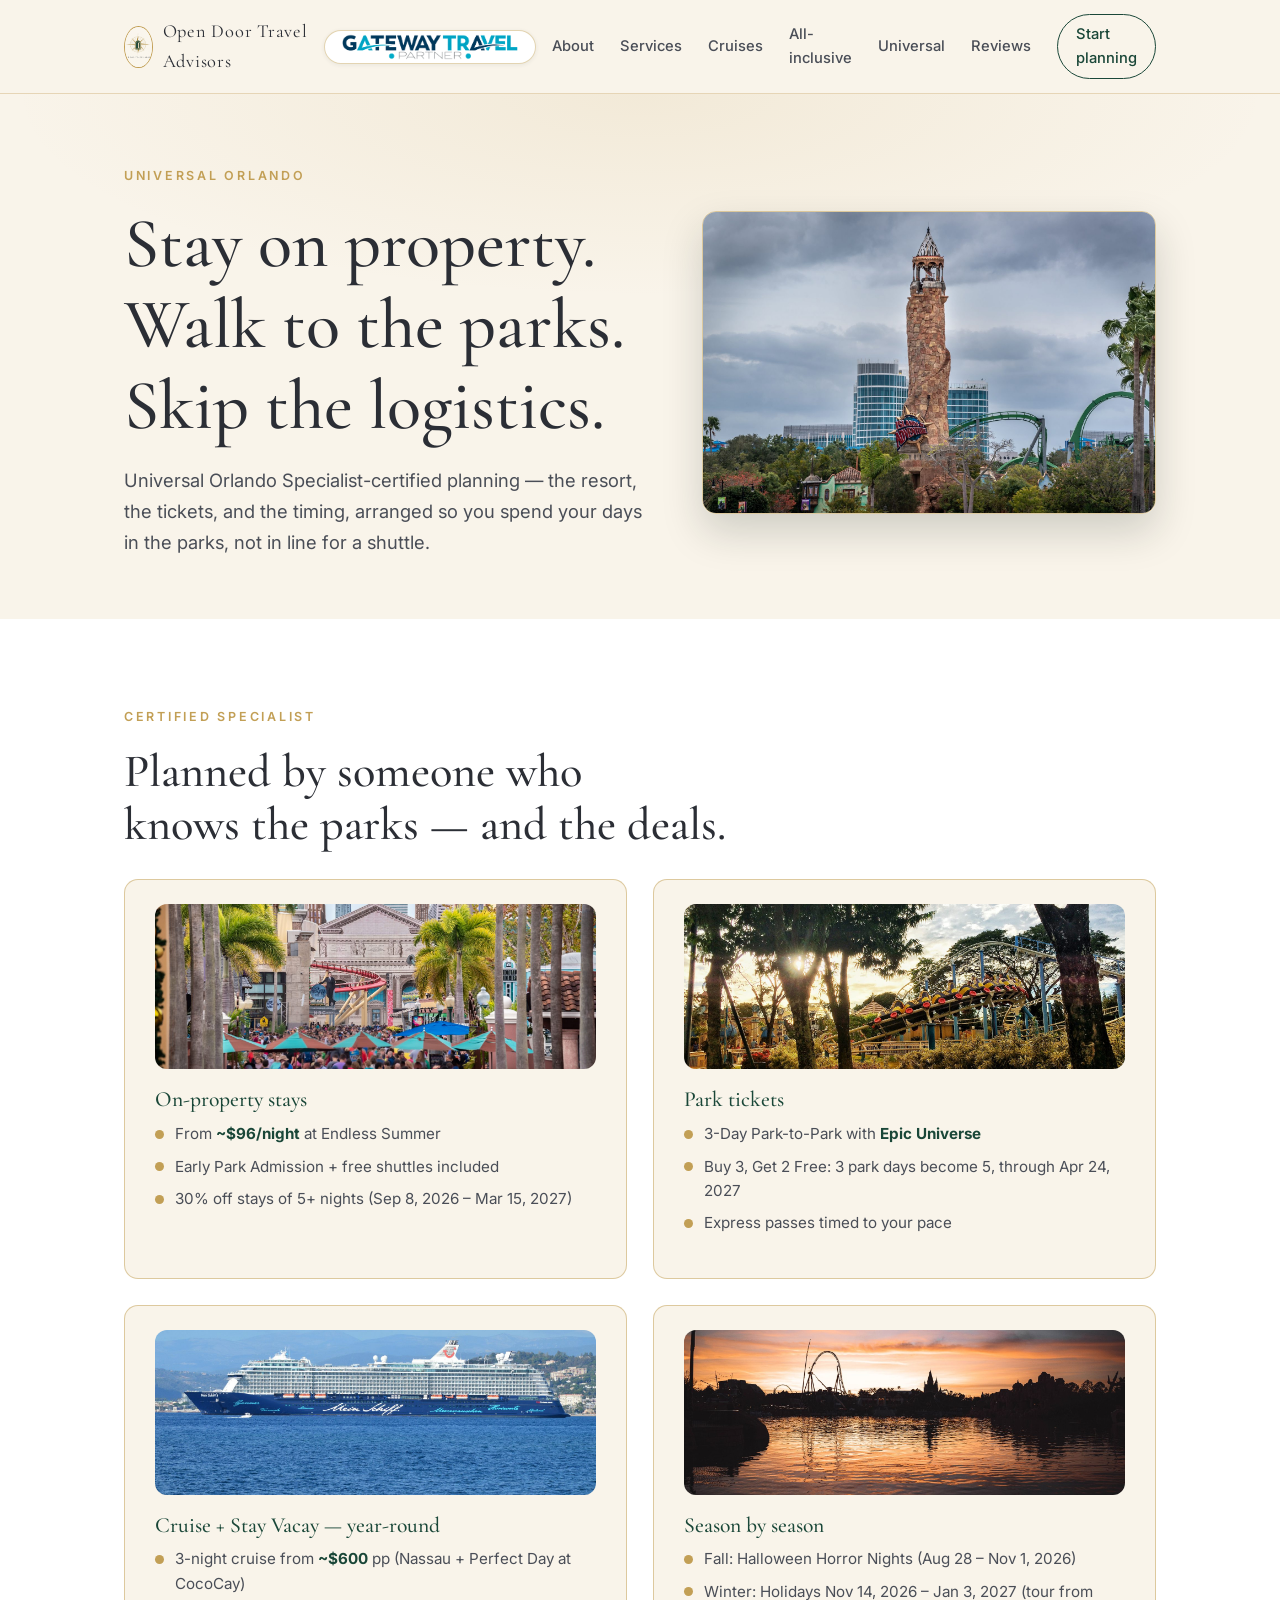
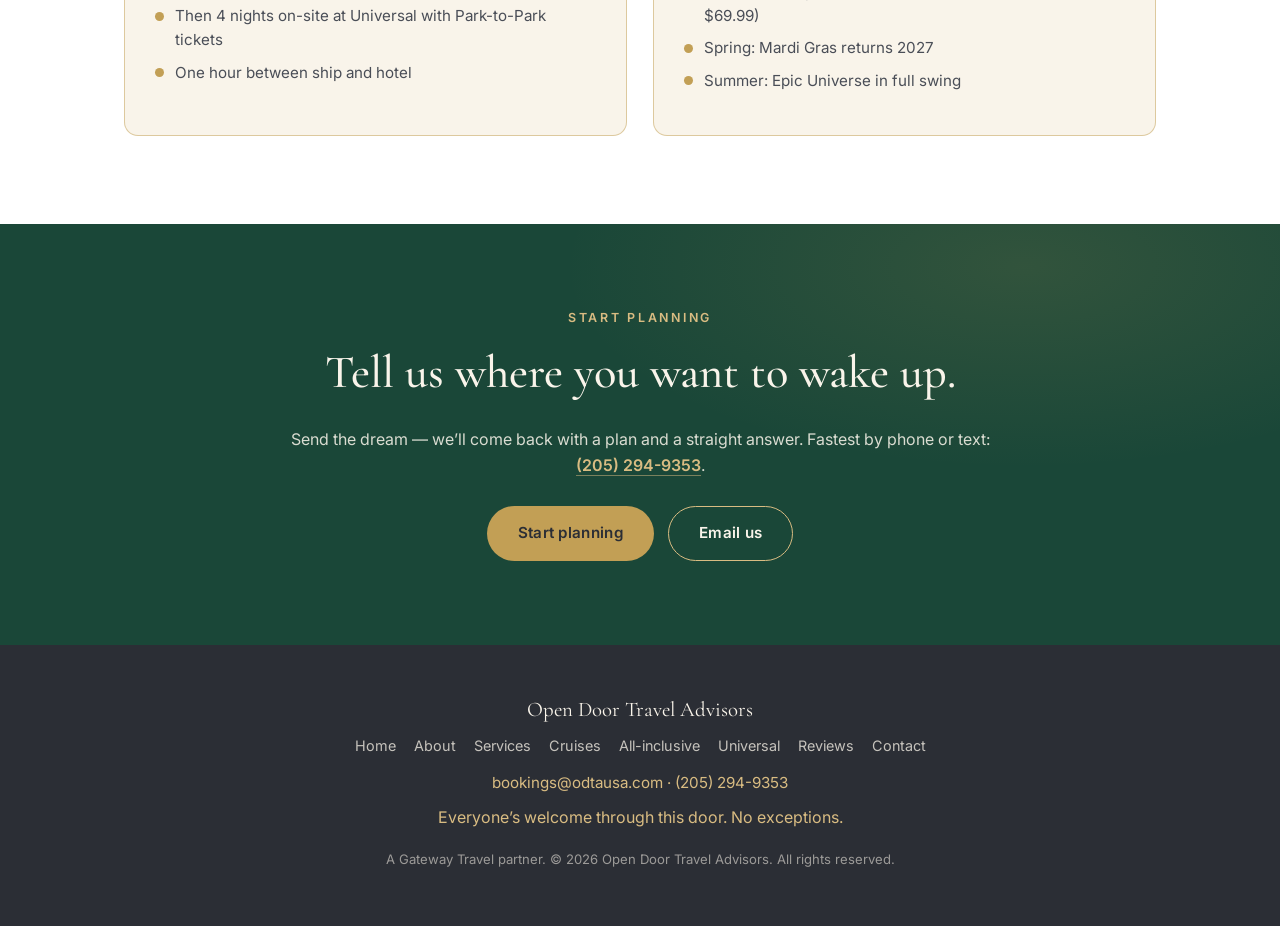
<file: universal.html>
<!DOCTYPE html>
<html lang="en">
<head>
  <meta charset="UTF-8" />
  <meta name="viewport" content="width=device-width, initial-scale=1.0" />
  <title>Universal Orlando — Open Door Travel Advisors</title>
  <meta name="description" content="Universal Orlando Specialist-certified planning: on-site resorts, Park-to-Park tickets with Epic Universe, and Cruise + Stay packages from Port Canaveral." />
  <link rel="icon" href="logo_emerald.jpg" />
  <link rel="preconnect" href="https://fonts.googleapis.com" />
  <link rel="preconnect" href="https://fonts.gstatic.com" crossorigin />
  <link href="https://fonts.googleapis.com/css2?family=Cormorant+Garamond:ital,wght@0,400;0,500;0,600;1,400&family=Inter:wght@400;500;600&display=swap" rel="stylesheet" />
  <link rel="stylesheet" href="styles.css" />
  <!-- Google Analytics 4 -->
  <script async src="https://www.googletagmanager.com/gtag/js?id=G-C7EV8BQ2J8"></script>
  <script>
    window.dataLayer = window.dataLayer || [];
    function gtag(){dataLayer.push(arguments);}
    gtag('js', new Date());
    gtag('config', 'G-C7EV8BQ2J8');
    document.addEventListener('submit', function (e) {
      if (e.target && e.target.matches && e.target.matches('form')) {
        gtag('event', 'generate_lead', { event_category: 'form', event_label: 'contact_form' });
      }
    });
  </script>
<script type="application/ld+json">
{
  "@context": "https://schema.org",
  "@type": "TravelAgency",
  "name": "Open Door Travel Advisors",
  "description": "Fully customizable vacation itineraries to fit any budget: cruises, all-inclusive resorts, Universal Orlando, and custom trips. Everyone's welcome through this door. A Gateway Travel partner.",
  "url": "https://odtausa.com",
  "logo": "https://odtausa.com/logo_emerald.jpg",
  "email": "bookings@odtausa.com",
  "telephone": "+1-205-294-9353",
  "priceRange": "$$",
  "areaServed": [
    "Clanton",
    "Chilton County",
    "Alabama",
    "United States"
  ]
}
</script>
</head>
<body>

  <header class="site-header">
    <div class="wrap header-inner">
      <a class="brand" href="index.html">
        <span class="brand-glyph" aria-hidden="true"><img src="logo_emerald.jpg" alt="" /></span>
        <span class="brand-name">Open Door Travel Advisors</span>
      </a>
      <span class="gateway-badge">
        <img src="gateway_logo.png" alt="Gateway Travel Partner" width="1000" height="188" />
      </span>
      <input type="checkbox" id="nav-toggle" class="nav-toggle" />
      <label for="nav-toggle" class="nav-burger" aria-label="Menu"></label>
      <nav class="site-nav" aria-label="Main">
        <a href="about.html">About</a>
        <a href="services.html">Services</a>
        <a href="cruises.html">Cruises</a>
        <a href="all-inclusive.html">All-inclusive</a>
        <a href="universal.html">Universal</a>
        <a href="reviews.html">Reviews</a>
        <a href="index.html#contact" class="nav-cta">Start planning</a>
      </nav>
    </div>
  </header>

  <main>

    <section class="page-hero with-photo">
      <div class="wrap">
        <div class="hero-text">
        <p class="eyebrow">Universal Orlando</p>
        <h1>Stay on property. Walk to the parks. Skip the logistics.</h1>
        <p class="lead page-lead">Universal Orlando Specialist-certified planning &mdash; the resort, the tickets, and the timing, arranged so you spend your days in the parks, not in line for a shuttle.</p>
        </div>
        <div class="hero-photo">
          <img src="universal_ioa.jpg" alt="Islands of Adventure at Universal Orlando" />
        </div>
      </div>
    </section>

    <section class="section section-light">
      <div class="wrap">
        <p class="eyebrow">Certified specialist</p>
        <h2>Planned by someone who<br />knows the parks &mdash; and the deals.</h2>
        <div class="cards">
          <article class="card">
            <div class="card-img"><img src="universal_entrance.jpg" alt="Universal Studios Orlando entrance" loading="lazy" /></div>
            <h3>On-property stays</h3>
            <ul class="dot-list">
              <li>From <strong>~$96/night</strong> at Endless Summer</li>
              <li>Early Park Admission + free shuttles included</li>
              <li>30% off stays of 5+ nights (Sep 8, 2026 &ndash; Mar 15, 2027)</li>
            </ul>
          </article>
          <article class="card">
            <div class="card-img"><img src="coaster_red.jpg" alt="Roller coaster under a bright sky" loading="lazy" /></div>
            <h3>Park tickets</h3>
            <ul class="dot-list">
              <li>3-Day Park-to-Park with <strong>Epic Universe</strong></li>
              <li>Buy 3, Get 2 Free: 3 park days become 5, through Apr 24, 2027</li>
              <li>Express passes timed to your pace</li>
            </ul>
          </article>
          <article class="card">
            <div class="card-img"><img src="ship_blue.jpg" alt="Cruise ship on a clear day" loading="lazy" /></div>
            <h3>Cruise + Stay Vacay &mdash; year-round</h3>
            <ul class="dot-list">
              <li>3-night cruise from <strong>~$600</strong> pp (Nassau + Perfect Day at CocoCay)</li>
              <li>Then 4 nights on-site at Universal with Park-to-Park tickets</li>
              <li>One hour between ship and hotel</li>
            </ul>
          </article>
          <article class="card">
            <div class="card-img"><img src="universal_sunset.jpg" alt="Orlando skyline with roller coaster at sunset" loading="lazy" /></div>
            <h3>Season by season</h3>
            <ul class="dot-list">
              <li>Fall: Halloween Horror Nights (Aug 28 &ndash; Nov 1, 2026)</li>
              <li>Winter: Holidays Nov 14, 2026 &ndash; Jan 3, 2027 (tour from $69.99)</li>
              <li>Spring: Mardi Gras returns 2027</li>
              <li>Summer: Epic Universe in full swing</li>
            </ul>
          </article>
        </div>
      </div>
    </section>

    <section class="cta-band">
      <div class="wrap narrow">
        <p class="eyebrow eyebrow-light">Start planning</p>
        <h2>Tell us where you want to wake up.</h2>
        <p class="cta-lead">Send the dream &mdash; we&rsquo;ll come back with a plan and a straight answer. Fastest by phone or text: <a class="contact-link contact-link-light" href="tel:+12052949353">(205) 294-9353</a>.</p>
        <div class="cta-actions">
          <a class="btn btn-gold" href="index.html#contact">Start planning</a>
          <a class="btn btn-ghost-light" href="mailto:bookings@odtausa.com">Email us</a>
        </div>
      </div>
    </section>

  </main>

  <footer class="site-footer">
    <div class="wrap footer-inner">
      <p class="footer-brand">Open Door Travel Advisors</p>
      <nav class="footer-nav" aria-label="Footer">
        <a href="index.html">Home</a>
        <a href="about.html">About</a>
        <a href="services.html">Services</a>
        <a href="cruises.html">Cruises</a>
        <a href="all-inclusive.html">All-inclusive</a>
        <a href="universal.html">Universal</a>
        <a href="reviews.html">Reviews</a>
        <a href="index.html#contact">Contact</a>
      </nav>
      <p class="footer-contact">bookings@odtausa.com &middot; (205) 294-9353</p>
      <p class="footer-tag">Everyone&rsquo;s welcome through this door. No exceptions.</p>
      <p class="footer-legal">A Gateway Travel partner. &copy; 2026 Open Door Travel Advisors. All rights reserved.</p>
    </div>
  </footer>

</body>
</html>
</file>
<file: styles.css>
/* Open Door Travel Advisors — site draft v1
   Palette: cream #F9F4EA · gold #C29F55 · charcoal #2B2E35 · emerald #1A4738
   Fonts: Cormorant Garamond (display serif) + Inter (body), system fallbacks. */

:root {
  --cream: #F9F4EA;
  --cream-deep: #F1E9D9;
  --gold: #C29F55;
  --gold-soft: #D9BC82;
  --charcoal: #2B2E35;
  --charcoal-soft: #4A4E57;
  --emerald: #1A4738;
  --emerald-soft: #2C6A55;
  --white: #FFFFFF;
  --serif: "Cormorant Garamond", Georgia, "Times New Roman", serif;
  --sans: "Inter", -apple-system, BlinkMacSystemFont, "Segoe UI", Roboto, Helvetica, Arial, sans-serif;
}

* { margin: 0; padding: 0; box-sizing: border-box; }

html { scroll-behavior: smooth; }

body {
  font-family: var(--sans);
  color: var(--charcoal);
  background: var(--cream);
  line-height: 1.6;
  -webkit-font-smoothing: antialiased;
}

.wrap { max-width: 1080px; margin: 0 auto; padding: 0 24px; }
.narrow { max-width: 760px; }

h1, h2, h3 { font-family: var(--serif); font-weight: 500; line-height: 1.15; }
h1 { font-size: clamp(2.6rem, 7vw, 4.4rem); }
h2 { font-size: clamp(1.9rem, 4.5vw, 2.9rem); margin-bottom: 28px; }
h3 { font-size: 1.35rem; margin-bottom: 10px; }

p { color: var(--charcoal-soft); }
.lead { font-size: 1.15rem; line-height: 1.7; }

.eyebrow {
  font-family: var(--sans);
  font-size: 0.78rem;
  font-weight: 600;
  letter-spacing: 0.22em;
  text-transform: uppercase;
  color: var(--gold);
  margin-bottom: 18px;
}
.eyebrow-light { color: var(--gold-soft); }

/* ---------- Header ---------- */
.site-header {
  position: sticky;
  top: 0;
  z-index: 10;
  background: rgba(249, 244, 234, 0.94);
  backdrop-filter: blur(6px);
  border-bottom: 1px solid rgba(194, 159, 85, 0.35);
}
.header-inner {
  display: flex;
  align-items: center;
  justify-content: space-between;
  gap: 16px;
  padding-top: 14px;
  padding-bottom: 14px;
}
.brand {
  display: flex;
  align-items: center;
  gap: 10px;
  text-decoration: none;
  color: var(--charcoal);
}
.brand-glyph {
  display: inline-flex;
  align-items: center;
  justify-content: center;
  width: 42px;
  height: 42px;
  border: 1.5px solid var(--gold);
  border-radius: 50%;
  color: var(--emerald);
  font-size: 1.25rem;
  overflow: hidden;
}
.brand-glyph img {
  width: 100%;
  height: 100%;
  object-fit: cover;
  display: block;
}
.brand-name {
  font-family: var(--serif);
  font-size: 1.15rem;
  letter-spacing: 0.04em;
}
.site-nav { display: flex; align-items: center; gap: 26px; }
.site-nav a {
  text-decoration: none;
  font-size: 0.92rem;
  font-weight: 500;
  color: var(--charcoal-soft);
  transition: color 0.2s;
}
.site-nav a:hover { color: var(--emerald); }

/* Mobile nav toggle (hidden checkbox + burger label, no JS) */
.nav-toggle { position: absolute; opacity: 0; pointer-events: none; }
.nav-burger { display: none; }
.nav-cta {
  color: var(--emerald) !important;
  border: 1px solid var(--emerald);
  border-radius: 999px;
  padding: 8px 18px;
}
.nav-cta:hover { background: var(--emerald); color: var(--cream) !important; }


.gateway-badge {
  display: inline-flex;
  align-items: center;
  padding: 4px 14px;
  background: #ffffff;
  border: 1px solid rgba(194, 159, 85, 0.45);
  border-radius: 999px;
  box-shadow: 0 1px 4px rgba(43, 46, 53, 0.08);
  flex-shrink: 0;
}
.gateway-badge img {
  display: block;
  height: 34px;
  width: auto;
}

/* ---------- Hero ---------- */
.hero {
  padding: 72px 0 84px;
  text-align: center;
  background:
    radial-gradient(ellipse 70% 55% at 50% 0%, rgba(194, 159, 85, 0.12), transparent 70%),
    var(--cream);
}
.hero-inner { display: flex; flex-direction: column; align-items: center; }
.hero-logo {
  width: clamp(180px, 34vw, 300px);
  height: auto;
  border-radius: 12px;
  box-shadow: 0 18px 50px rgba(43, 46, 53, 0.14);
  margin-bottom: 36px;
}
.hero h1 { margin-bottom: 18px; }
.hero-sub {
  font-size: clamp(1.05rem, 2.4vw, 1.3rem);
  max-width: 560px;
  margin-bottom: 36px;
}
.hero-actions { display: flex; gap: 14px; flex-wrap: wrap; justify-content: center; }

/* ---------- Buttons ---------- */
.btn {
  display: inline-block;
  font-family: var(--sans);
  font-size: 0.95rem;
  font-weight: 600;
  letter-spacing: 0.02em;
  text-decoration: none;
  padding: 14px 30px;
  border-radius: 999px;
  transition: all 0.2s;
  cursor: pointer;
  border: 1.5px solid transparent;
}
.btn-primary {
  background: var(--emerald);
  color: var(--cream);
}
.btn-primary:hover { background: var(--emerald-soft); }
.btn-ghost {
  border-color: var(--gold);
  color: var(--charcoal);
  background: transparent;
}
.btn-ghost:hover { background: var(--gold); color: var(--white); }
.btn-block { width: 100%; margin-top: 8px; }

/* ---------- Sections ---------- */
.section { padding: 88px 0; }
.section-light { background: var(--white); }
.section-light-alt { background: var(--cream-deep); }
.section-emerald {
  background:
    radial-gradient(ellipse 60% 80% at 80% 10%, rgba(194, 159, 85, 0.14), transparent 60%),
    var(--emerald);
  text-align: center;
}
.section-emerald h2 { color: var(--cream); }
.section-emerald .lead { color: rgba(249, 244, 234, 0.86); }

/* ---------- Cards ---------- */
.cards {
  display: grid;
  grid-template-columns: 1fr 1fr;
  gap: 26px;
  margin-top: 12px;
}
.card-wide {
  grid-column: 1 / -1;
  display: flex;
  align-items: center;
  gap: 26px;
}
.card-wide .card-img {
  flex: 0 0 42%;
  margin: 0;
}
.card-wide .card-img img {
  height: 240px;
}
.card-wide .card-body {
  flex: 1;
}
@media (max-width: 820px) {
  .card-wide { flex-direction: column; align-items: stretch; }
  .card-wide .card-img img { height: 200px; }
}
.photo-credits {
  font-size: 0.78rem;
  color: rgba(28, 57, 49, 0.55);
  margin-top: 20px;
}
.card {
  border: 1px solid rgba(194, 159, 85, 0.5);
  border-radius: 14px;
  padding: 34px 30px;
  background: var(--cream);
}
.card { overflow: hidden; }
.card-img {
  border-radius: 12px;
  overflow: hidden;
  margin: -10px 0 18px;
}
.card-img img {
  width: 100%;
  height: 165px;
  object-fit: cover;
  display: block;
}
.card h3 { color: var(--emerald); }
.card p:not(.card-meta) { margin-bottom: 0; }

/* ---------- Steps ---------- */
.steps {
  list-style: none;
  display: grid;
  grid-template-columns: repeat(3, 1fr);
  gap: 26px;
  margin-top: 12px;
}
.steps li {
  border-top: 2px solid var(--gold);
  padding-top: 22px;
}
.step-num {
  display: block;
  font-family: var(--serif);
  font-size: 1.6rem;
  color: var(--gold);
  margin-bottom: 10px;
}
.steps h3 { font-size: 1.25rem; }
.steps p { font-size: 0.95rem; }

/* ---------- Contact ---------- */
.contact-form { margin-top: 34px; text-align: left; }
.field-row {
  display: grid;
  grid-template-columns: 1fr 1fr;
  gap: 20px;
}
.contact-form label {
  display: block;
  font-size: 0.9rem;
  font-weight: 600;
  margin-bottom: 18px;
  color: var(--charcoal);
}
.contact-form input,
.contact-form select,
.contact-form textarea {
  display: block;
  width: 100%;
  margin-top: 8px;
  font-family: var(--sans);
  font-size: 1rem;
  color: var(--charcoal);
  background: var(--white);
  border: 1px solid rgba(43, 46, 53, 0.25);
  border-radius: 10px;
  padding: 13px 16px;
  transition: border-color 0.2s;
}
.contact-form input:focus,
.contact-form select:focus,
.contact-form textarea:focus {
  outline: none;
  border-color: var(--gold);
  box-shadow: 0 0 0 3px rgba(194, 159, 85, 0.2);
}
.form-note {
  margin-top: 18px;
  font-size: 0.9rem;
  text-align: center;
}

/* ---------- Footer ---------- */
.site-footer {
  background: var(--charcoal);
  color: rgba(249, 244, 234, 0.75);
  padding: 48px 0 56px;
  text-align: center;
}
.footer-brand {
  font-family: var(--serif);
  font-size: 1.3rem;
  color: var(--cream);
  margin-bottom: 8px;
}
.footer-tag { color: var(--gold-soft); margin-bottom: 18px; }
.footer-legal {
  font-size: 0.82rem;
  color: rgba(249, 244, 234, 0.55);
}

/* ---------- Responsive ---------- */
@media (max-width: 820px) {
  .cards, .steps, .field-row { grid-template-columns: 1fr; }
  .section { padding: 64px 0; }
  .nav-burger {
    display: inline-flex;
    align-items: center;
    font-size: 1.5rem;
    line-height: 1;
    color: var(--emerald);
    cursor: pointer;
    user-select: none;
    padding: 4px 6px;
  }
  .nav-burger::before { content: "\2630"; }
  .nav-toggle:checked ~ .nav-burger::before { content: "\2715"; }
  .site-nav {
    display: none;
    width: 100%;
    flex-direction: column;
    align-items: flex-start;
    gap: 14px;
    padding: 16px 4px 4px;
    border-top: 1px solid rgba(194, 159, 85, 0.35);
    margin-top: 10px;
  }
  .nav-toggle:checked ~ .site-nav { display: flex; }
  .site-nav a { font-size: 0.95rem; }
  .nav-cta { padding: 8px 18px; }
  .hero { padding: 56px 0 64px; }
}
  .gateway-badge { padding: 3px 12px; }
  .gateway-badge img { height: 26px; }
  @media (max-width: 560px) {
    .brand-name { display: none; }
  }


/* ---------- Seasonal features (v2) ---------- */
.seasonal-lead { max-width: 680px; margin-bottom: 44px; }

.season-grid {
  display: grid;
  grid-template-columns: 1fr 1fr;
  gap: 30px;
}

.season-card {
  border: 1px solid rgba(194, 159, 85, 0.5);
  border-radius: 16px;
  overflow: hidden;
  background: var(--cream);
  display: flex;
  flex-direction: column;
}

.season-img {
  position: relative;
  aspect-ratio: 16 / 9;
  overflow: hidden;
  background: var(--charcoal);
}
.season-img img {
  width: 100%;
  height: 100%;
  object-fit: cover;
  display: block;
}

.season-tag {
  position: absolute;
  top: 14px;
  left: 14px;
  font-size: 0.72rem;
  font-weight: 600;
  letter-spacing: 0.14em;
  text-transform: uppercase;
  padding: 7px 14px;
  border-radius: 999px;
  color: var(--white);
}
.tag-now { background: var(--emerald); }

.season-body {
  padding: 28px 28px 30px;
  display: flex;
  flex-direction: column;
  flex: 1;
}

.season-label {
  font-size: 0.74rem;
  font-weight: 600;
  letter-spacing: 0.2em;
  text-transform: uppercase;
  color: var(--gold);
  margin-bottom: 8px;
}

.season-body h3 { color: var(--emerald); font-size: 1.5rem; }

.season-desc { font-size: 0.97rem; margin-bottom: 18px; }

.season-facts {
  list-style: none;
  margin: 0 0 24px;
  padding: 0;
}
.season-facts li {
  position: relative;
  padding-left: 20px;
  font-size: 0.92rem;
  color: var(--charcoal-soft);
  margin-bottom: 8px;
}
.season-facts li::before {
  content: "";
  position: absolute;
  left: 0;
  top: 0.5em;
  width: 9px;
  height: 9px;
  border-radius: 50%;
  background: var(--gold);
}
.season-facts strong { color: var(--emerald); }

.btn-sm { padding: 11px 24px; font-size: 0.9rem; align-self: flex-start; margin-top: auto; }

/* ---------- Year-round offer band ---------- */
.yearband {
  margin: 34px 0 8px;
  border-radius: 16px;
  background:
    radial-gradient(ellipse 60% 90% at 90% 0%, rgba(194, 159, 85, 0.22), transparent 60%),
    var(--emerald);
  color: var(--cream);
  padding: 36px 38px;
}
.yearband.with-photo { display: flex; gap: 36px; align-items: center; }
.yearband.with-photo .yearband-copy { flex: 1 1 auto; }
.yearband-media {
  flex: 0 0 38%;
  border-radius: 12px;
  overflow: hidden;
  border: 1px solid rgba(194, 159, 85, 0.45);
}
.yearband-media img { width: 100%; display: block; }
@media (max-width: 820px) {
  .yearband.with-photo { flex-direction: column; }
  .yearband-media { flex: 0 0 auto; width: 100%; }
}
.yearband-kicker {
  font-size: 0.74rem;
  font-weight: 600;
  letter-spacing: 0.2em;
  text-transform: uppercase;
  color: var(--gold-soft);
  margin-bottom: 8px;
}
.yearband h3 { color: var(--cream); font-size: 1.75rem; margin-bottom: 12px; }
.yearband-desc {
  font-size: 0.97rem;
  color: rgba(249, 244, 234, 0.9);
  margin-bottom: 18px;
  max-width: 640px;
}
.yearband-facts {
  list-style: none;
  margin: 0 0 26px;
  padding: 0;
  max-width: 640px;
}
.yearband-facts li {
  position: relative;
  padding-left: 20px;
  font-size: 0.92rem;
  color: rgba(249, 244, 234, 0.85);
  margin-bottom: 8px;
}
.yearband-facts li::before {
  content: "";
  position: absolute;
  left: 0;
  top: 0.5em;
  width: 9px;
  height: 9px;
  border-radius: 50%;
  background: var(--gold);
}
.yearband-facts strong { color: var(--gold-soft); }
.btn-gold {
  background: var(--gold);
  color: var(--charcoal);
}
.btn-gold:hover { background: var(--gold-soft); color: var(--charcoal); }

.drive-banner {
  display: flex;
  align-items: center;
  gap: 28px;
  margin: 34px 0 8px;
  border-radius: 16px;
  background:
    radial-gradient(ellipse 60% 90% at 10% 0%, rgba(194, 159, 85, 0.22), transparent 60%),
    var(--emerald);
  color: var(--cream);
  padding: 30px 34px;
}
.drive-banner-photo {
  flex: 0 0 34%;
  border-radius: 12px;
  overflow: hidden;
  border: 1px solid rgba(194, 159, 85, 0.45);
}
.drive-banner-photo img { width: 100%; display: block; }
.drive-banner h3 {
  color: var(--cream);
  font-size: 1.6rem;
  margin-bottom: 10px;
}
.drive-banner p { color: rgba(249, 244, 234, 0.92); font-size: 0.97rem; margin: 0; }
.drive-banner strong { color: var(--gold-soft); }
@media (max-width: 820px) {
  .drive-banner { flex-direction: column; text-align: center; }
  .drive-banner-photo { flex: 0 0 auto; width: 100%; }
}
.itinerary-table {
  width: 100%;
  border-collapse: collapse;
  margin: 20px 0 6px;
  font-size: 0.92rem;
  background: var(--cream);
  border-radius: 12px;
  overflow: hidden;
  border: 1px solid rgba(194, 159, 85, 0.5);
}
.itinerary-table th {
  background: var(--emerald);
  color: var(--cream);
  text-align: left;
  padding: 12px 14px;
  font-size: 0.78rem;
  font-weight: 600;
  letter-spacing: 0.08em;
  text-transform: uppercase;
}
.itinerary-table td {
  padding: 11px 14px;
  border-top: 1px solid rgba(194, 159, 85, 0.3);
  vertical-align: top;
}
.itinerary-table tr:nth-child(even) td { background: rgba(194, 159, 85, 0.06); }
.itinerary-table td.price { color: var(--emerald); font-weight: 600; white-space: nowrap; }
.mobile-note {
  margin-top: 22px;
  font-size: 0.84rem;
  color: var(--charcoal-soft);
  border-left: 3px solid var(--gold);
  padding-left: 14px;
}
.ship-head {
  display: flex;
  align-items: center;
  gap: 18px;
  margin: 30px 0 4px;
}
.ship-head img {
  width: 120px;
  height: 84px;
  object-fit: cover;
  border-radius: 10px;
  border: 1px solid rgba(194, 159, 85, 0.5);
}
.ship-head h3 { margin: 0; }
.ship-head p { margin: 2px 0 0; font-size: 0.88rem; color: var(--charcoal-soft); }
@media (max-width: 820px) {
  .ship-head { flex-direction: column; align-items: flex-start; }
  .ship-head img { width: 100%; height: 150px; }
}
.season-disclaimer {
  margin-top: 34px;
  font-size: 0.84rem;
  color: var(--charcoal-soft);
  border-top: 1px solid rgba(194, 159, 85, 0.4);
  padding-top: 20px;
}

.contact-link {
  color: var(--emerald);
  font-weight: 600;
  text-decoration: none;
  border-bottom: 1px solid rgba(26, 71, 56, 0.35);
}
.contact-link:hover { border-bottom-color: var(--emerald); }

@media (max-width: 820px) {
  .season-grid { grid-template-columns: 1fr; }
  .yearband { padding: 28px 22px; }
}

/* ---------- Sub-pages (v7) ---------- */
.page-hero {
  padding: 72px 0 60px;
  text-align: center;
  background:
    radial-gradient(ellipse 70% 55% at 50% 0%, rgba(194, 159, 85, 0.12), transparent 70%),
    var(--cream);
}
.page-hero.with-photo {
  text-align: left;
}
.page-hero.with-photo .wrap {
  display: flex;
  align-items: center;
  gap: 44px;
}
.hero-photo {
  flex: 0 0 44%;
  border-radius: 14px;
  overflow: hidden;
  border: 1px solid rgba(194, 159, 85, 0.5);
  box-shadow: 0 18px 40px rgba(23, 32, 29, 0.18);
}
.hero-photo img {
  width: 100%;
  display: block;
}
.hero-text { flex: 1 1 auto; }
.hero-text .page-lead { margin: 0; }
@media (max-width: 820px) {
  .page-hero.with-photo .wrap {
    flex-direction: column;
    gap: 28px;
    text-align: center;
  }
  .hero-photo { flex: 0 0 auto; width: 100%; }
  .hero-text .page-lead { margin: 0 auto; }
}
.page-hero h1 { margin-bottom: 18px; }
.page-lead { max-width: 640px; margin: 0 auto; }

.prose { max-width: 760px; margin: 0 auto; }
.prose p + p { margin-top: 16px; }

.card-meta {
  font-size: 0.78rem;
  font-weight: 600;
  letter-spacing: 0.14em;
  text-transform: uppercase;
  color: var(--gold);
  margin-bottom: 14px;
}

.card-link { margin-top: 16px; }
.card-link a {
  color: var(--emerald);
  font-weight: 600;
  text-decoration: none;
  border-bottom: 1px solid rgba(26, 71, 56, 0.35);
}
.card-link a:hover { border-bottom-color: var(--emerald); }

.dot-list {
  list-style: none;
  margin: 0;
  padding: 0;
}
.dot-list li {
  position: relative;
  padding-left: 20px;
  font-size: 0.95rem;
  color: var(--charcoal-soft);
  margin-bottom: 8px;
}
.dot-list li::before {
  content: "";
  position: absolute;
  left: 0;
  top: 0.5em;
  width: 9px;
  height: 9px;
  border-radius: 50%;
  background: var(--gold);
}
.dot-list strong { color: var(--emerald); }

.cta-band {
  padding: 84px 0;
  text-align: center;
  background:
    radial-gradient(ellipse 60% 80% at 80% 10%, rgba(194, 159, 85, 0.14), transparent 60%),
    var(--emerald);
}
.cta-band h2 { color: var(--cream); }
.cta-lead { color: rgba(249, 244, 234, 0.86); margin-bottom: 28px; }
.cta-actions {
  display: flex;
  gap: 14px;
  flex-wrap: wrap;
  justify-content: center;
}
.contact-link-light {
  color: var(--gold-soft);
  border-bottom-color: rgba(217, 188, 130, 0.5);
}
.contact-link-light:hover { border-bottom-color: var(--gold-soft); }
.btn-ghost-light {
  border-color: var(--gold-soft);
  color: var(--cream);
  background: transparent;
}
.btn-ghost-light:hover { background: var(--gold); color: var(--charcoal); }

.footer-nav {
  display: flex;
  flex-wrap: wrap;
  justify-content: center;
  gap: 18px;
  margin-bottom: 14px;
}
.footer-nav a {
  color: rgba(249, 244, 234, 0.75);
  text-decoration: none;
  font-size: 0.9rem;
}
.footer-nav a:hover { color: var(--gold-soft); }
.footer-contact {
  color: var(--gold-soft);
  font-size: 0.95rem;
  margin-bottom: 10px;
}

@media (max-width: 820px) {
  .page-hero { padding: 56px 0 48px; }
  .cta-band { padding: 64px 0; }
}
</file>
